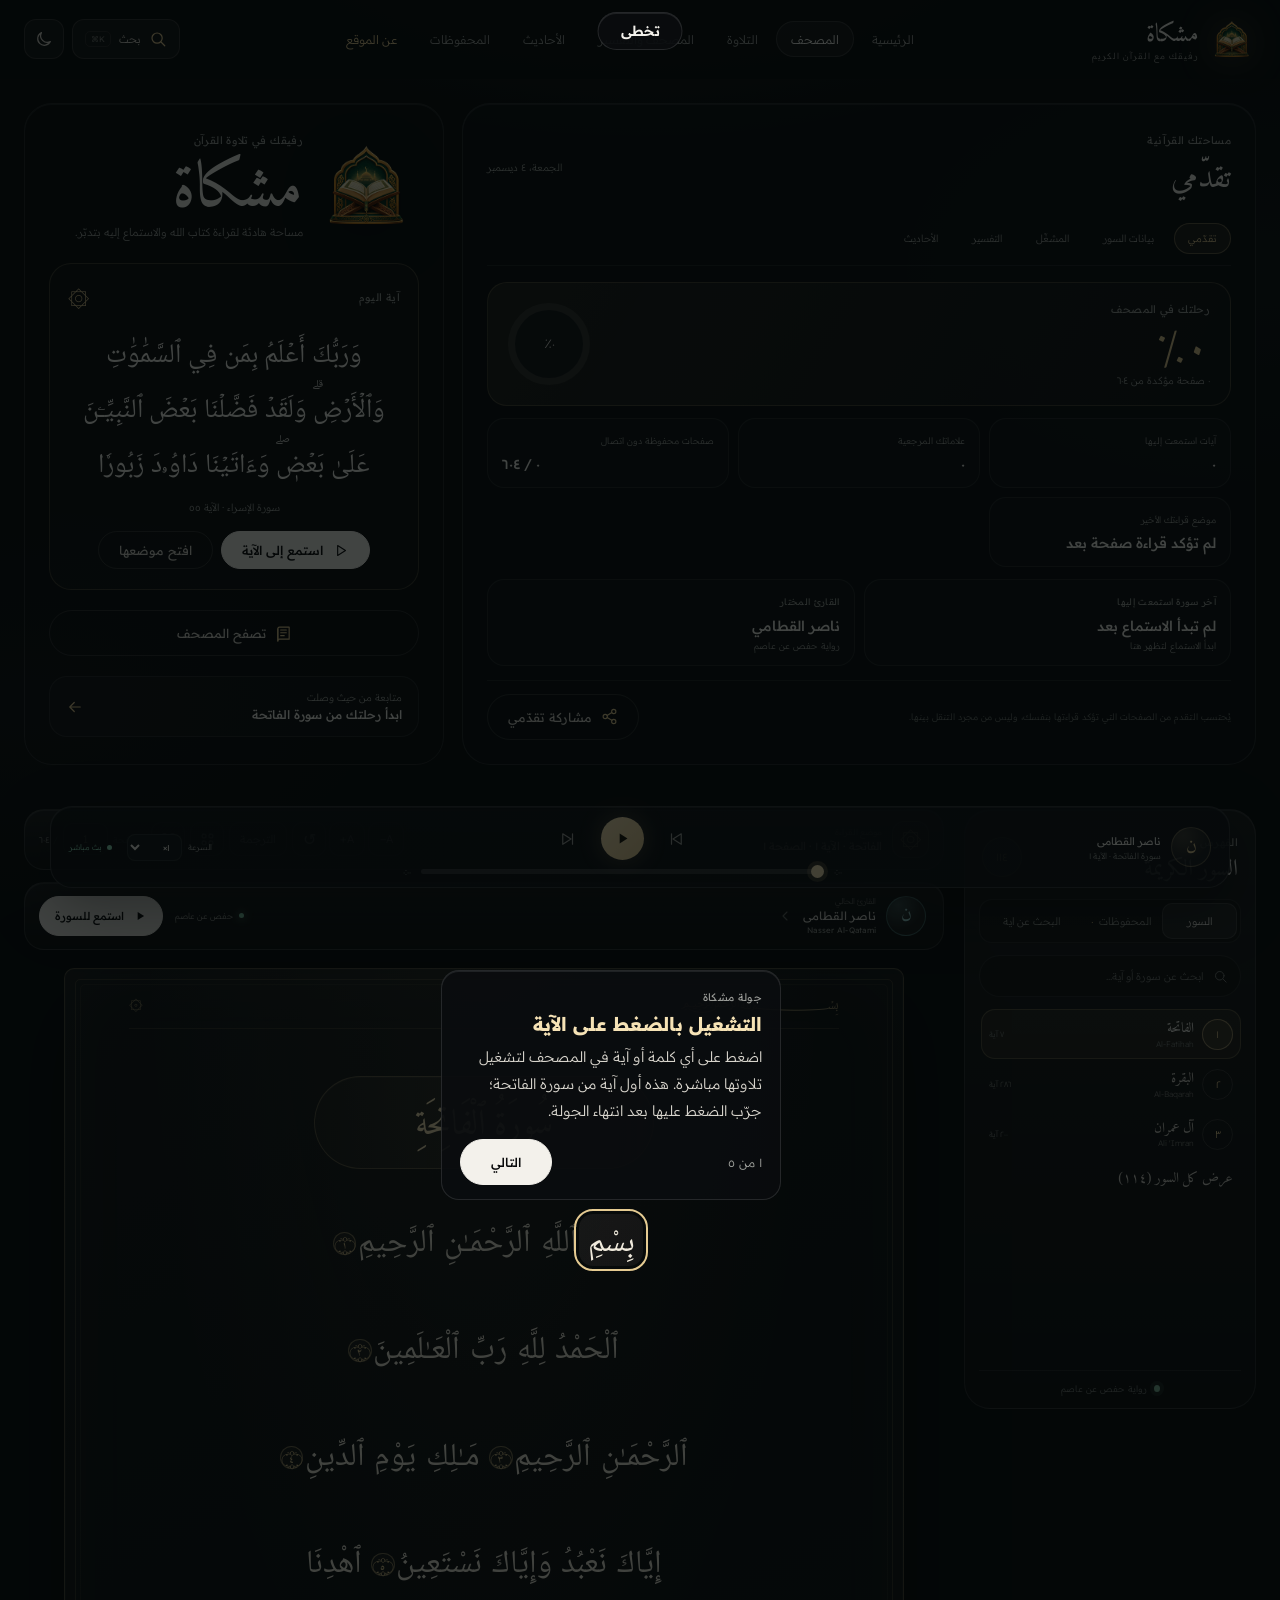
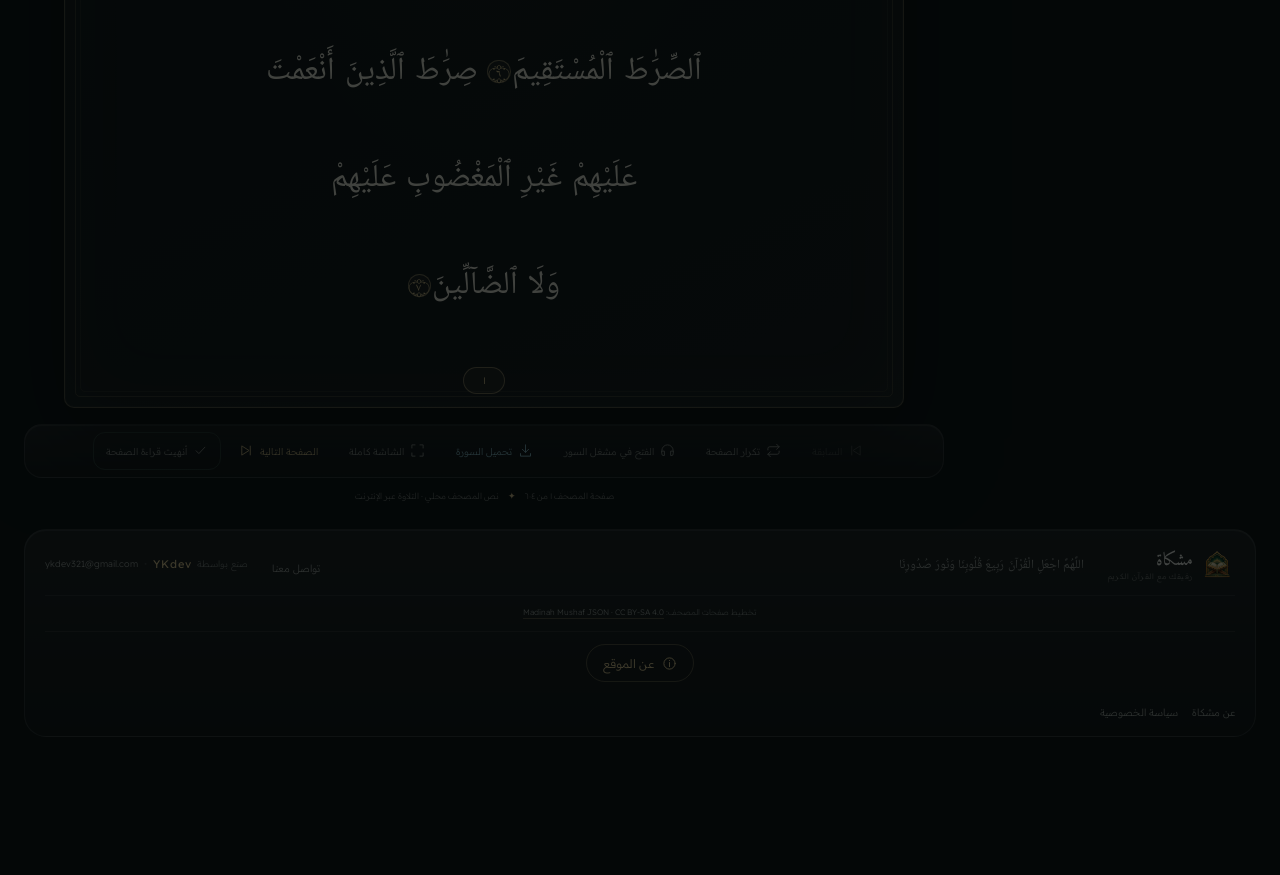
<file: index.html>
<!DOCTYPE html>

<html dir="rtl" lang="ar">
<head>
<meta charset="utf-8"/>
<meta content="width=device-width, initial-scale=1, viewport-fit=cover" name="viewport"/>
<meta content="#08090a" name="theme-color"/>
<meta content="8.5.0" name="application-version"/>
<meta property="og:site_name" content="مشكاة"/>
<meta property="og:type" content="website"/>
<meta property="og:locale" content="ar_AR"/>
<meta property="og:title" content="مشكاة | القرآن الكريم"/>
<meta property="og:description" content="القرآن الكريم — مصحف إلكتروني بتخطيط صفحات مصحف المدينة، وتلاوات متزامنة مع الكلمات، وفهرس كامل للصفحات، وقرّاء برواية حفص عن عاصم."/>
<meta property="og:url" content="https://quran-meshkah.pages.dev/"/>
<meta property="og:image" content="https://quran-meshkah.pages.dev/icons/og-cover.jpg"/>
<meta property="og:image:width" content="1200"/>
<meta property="og:image:height" content="630"/>
<meta property="og:image:alt" content="شعار مشكاة — مصحف إلكتروني للقرآن الكريم"/>
<meta name="twitter:card" content="summary_large_image"/>
<meta name="twitter:title" content="مشكاة | القرآن الكريم"/>
<meta name="twitter:description" content="القرآن الكريم — مصحف إلكتروني بتخطيط صفحات مصحف المدينة، وتلاوات متزامنة مع الكلمات، وفهرس كامل للصفحات، وقرّاء برواية حفص عن عاصم."/>
<meta name="twitter:image" content="https://quran-meshkah.pages.dev/icons/og-cover.jpg"/>

<meta content="القرآن الكريم — مصحف إلكتروني بتخطيط صفحات مصحف المدينة، وتلاوات متزامنة مع الكلمات، وفهرس كامل للصفحات، وقرّاء برواية حفص عن عاصم." name="description"/>
<meta content="dark light" name="color-scheme"/>
<title>مشكاة | القرآن الكريم</title>
<link href="icons/logo-mishkat-256.png" rel="icon" type="image/png"/>
<link href="manifest.webmanifest" rel="manifest"/>
<link as="font" crossorigin="" href="assets/fonts/readex-pro-ar.woff2" rel="preload" type="font/woff2"/>
<link as="font" crossorigin="" href="assets/fonts/noto-naskh-arabic-ar.woff2" rel="preload" type="font/woff2"/>
<script>(function(){try{var d=document.documentElement,q=new URLSearchParams(location.search).get('lite'),K='mishkat.lite.v1';if(q==='1'||q==='0')localStorage.setItem(K,q);else if(q==='auto')localStorage.removeItem(K);var o=localStorage.getItem(K),c=navigator.connection||{},m=navigator.deviceMemory,h=navigator.hardwareConcurrency,r=window.matchMedia&&matchMedia('(prefers-reduced-motion: reduce)').matches,lite=o==='1'?true:o==='0'?false:!!((m&&m<4)||(h&&h<=2)||c.saveData||r);if(lite)d.classList.add('lite')}catch(e){}})();</script>
<link href="assets/styles.css" rel="stylesheet"/>
</head>
<body>
<svg aria-hidden="true" class="svg-sprite" xmlns="http://www.w3.org/2000/svg">
<symbol id="i-book" viewbox="0 0 24 24"><path d="M4 5.5A2.5 2.5 0 0 1 6.5 3H20v17H6.5A2.5 2.5 0 0 0 4 22.5z"></path><path d="M4 5.5v17M8 7h8M8 11h8M8 15h5"></path></symbol>
<symbol id="i-search" viewbox="0 0 24 24"><circle cx="10.8" cy="10.8" r="6.8"></circle><path d="m16 16 5 5"></path></symbol>
<symbol id="i-bookmark" viewbox="0 0 24 24"><path d="M6 4.5A1.5 1.5 0 0 1 7.5 3h9A1.5 1.5 0 0 1 18 4.5V22l-6-4-6 4z"></path></symbol>
<symbol id="i-moon" viewbox="0 0 24 24"><path d="M20.5 15.4A8.8 8.8 0 0 1 8.6 3.5 8.9 8.9 0 1 0 20.5 15.4Z"></path></symbol>
<symbol id="i-sun" viewbox="0 0 24 24"><circle cx="12" cy="12" r="4"></circle><path d="M12 2v2M12 20v2M4.9 4.9l1.4 1.4m11.4 11.4 1.4 1.4M2 12h2m16 0h2M4.9 19.1l1.4-1.4M17.7 6.3l1.4-1.4"></path></symbol>
<symbol id="i-play" viewbox="0 0 24 24"><path d="m8 5 11 7-11 7z"></path></symbol>
<symbol id="i-pause" viewbox="0 0 24 24"><path d="M8 5h3v14H8zM15 5h3v14h-3z"></path></symbol>
<symbol id="i-prev" viewbox="0 0 24 24"><path d="M6 5v14M19 5 8 12l11 7z"></path></symbol>
<symbol id="i-next" viewbox="0 0 24 24"><path d="M18 5v14M5 5l11 7-11 7z"></path></symbol>
<symbol id="i-menu" viewbox="0 0 24 24"><path d="M3 6h18M3 12h18M3 18h18"></path></symbol>
<symbol id="i-close" viewbox="0 0 24 24"><path d="m6 6 12 12M18 6 6 18"></path></symbol>
<symbol id="i-download" viewbox="0 0 24 24"><path d="M12 3v12m-5-5 5 5 5-5M4 17v4h16v-4"></path></symbol>
<symbol id="i-repeat" viewbox="0 0 24 24"><path d="m17 2 4 4-4 4M3 11V9a3 3 0 0 1 3-3h15M7 22l-4-4 4-4m14-1v2a3 3 0 0 1-3 3H3"></path></symbol>
<symbol id="i-chevron" viewbox="0 0 24 24"><path d="m9 18 6-6-6-6"></path></symbol>
<symbol id="i-headphones" viewbox="0 0 24 24"><path d="M3 13v-1a9 9 0 0 1 18 0v1M3 13h4v7H5a2 2 0 0 1-2-2zM21 13h-4v7h2a2 2 0 0 0 2-2z"></path></symbol>
<symbol id="i-share" viewbox="0 0 24 24"><circle cx="18" cy="5" r="3"></circle><circle cx="6" cy="12" r="3"></circle><circle cx="18" cy="19" r="3"></circle><path d="m8.7 10.7 6.6-4.4m-6.6 7 6.6 4.1"></path></symbol>
<symbol id="i-grid" viewbox="0 0 24 24"><rect height="6" rx="1.4" width="6" x="3.5" y="3.5"></rect><rect height="6" rx="1.4" width="6" x="14.5" y="3.5"></rect><rect height="6" rx="1.4" width="6" x="3.5" y="14.5"></rect><rect height="6" rx="1.4" width="6" x="14.5" y="14.5"></rect></symbol>
<symbol id="i-expand" viewbox="0 0 24 24"><path d="M8 3H3v5M16 3h5v5M8 21H3v-5M16 21h5v-5"></path></symbol>
<symbol id="i-collapse" viewbox="0 0 24 24"><path d="M3 8h5V3M21 8h-5V3M3 16h5v5M21 16h-5v5"></path></symbol>
<symbol id="i-check" viewbox="0 0 24 24"><path d="m5 12.5 4.4 4.4L19 6.7"></path></symbol>
<symbol id="i-info" viewbox="0 0 24 24"><circle cx="12" cy="12" r="9"></circle><path d="M12 10.5V17M12 7.2v.2"></path></symbol>
<symbol id="i-mail" viewbox="0 0 24 24"><rect height="14" rx="3" width="18" x="3" y="5"></rect><path d="m4 7 8 6 8-6"></path></symbol>
<symbol id="i-list" viewbox="0 0 24 24"><path d="M8 5h13M8 12h13M8 19h13M3.5 5h.1M3.5 12h.1M3.5 19h.1"></path></symbol>
<symbol id="i-arrow" viewbox="0 0 24 24"><path d="M19 12H5m6-6-6 6 6 6"></path></symbol>
<symbol id="i-spark" viewbox="0 0 24 24"><path d="M12 2.8c.6 5.1 3.1 7.6 8.2 8.2-5.1.6-7.6 3.1-8.2 8.2-.6-5.1-3.1-7.6-8.2-8.2 5.1-.6 7.6-3.1 8.2-8.2Z"></path></symbol>
</svg>
<div class="app">
<header class="topbar" id="topbar">
<div class="topbar-inner">
<button aria-controls="library-panel" aria-expanded="false" aria-label="فتح فهرس السور" class="icon-btn mobile-menu" id="mobile-menu">
<svg><use href="#i-menu"></use></svg>
</button>
<a aria-label="القرآن الكريم — الصفحة الرئيسية" class="brand" href="index.html">
<img alt="" class="brand-logo" height="46" src="icons/logo-mishkat-256.png" width="46"/>
<span class="brand-copy"><strong>مشكاة</strong><small>رفيقك مع القرآن الكريم</small></span>
</a>
<nav aria-label="التنقل الرئيسي" class="main-nav">
<button class="nav-link active" data-nav="home">الرئيسية</button>
<button class="nav-link" data-nav="reader">المصحف</button>
<a aria-label="فتح مشغل السور" class="nav-link" data-nav="listen" href="player.html">التلاوة</a>
<a class="nav-link" href="tafsir.html">المصحف والتفسير</a>
<a class="nav-link" href="hadith.html">الأحاديث</a>
<button class="nav-link" data-nav="saved">المحفوظات</button>
<a class="nav-link nav-about" href="about.html">عن الموقع</a>
</nav>
<div class="topbar-actions">
<button aria-label="بحث في القرآن" class="glass-action search-action" id="search-open">
<svg><use href="#i-search"></use></svg><span>بحث</span><kbd aria-hidden="true">⌘K</kbd>
</button>
<button aria-label="تغيير المظهر" class="glass-icon" id="theme-toggle" title="تغيير المظهر"><svg><use href="#i-moon"></use></svg></button>
</div>
</div>
</header>
<main class="page-shell" id="top">
<section aria-label="لوحة مشكاة الرئيسية" class="home-dashboard" id="home-dashboard">
<div class="home-intro glass-panel">
<div class="home-brand-lockup">
<img alt="شعار مشكاة" height="104" src="icons/logo-mishkat-256.png" width="104"/>
<div><span class="eyebrow">رفيقك في تلاوة القرآن</span><h1>مشكاة</h1><p>مساحة هادئة لقراءة كتاب الله والاستماع إليه بتدبّر.</p></div>
</div>
<div class="daily-verse-box">
<div class="daily-verse-heading"><span class="eyebrow">آية اليوم</span><span class="daily-verse-ornament">۞</span></div>
<blockquote dir="rtl" id="daily-verse-text" lang="ar">يتم تجهيز آية اليوم…</blockquote>
<div class="daily-verse-reference" id="daily-verse-reference">القرآن الكريم</div>
<div class="daily-verse-actions">
<button class="btn btn-primary" id="daily-ayah-play"><svg><use href="#i-play"></use></svg><span>استمع إلى الآية</span></button>
<button class="btn btn-ghost" id="daily-ayah-open">افتح موضعها</button>
</div>
</div>
<button class="btn btn-ghost" id="hero-browse"><svg><use href="#i-book"></use></svg><span>تصفح المصحف</span></button>
<button class="home-continue" id="dashboard-continue"><span>متابعة من حيث وصلت</span><strong id="dashboard-last-read">سورة الفاتحة · الآية ١</strong><svg><use href="#i-arrow"></use></svg></button>
</div>
<div class="dashboard-main glass-panel">
<div class="dashboard-header"><div><span class="eyebrow">مساحتك القرآنية</span><h2 id="dashboard-view-title">تقدّمي</h2></div><span class="dashboard-date" id="dashboard-date"></span></div>
<nav aria-label="أقسام لوحة مشكاة" class="dashboard-tabs">
<button aria-pressed="true" class="dashboard-tab active" data-dashboard-view="progress">تقدّمي</button>
<button aria-pressed="false" class="dashboard-tab" data-dashboard-view="surah">بيانات السور</button>
<button aria-pressed="false" class="dashboard-tab" data-dashboard-view="player">المشغّل</button>
<button aria-pressed="false" class="dashboard-tab" data-dashboard-view="tafsir">التفسير</button>
<button aria-pressed="false" class="dashboard-tab" data-dashboard-view="hadith">الأحاديث</button>
</nav>
<section aria-label="تقدمي" class="dashboard-view active" data-view-panel="progress">
<div class="progress-hero-card">
<div><span class="eyebrow">رحلتك في المصحف</span><strong id="progress-percentage">٠٪</strong><small id="progress-position">الصفحة ١ من ٦٠٤</small></div>
<div aria-label="نسبة التقدم" class="progress-ring" id="progress-ring" role="img"><span id="progress-ring-value">٠٪</span></div>
</div>
<div class="progress-stats-grid">
<article class="progress-stat"><span>آيات استمعت إليها</span><strong id="listened-count">٠</strong></article>
<article class="progress-stat"><span>علاماتك المرجعية</span><strong id="bookmark-total">٠</strong></article>
<article class="progress-stat"><span>صفحات محفوظة دون اتصال</span><strong dir="ltr" id="offline-pages-count">٠ / ٦٠٤</strong></article>
<article class="progress-stat"><span>موضع قراءتك الأخير</span><strong id="progress-last-read">الفاتحة · ١</strong></article>
</div>
<div class="progress-detail-grid">
<article class="progress-detail"><span class="eyebrow">آخر سورة استمعت إليها</span><strong id="last-listened-surah">لم تبدأ الاستماع بعد</strong><small id="last-listened-ayah">—</small></article>
<article class="progress-detail"><span class="eyebrow">القارئ المختار</span><strong id="progress-reciter">—</strong><small>رواية حفص عن عاصم</small></article>
</div>
<div class="progress-page-actions"><p class="dashboard-note">يُحتسب التقدم من الصفحات التي تؤكد قراءتها بنفسك، وليس من مجرد التنقل بينها.</p><button class="btn btn-ghost" id="share-progress-open"><svg><use href="#i-share"></use></svg><span>مشاركة تقدّمي</span></button></div>
</section>
<section aria-label="بيانات السور" class="dashboard-view" data-view-panel="surah" hidden="">
<div class="surah-information-head"><div><span class="eyebrow">معلومات السورة</span><h3 id="surah-info-name">الفاتحة</h3><p id="surah-info-subtitle">السورة رقم ١</p></div><label class="dashboard-select-label">اختر السورة<select aria-label="اختر سورة لعرض بياناتها" id="dashboard-surah-select"></select></label></div>
<div class="surah-info-grid" id="surah-info-grid"></div>
<p class="dashboard-note">نعرض البيانات الثابتة الموجودة في مصدر المصحف. لم نضف سنة نزول هجرية لأن ملفات المشروع لا تتضمن تاريخاً موثقاً موحداً لكل سورة.</p>
<button class="btn btn-ghost" id="surah-info-open">افتح السورة في المصحف</button>
</section>
<section aria-label="مشغل السور في صفحة مستقلة" class="dashboard-view" data-view-panel="player" hidden="">
<div class="player-entry-card">
<div aria-hidden="true" class="player-entry-art"><span>♫</span></div>
<div class="player-entry-copy">
<span class="eyebrow">مشغّل مشكاة</span>
<h3>استمع إلى القرآن كما تحب</h3>
<p>قائمة القرّاء يساراً، والسور يميناً، وتحكّم كامل في التلاوة من صفحة مستقلة.</p>
<a class="btn btn-primary" href="player.html">فتح المشغّل الكامل</a>
</div>
</div>
</section>
<section aria-label="تفسير الآيات" class="dashboard-view" data-view-panel="tafsir" hidden="">
<div class="surah-information-head"><div><span class="eyebrow">معاني الآيات</span><h3>تفسير القرآن الكريم</h3><p>خمسة مصادر من ملفات التفسير المرفقة</p></div></div>
<div class="tafsir-filters"><label class="dashboard-select-label">السورة<select id="tafsir-surah-select"></select></label><label class="dashboard-select-label">رقم الآية<input aria-label="أدخل رقم الآية" id="tafsir-ayah-number" inputmode="numeric" min="1" step="1" type="number" value="1"/></label><label class="dashboard-select-label">المفسّر<select id="tafsir-source-select"><option>التفسير الميسر</option><option>تفسير ابن كثير</option><option>تفسير السعدي</option><option>تفسير القرطبي</option><option>تفسير الطبري</option></select></label></div>
<div class="tafsir-verse-box"><span class="eyebrow">الآية الكريمة</span><p id="tafsir-verse-text"></p></div>
<article class="tafsir-text-card"><header><span class="eyebrow" id="tafsir-source-label">التفسير الميسر</span><button aria-label="استمع إلى الآية" class="icon-btn" id="tafsir-read-ayah" title="استمع إلى الآية">▷</button></header><p id="tafsir-text">اختر سورة وآية لعرض التفسير.</p></article>
<p class="dashboard-note">الملفات مرفقة بالمشروع وتُحمّل سورة واحدة عند الطلب. هذه مجموعة بيانات مجمّعة؛ يُستحسن مراجعة النصوص مقابل طبعات موثوقة من كتب التفسير قبل الاعتماد البحثي.</p>
<a class="btn btn-ghost dashboard-page-link" href="tafsir.html"><svg><use href="#i-book"></use></svg><span>افتح المصحف مع التفسير جنباً إلى جنب</span></a>
</section>
<section aria-label="الأربعون النووية" class="dashboard-view" data-view-panel="hadith" hidden="">
<div class="hadith-heading"><span class="eyebrow">من جوامع الكلم</span><h3 id="hadith-heading-title">مكتبة الأحاديث</h3><p>متون من مجموعات حديثية معروفة، مع إظهار اسم الكتاب ورقم الحديث.</p></div>
<label class="dashboard-select-label hadith-collection-label">مصدر الأحاديث<select id="hadith-collection"><option value="nawawi">الأربعون النووية</option><option value="bukhari">صحيح البخاري</option><option value="muslim">صحيح مسلم</option><option value="abudawud">سنن أبي داود</option><option value="tirmidhi">جامع الترمذي</option><option value="nasai">سنن النسائي</option><option value="ibnmajah">سنن ابن ماجه</option></select></label>
<label class="dashboard-select-label hadith-search-label">ابحث في الأحاديث<input id="hadith-search" placeholder="ابحث بكلمة من الحديث…" type="search"/></label>
<div class="hadith-layout"><div class="hadith-list" id="hadith-list"><p class="dashboard-note">سيتم تجهيز الأحاديث محلياً عند فتح هذا القسم أول مرة.</p></div><article class="hadith-reading-card" id="hadith-reading-card"><span class="eyebrow">الحديث المختار</span><h3 id="hadith-title">الأربعون النووية</h3><p id="hadith-text">اختر كتاباً من القائمة لعرض متونه. تُحمّل المجموعة عند الطلب وتُحفظ محلياً بعد نجاح التنزيل.</p><small id="hadith-reference"></small></article></div>
<p class="dashboard-note">المتون من نسخ عربية منشورة في مشروع Hadith API. بعض كتب السنن تضم الصحيح والحسن والضعيف؛ اسم الكتاب ليس حكماً على درجة كل حديث. اعرض درجة الحديث فقط عندما تكون مرفقة بمرجع موثوق.</p>
<a class="btn btn-ghost dashboard-page-link" href="hadith.html"><svg><use href="#i-list"></use></svg><span>افتح صفحة الأحاديث الكاملة</span></a>
</section>
</div>
</section>
<section aria-label="المصحف وفهرس السور" class="workspace" id="reader">
<aside class="library-panel glass-panel" id="library-panel">
<div class="panel-heading">
<div><span class="eyebrow">الفهرس</span><h2>السور الكريمة</h2></div>
<button aria-label="إغلاق الفهرس" class="icon-btn library-close" id="library-close"><svg><use href="#i-close"></use></svg></button>
<span class="surah-count">١١٤</span>
</div>
<div aria-label="فهرس المصحف" class="library-tabs" role="tablist">
<button aria-selected="true" class="library-tab active" data-library="surahs" role="tab">السور</button>
<button aria-selected="false" class="library-tab" data-library="bookmarks" role="tab">المحفوظات <span id="bookmark-count">٠</span></button>
<button aria-haspopup="dialog" aria-selected="false" class="library-tab" data-library="verse-search" id="verse-search-tab" role="tab" type="button">البحث عن اية</button>
</div>
<label class="search-field">
<svg><use href="#i-search"></use></svg>
<input aria-label="ابحث عن سورة أو آية" autocomplete="off" id="surah-search" placeholder="ابحث عن سورة أو آية..." type="search"/>
</label>
<div aria-live="polite" class="surah-list" id="surah-list"><div class="loading-line">يتم تجهيز الفهرس...</div></div>
<div class="library-footer"><span class="live-dot"></span> رواية حفص عن عاصم</div>
</aside>
<section aria-label="قارئ المصحف" class="reader-column" id="reader-panel">
<div class="reader-top glass-panel">
<div class="reader-position">
<span class="position-emblem">۞</span>
<div><small>موضع القراءة</small><strong id="reader-location-text">سورة الفاتحة · الآية ١</strong></div>
</div>
<div class="reader-tools">
<div aria-label="حجم الخط" class="tool-group">
<button aria-label="تصغير الخط" class="setting-button" id="font-smaller">A−</button>
<button aria-label="تكبير الخط" class="setting-button" id="font-larger">A+</button>
<button aria-label="استعادة حجم الخط المريح" class="setting-button font-reset" id="font-reset" title="استعادة حجم الخط المريح">↺</button>
</div>
<button aria-pressed="false" class="setting-button translation-button" id="translation-toggle">الترجمة</button>
<button aria-label="فهرس صفحات المصحف" class="icon-btn" id="page-index-btn" title="فهرس صفحات المصحف"><svg><use href="#i-grid"></use></svg></button>
<button aria-label="الشاشة كاملة — تكبير صفحة المصحف" class="icon-btn" id="focus-mode-btn" title="الشاشة كاملة"><svg><use href="#i-expand"></use></svg></button>
</div>
<div class="page-jump">
<label for="page-number-input">صفحة</label>
<input aria-label="رقم الصفحة" id="page-number-input" inputmode="numeric" max="604" min="1" type="number" value="1"/>
<span id="page-total">/ ٦٠٤</span>
</div>
</div>
<div class="recitation-bar glass-panel" id="listen">
<button aria-controls="reciter-dialog" aria-haspopup="dialog" class="reciter-current" id="reciter-picker-open">
<span class="avatar" id="reciter-current-avatar">ن</span>
<span class="reciter-current-copy">
<small>القارئ الحالي</small>
<strong id="reciter-current-name">جارٍ التحميل...</strong>
<em id="reciter-current-en">Hafs an Asim</em>
</span>
<svg class="chevron"><use href="#i-chevron"></use></svg>
</button>
<div class="recitation-actions">
<span class="live-badge"><span></span> حفص عن عاصم</span>
<button class="btn btn-listen" id="play-surah"><svg><use href="#i-play"></use></svg><span>استمع للسورة</span></button>
</div>
<select aria-hidden="true" class="sr-only" id="reciter-select" tabindex="-1"></select>
</div>
<div class="reader-message" hidden="" id="reader-message" role="status"></div>
<div class="mushaf-stage" id="mushaf-stage">
<div aria-label="صفحة المصحف" class="mushaf-page" id="mushaf-page">
<div class="mushaf-topline"><span>﷽</span><span class="mushaf-ornament">۞</span></div>
<div class="mushaf-page-heading" id="surah-heading"><span>مصحف المدينة · رواية حفص عن عاصم</span></div>
<div class="mushaf-basmalah" hidden="" id="mushaf-basmalah">بِسْمِ اللَّهِ الرَّحْمَٰنِ الرَّحِيمِ</div>
<div class="quran-content" dir="rtl" id="quran-content" lang="ar"><div class="loading-state">تُفتَح صفحات المصحف...</div></div>
<div class="mushaf-page-footer"><span class="mushaf-page-number" id="mushaf-page-number">١</span></div>
</div>
</div>
<div aria-label="أدوات صفحة المصحف" class="page-actions glass-panel">
<button class="page-tool" id="previous-page" title="الصفحة السابقة"><svg class="mirror-icon"><use href="#i-next"></use></svg><span>السابقة</span></button>
<button aria-pressed="false" class="page-tool repeat-page" id="repeat-page" title="تكرار الصفحة"><svg><use href="#i-repeat"></use></svg><span>تكرار الصفحة</span></button>
<button class="page-tool" id="open-in-surah-player" title="فتح السورة الحالية في المشغل"><svg><use href="#i-headphones"></use></svg><span>الفتح في مشغل السور</span></button>
<button class="page-tool download-audio" id="download-surah-audio" title="تحميل ملف MP3 للسورة الحالية"><svg><use href="#i-download"></use></svg><span>تحميل السورة</span></button>
<button class="page-tool" id="focus-page-btn" title="الشاشة كاملة — تكبير صفحة المصحف"><svg><use href="#i-expand"></use></svg><span>الشاشة كاملة</span></button>
<button class="page-tool next-page" id="next-page" title="الصفحة التالية"><span>الصفحة التالية</span><svg><use href="#i-next"></use></svg></button>
<button aria-pressed="false" class="page-tool page-read-confirm" id="confirm-page-read" title="تأكيد أنك قرأت هذه الصفحة"><svg><use href="#i-check"></use></svg><span>أنهيت قراءة الصفحة</span></button></div>
<div class="page-status"><span id="page-counter">الصفحة ١ من ٦٠٤</span><span class="page-status-separator">✦</span><span>نص المصحف محلي · التلاوة عبر الإنترنت</span></div>
</section>
</section>
<footer class="site-footer glass-panel">
<div class="footer-brand">
<img alt="" height="34" src="icons/logo-mishkat-256.png" width="34"/>
<div><strong>مشكاة</strong><small>رفيقك مع القرآن الكريم</small></div>
</div>
<p class="footer-dua">اللَّهُمَّ اجْعَلِ الْقُرْآنَ رَبِيعَ قُلُوبِنَا وَنُورَ صُدُورِنَا</p>
<div class="footer-links">
<a href="mailto:ykdev321@gmail.com">تواصل معنا</a>
</div>
<div class="footer-credit"><span>صنع بواسطة</span><strong>YKdev</strong><i>•</i><a href="mailto:ykdev321@gmail.com">ykdev321@gmail.com</a></div>
<div class="footer-sources">تخطيط صفحات المصحف: <a href="https://github.com/ouryhamdalaye/madinah-mushaf-json" rel="noopener" target="_blank">Madinah Mushaf JSON · CC BY-SA 4.0</a></div>
<div class="footer-about-bottom"><a aria-label="اقرأ عن موقع مشكاة" href="about.html"><svg><use href="#i-info"></use></svg><span>عن الموقع</span></a></div>
<nav aria-label="روابط الموقع" class="footer-links"><a href="about.html">عن مشكاة</a><a href="privacy.html">سياسة الخصوصية</a></nav></footer>
</main>
</div>
<div class="focus-bar glass-panel" hidden="" id="mushaf-focus-bar">
<button aria-label="إغلاق عرض المصحف الكامل" class="icon-btn focus-exit" id="focus-exit"><svg><use href="#i-close"></use></svg></button>
<div class="focus-title"><span class="eyebrow">الشاشة كاملة</span><strong id="focus-title-text">الصفحة ١ من ٦٠٤</strong></div>
<div class="focus-controls">
<button aria-label="الصفحة السابقة" class="icon-btn" id="focus-prev"><svg class="mirror-icon"><use href="#i-next"></use></svg></button>
<label class="focus-page-jump"><input aria-label="رقم الصفحة" id="focus-page-input" inputmode="numeric" max="604" min="1" type="number" value="1"/><span id="focus-page-total">/ ٦٠٤</span></label>
<button aria-label="الصفحة التالية" class="icon-btn" id="focus-next"><svg><use href="#i-next"></use></svg></button>
<span aria-hidden="true" class="focus-divider"></span>
<button aria-label="تصغير الخط" class="setting-button" id="focus-zoom-out">A−</button>
<button aria-label="تكبير الخط" class="setting-button" id="focus-zoom-in">A+</button>
<button aria-label="استعادة حجم الخط المريح" class="setting-button font-reset" id="focus-zoom-reset" title="استعادة حجم الخط المريح">↺</button>
<button class="focus-chip" id="focus-page-index"><svg><use href="#i-grid"></use></svg><span>الفهرس</span></button>
<button aria-label="ملء الشاشة" class="icon-btn" id="focus-fullscreen" title="ملء الشاشة"><svg><use href="#i-expand"></use></svg></button>
</div>
</div>
<section aria-label="مشغل التلاوة" class="player-dock glass-panel" id="player-dock">
<div class="player-info">
<div class="player-avatar" id="player-avatar">ق</div>
<div class="player-track"><strong id="player-reciter">اختر قارئًا</strong><span id="player-surah">جاهز للاستماع</span></div>
</div>
<div class="player-center">
<div class="player-controls">
<button aria-label="الآية السابقة" class="player-control" id="previous-ayah"><svg><use href="#i-prev"></use></svg></button>
<button aria-label="تشغيل" class="player-main" id="player-toggle"><svg><use href="#i-play"></use></svg></button>
<button aria-label="الآية التالية" class="player-control" id="next-ayah"><svg><use href="#i-next"></use></svg></button>
</div>
<div class="progress-row"><span id="current-time">٠:٠٠</span><input aria-label="موضع التلاوة" id="audio-progress" max="1000" min="0" type="range" value="0"/><span id="total-time">٠:٠٠</span></div>
</div>
<div class="player-extra">
<label class="speed-wrap"><span>السرعة</span><select aria-label="سرعة التشغيل" id="playback-speed"><option value="0.75">٠٫٧٥×</option><option value="0.9">٠٫٩×</option><option selected="" value="1">١×</option><option value="1.1">١٫١×</option><option value="1.25">١٫٢٥×</option></select></label>
<div class="stream-badge"><span></span> بث مباشر</div>
</div>
</section>
<div aria-label="إجراءات الآية المحددة" class="ayah-selection-menu glass-panel" hidden="" id="ayah-selection-menu" role="menu">
<button id="selection-copy" role="menuitem" type="button">نسخ الآية</button>
<button id="selection-play" role="menuitem" type="button">تشغيل الآية</button>
<button id="selection-tafsir" role="menuitem" type="button">فتح في التفسير</button></div>
<audio id="audio" preload="none"></audio>
<div class="search-overlay" hidden="" id="search-overlay">
<div class="search-backdrop" data-close-search=""></div>
<section aria-labelledby="search-title" aria-modal="true" class="search-dialog glass-panel" role="dialog">
<div class="search-dialog-head">
<div><span class="eyebrow">بحث في كتاب الله</span><h2 id="search-title">ابحث عن آية أو سورة</h2></div>
<button aria-label="إغلاق البحث" class="icon-btn" id="search-close"><svg><use href="#i-close"></use></svg></button>
</div>
<label class="global-search-box"><svg><use href="#i-search"></use></svg><input autocomplete="off" id="global-search" placeholder="اكتب كلمة أو جزءًا من آية..." type="search"/></label>
<div class="search-hint">البحث يعمل من نص القرآن المخزّن داخل الموقع. <kbd>/</kbd> للفتح السريع.</div>
<div class="search-results" id="search-results"><div class="search-empty">ابدأ بكتابة كلمة للبحث.</div></div>
</section>
</div>
<div class="modal-layer" hidden="" id="reciter-dialog">
<div class="modal-scrim" data-close-reciter=""></div>
<section aria-labelledby="reciter-dialog-title" aria-modal="true" class="modal-card reciter-dialog-card glass-panel" role="dialog">
<header class="modal-head">
<div><span class="eyebrow">قائمة القرّاء</span><h2 id="reciter-dialog-title">اختر تلاوتك</h2><p>اثنا عشر قارئًا برواية حفص عن عاصم، مع تزامن الكلمات للعشرة الأوائل.</p></div>
<button aria-label="إغلاق قائمة القرّاء" class="icon-btn" id="reciter-dialog-close"><svg><use href="#i-close"></use></svg></button>
</header>
<div class="reciter-picker" id="reciter-grid"><div class="loading-line">يتم تجهيز القرّاء...</div></div>
<p class="modal-note"><span class="live-dot"></span> التلاوات تُبث من مصادرها الأصلية عند الطلب، ولا تُخزَّن ملفات الصوت داخل الموقع.</p>
</section>
</div>
<div class="modal-layer" hidden="" id="page-index-dialog">
<div class="modal-scrim" data-close-page-index=""></div>
<section aria-labelledby="page-index-title" aria-modal="true" class="modal-card page-index-card glass-panel" role="dialog">
<header class="modal-head">
<div><span class="eyebrow">فهرس المصحف</span><h2 id="page-index-title">٦٠٤ صفحات</h2><p>تنقّل بين صفحات مصحف المدينة كاملة، أو ابحث برقم الصفحة.</p></div>
<button aria-label="إغلاق فهرس الصفحات" class="icon-btn" id="page-index-close"><svg><use href="#i-close"></use></svg></button>
</header>
<label class="search-field page-index-search"><svg><use href="#i-search"></use></svg><input aria-label="ابحث برقم الصفحة" autocomplete="off" id="page-index-search" inputmode="numeric" placeholder="ابحث برقم الصفحة..." type="search"/></label>
<div class="page-index-grid" id="page-index-grid"></div>
</section>
</div>
<button aria-label="إغلاق الفهرس" class="drawer-scrim" hidden="" id="library-scrim"></button>
<div aria-live="polite" class="toast" id="toast" role="status"></div>
<script defer="" src="assets/app.js"></script>
<div class="modal-layer" hidden="" id="progress-share-dialog">
<div class="modal-scrim" data-close-progress-share=""></div>
<section aria-labelledby="progress-share-title" aria-modal="true" class="modal-card progress-share-card glass-panel" role="dialog">
<header class="modal-head"><div><span class="eyebrow">بطاقة من رحلتك</span><h2 id="progress-share-title">شارك تقدّمك مع القرآن</h2></div><button aria-label="إغلاق" class="icon-btn" id="progress-share-close"><svg><use href="#i-close"></use></svg></button></header>
<label class="dashboard-select-label">الاسم الذي سيظهر على البطاقة<input autocomplete="name" id="progress-share-name" maxlength="40" placeholder="اكتب اسمك" required="" type="text"/></label>
<p class="dashboard-note">ستُنشأ صورة PNG على جهازك. لا يُرسل اسمك أو سجل قراءتك إلى أي خادم.</p>
<div class="progress-share-actions"><button class="btn btn-ghost" id="progress-share-cancel">إلغاء</button><button class="btn btn-primary" id="progress-share-generate"><svg><use href="#i-download"></use></svg><span>إنشاء الصورة</span></button></div>
</section>
</div></body>
</html>
</file>
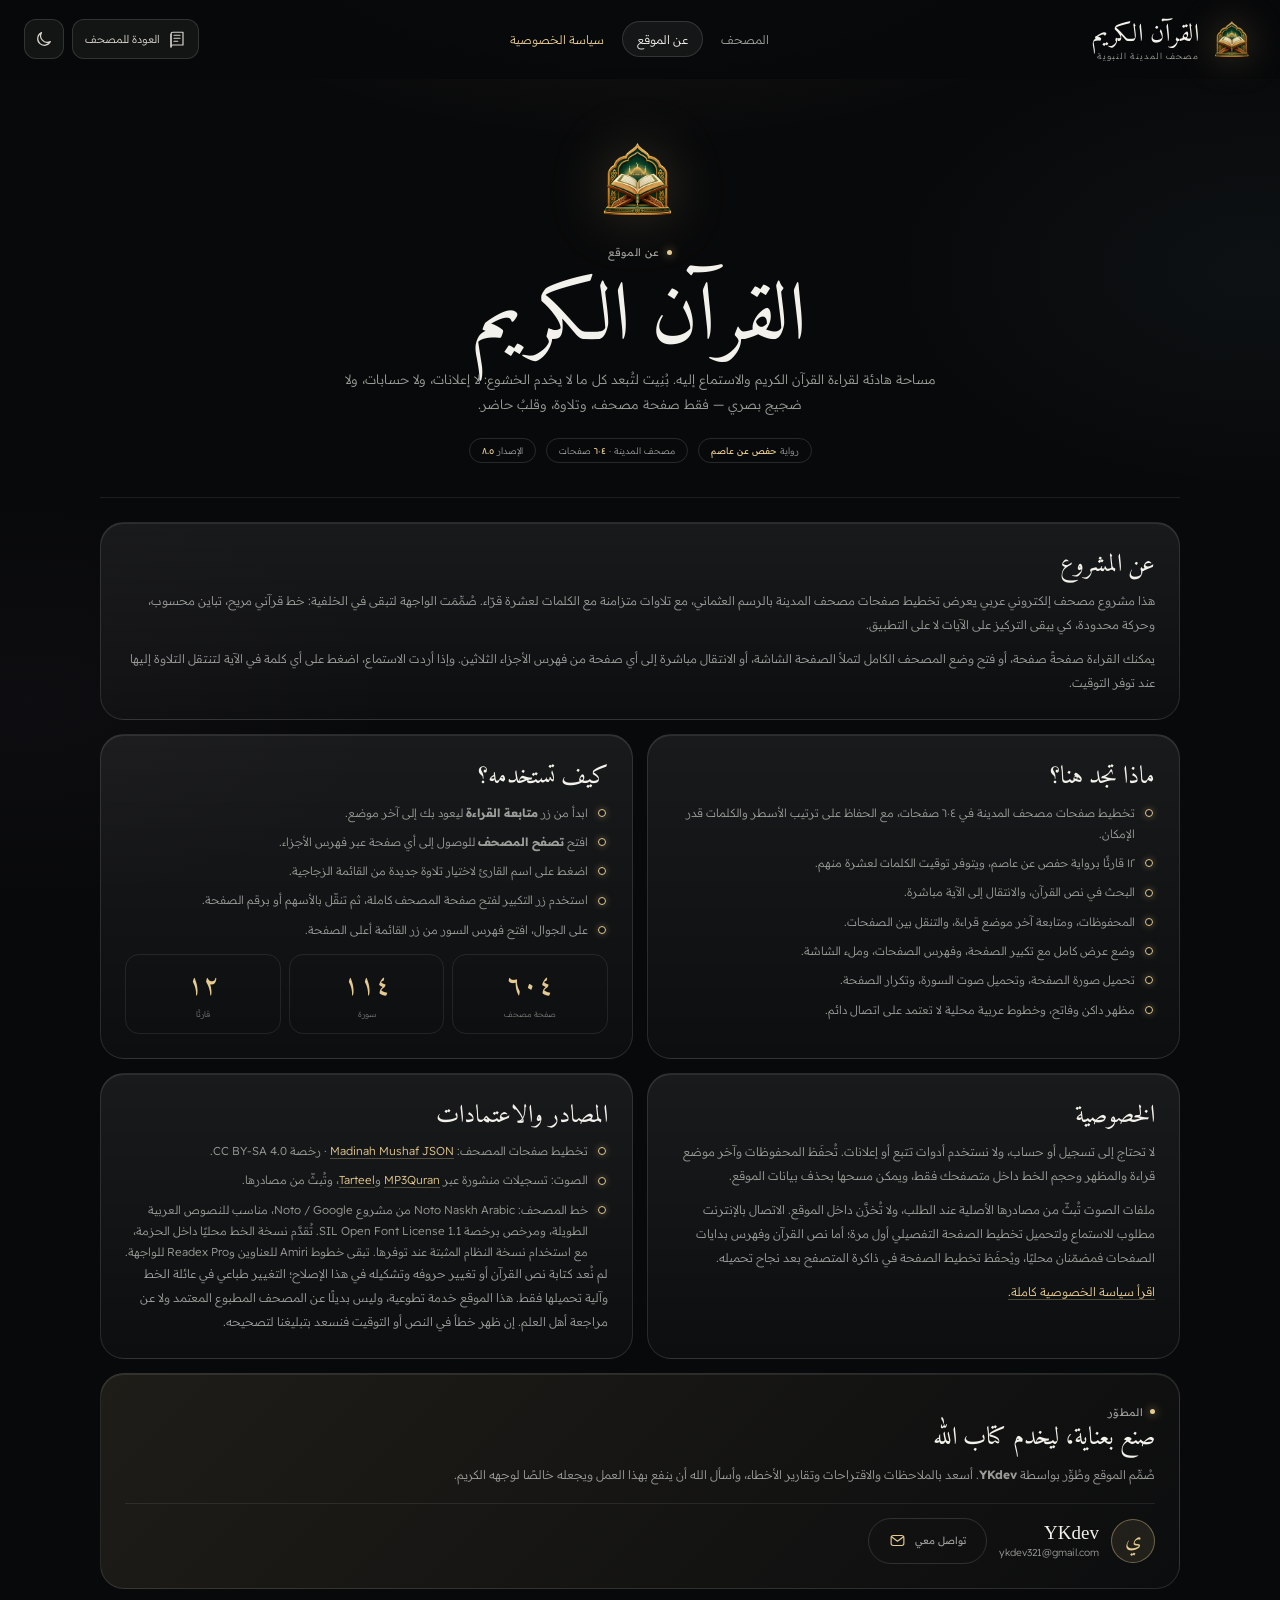
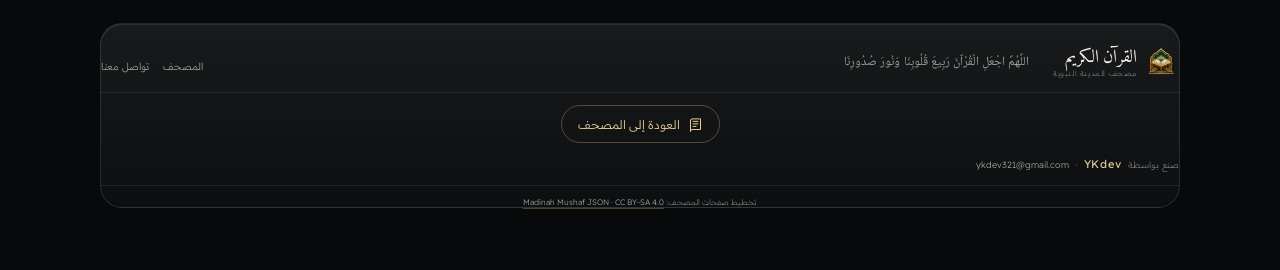
<file: about.html>
<!DOCTYPE html>

<html dir="rtl" lang="ar">
<head>
<meta charset="utf-8"/>
<meta content="width=device-width, initial-scale=1, viewport-fit=cover" name="viewport"/>
<meta content="#08090a" name="theme-color"/>
<meta content="8.5.0" name="application-version"/>
<meta property="og:site_name" content="مشكاة"/>
<meta property="og:type" content="website"/>
<meta property="og:locale" content="ar_AR"/>
<meta property="og:title" content="عن الموقع | القرآن الكريم"/>
<meta property="og:description" content="عن القرآن الكريم — مصحف إلكتروني يجمع القراءة والتلاوة المتزامنة مع الكلمات وفهرس الصفحات، من تطوير YKdev."/>
<meta property="og:url" content="https://quran-meshkah.pages.dev/about"/>
<meta property="og:image" content="https://quran-meshkah.pages.dev/icons/og-cover.jpg"/>
<meta property="og:image:width" content="1200"/>
<meta property="og:image:height" content="630"/>
<meta property="og:image:alt" content="شعار مشكاة — مصحف إلكتروني للقرآن الكريم"/>
<meta name="twitter:card" content="summary_large_image"/>
<meta name="twitter:title" content="عن الموقع | القرآن الكريم"/>
<meta name="twitter:description" content="عن القرآن الكريم — مصحف إلكتروني يجمع القراءة والتلاوة المتزامنة مع الكلمات وفهرس الصفحات، من تطوير YKdev."/>
<meta name="twitter:image" content="https://quran-meshkah.pages.dev/icons/og-cover.jpg"/>

<meta content="عن القرآن الكريم — مصحف إلكتروني يجمع القراءة والتلاوة المتزامنة مع الكلمات وفهرس الصفحات، من تطوير YKdev." name="description"/>
<meta content="dark light" name="color-scheme"/>
<title>عن الموقع | القرآن الكريم</title>
<link href="icons/favicon.svg" rel="icon" type="image/svg+xml"/>
<link href="manifest.webmanifest" rel="manifest"/>
<link as="font" crossorigin="" href="assets/fonts/readex-pro-ar.woff2" rel="preload" type="font/woff2"/>
<script>(function(){try{var d=document.documentElement,q=new URLSearchParams(location.search).get('lite'),K='mishkat.lite.v1';if(q==='1'||q==='0')localStorage.setItem(K,q);else if(q==='auto')localStorage.removeItem(K);var o=localStorage.getItem(K),c=navigator.connection||{},m=navigator.deviceMemory,h=navigator.hardwareConcurrency,r=window.matchMedia&&matchMedia('(prefers-reduced-motion: reduce)').matches,lite=o==='1'?true:o==='0'?false:!!((m&&m<4)||(h&&h<=2)||c.saveData||r);if(lite)d.classList.add('lite')}catch(e){}})();</script>
<link href="assets/styles.css" rel="stylesheet"/>
</head>
<body class="about-page">
<svg aria-hidden="true" class="svg-sprite" xmlns="http://www.w3.org/2000/svg">
<symbol id="i-moon" viewbox="0 0 24 24"><path d="M20.5 15.4A8.8 8.8 0 0 1 8.6 3.5 8.9 8.9 0 1 0 20.5 15.4Z"></path></symbol>
<symbol id="i-sun" viewbox="0 0 24 24"><circle cx="12" cy="12" r="4"></circle><path d="M12 2v2M12 20v2M4.9 4.9l1.4 1.4m11.4 11.4 1.4 1.4M2 12h2m16 0h2M4.9 19.1l1.4-1.4M17.7 6.3l1.4-1.4"></path></symbol>
<symbol id="i-arrow" viewbox="0 0 24 24"><path d="M19 12H5m6-6-6 6 6 6"></path></symbol>
<symbol id="i-book" viewbox="0 0 24 24"><path d="M4 5.5A2.5 2.5 0 0 1 6.5 3H20v17H6.5A2.5 2.5 0 0 0 4 22.5z"></path><path d="M4 5.5v17M8 7h8M8 11h8M8 15h5"></path></symbol>
<symbol id="i-headphones" viewbox="0 0 24 24"><path d="M3 13v-1a9 9 0 0 1 18 0v1M3 13h4v7H5a2 2 0 0 1-2-2zM21 13h-4v7h2a2 2 0 0 0 2-2z"></path></symbol>
<symbol id="i-shield" viewbox="0 0 24 24"><path d="M12 3 5 6v5c0 4.5 3 8.2 7 10 4-1.8 7-5.5 7-10V6z"></path><path d="m9 12 2.2 2.2L15.5 10"></path></symbol>
<symbol id="i-spark" viewbox="0 0 24 24"><path d="M12 2.8c.6 5.1 3.1 7.6 8.2 8.2-5.1.6-7.6 3.1-8.2 8.2-.6-5.1-3.1-7.6-8.2-8.2 5.1-.6 7.6-3.1 8.2-8.2Z"></path></symbol>
<symbol id="i-mail" viewbox="0 0 24 24"><rect height="14" rx="3" width="18" x="3" y="5"></rect><path d="m4 7 8 6 8-6"></path></symbol>
</svg>
<header class="topbar" id="topbar">
<div class="topbar-inner">
<a aria-label="العودة إلى المصحف" class="icon-btn mobile-menu" href="index.html">
<svg class="mirror-icon"><use href="#i-arrow"></use></svg>
</a>
<a aria-label="القرآن الكريم — الصفحة الرئيسية" class="brand" href="index.html">
<img alt="" class="brand-logo" height="46" src="icons/logo-mishkat-256.png" width="46"/>
<span class="brand-copy"><strong>القرآن الكريم</strong><small>مصحف المدينة النبوية</small></span>
</a>
<nav aria-label="التنقل الرئيسي" class="main-nav">
<a class="nav-link" href="index.html">المصحف</a>
<a aria-current="page" class="nav-link nav-about active" href="about.html">عن الموقع</a>
<a class="nav-link nav-about" href="privacy.html">سياسة الخصوصية</a></nav>
<div class="topbar-actions">
<a class="glass-action" href="index.html"><svg><use href="#i-book"></use></svg><span>العودة للمصحف</span></a>
<button aria-label="تغيير المظهر" class="glass-icon" id="theme-toggle" title="تغيير المظهر"><svg><use href="#i-moon"></use></svg></button>
</div>
</div>
</header>
<main class="about-shell">
<section aria-labelledby="about-title" class="about-hero">
<img alt="" class="about-logo" height="92" src="icons/logo-mishkat-256.png" width="92"/>
<span class="eyebrow"><span class="eyebrow-dot"></span> عن الموقع</span>
<h1 id="about-title">القرآن الكريم</h1>
<p>مساحة هادئة لقراءة القرآن الكريم والاستماع إليه. بُنِيت لتُبعد كل ما لا يخدم الخشوع: لا إعلانات، ولا حسابات، ولا ضجيج بصري — فقط صفحة مصحف، وتلاوة، وقلبٌ حاضر.</p>
<div class="about-meta">
<span>رواية <strong>حفص عن عاصم</strong></span>
<span>مصحف المدينة · <strong>٦٠٤</strong> صفحات</span>
<span>الإصدار <strong>٨.٥</strong></span>
</div>
</section>
<div class="about-grid">
<section class="about-card glass-panel wide">
<h2>عن المشروع</h2>
<p>هذا مشروع مصحف إلكتروني عربي يعرض تخطيط صفحات مصحف المدينة بالرسم العثماني، مع تلاوات متزامنة مع الكلمات لعشرة قرّاء. صُمِّمَت الواجهة لتبقى في الخلفية: خط قرآني مريح، تباين محسوب، وحركة محدودة، كي يبقى التركيز على الآيات لا على التطبيق.</p>
<p>يمكنك القراءة صفحةً صفحة، أو فتح وضع المصحف الكامل لتملأ الصفحة الشاشة، أو الانتقال مباشرة إلى أي صفحة من فهرس الأجزاء الثلاثين. وإذا أردت الاستماع، اضغط على أي كلمة في الآية لتنتقل التلاوة إليها عند توفر التوقيت.</p>
</section>
<section class="about-card glass-panel">
<h2>ماذا تجد هنا؟</h2>
<ul>
<li>تخطيط صفحات مصحف المدينة في ٦٠٤ صفحات، مع الحفاظ على ترتيب الأسطر والكلمات قدر الإمكان.</li>
<li>١٢ قارئًا برواية حفص عن عاصم، ويتوفر توقيت الكلمات لعشرة منهم.</li>
<li>البحث في نص القرآن، والانتقال إلى الآية مباشرة.</li>
<li>المحفوظات، ومتابعة آخر موضع قراءة، والتنقل بين الصفحات.</li>
<li>وضع عرض كامل مع تكبير الصفحة، وفهرس الصفحات، وملء الشاشة.</li>
<li>تحميل صورة الصفحة، وتحميل صوت السورة، وتكرار الصفحة.</li>
<li>مظهر داكن وفاتح، وخطوط عربية محلية لا تعتمد على اتصال دائم.</li>
</ul>
</section>
<section class="about-card glass-panel">
<h2>كيف تستخدمه؟</h2>
<ul>
<li>ابدأ من زر <strong>متابعة القراءة</strong> ليعود بك إلى آخر موضع.</li>
<li>افتح <strong>تصفح المصحف</strong> للوصول إلى أي صفحة عبر فهرس الأجزاء.</li>
<li>اضغط على اسم القارئ لاختيار تلاوة جديدة من القائمة الزجاجية.</li>
<li>استخدم زر التكبير لفتح صفحة المصحف كاملة، ثم تنقّل بالأسهم أو برقم الصفحة.</li>
<li>على الجوال، افتح فهرس السور من زر القائمة أعلى الصفحة.</li>
</ul>
<div aria-label="أرقام سريعة" class="about-stats">
<div class="about-stat"><strong>٦٠٤</strong><span>صفحة مصحف</span></div>
<div class="about-stat"><strong>١١٤</strong><span>سورة</span></div>
<div class="about-stat"><strong>١٢</strong><span>قارئًا</span></div>
</div>
</section>
<section class="about-card glass-panel">
<h2>الخصوصية</h2>
<p>لا تحتاج إلى تسجيل أو حساب، ولا نستخدم أدوات تتبع أو إعلانات. تُحفَظ المحفوظات وآخر موضع قراءة والمظهر وحجم الخط داخل متصفحك فقط، ويمكن مسحها بحذف بيانات الموقع.</p>
<p>ملفات الصوت تُبثّ من مصادرها الأصلية عند الطلب، ولا تُخزَّن داخل الموقع. الاتصال بالإنترنت مطلوب للاستماع ولتحميل تخطيط الصفحة التفصيلي أول مرة؛ أما نص القرآن وفهرس بدايات الصفحات فمضمّنان محليًا، ويُحفَظ تخطيط الصفحة في ذاكرة المتصفح بعد نجاح تحميله.</p>
<p><a href="privacy.html">اقرأ سياسة الخصوصية كاملة.</a></p></section>
<section class="about-card glass-panel">
<h2>المصادر والاعتمادات</h2>
<ul>
<li>تخطيط صفحات المصحف: <a href="https://github.com/ouryhamdalaye/madinah-mushaf-json" rel="noopener" target="_blank">Madinah Mushaf JSON</a> · رخصة CC BY-SA 4.0.</li>
<li>الصوت: تسجيلات منشورة عبر <a href="https://mp3quran.net/" rel="noopener" target="_blank">MP3Quran</a> و<a href="https://tarteel.app/" rel="noopener" target="_blank">Tarteel</a>، وتُبثّ من مصادرها.</li>
<li>خط المصحف: Noto Naskh Arabic من مشروع Noto / Google، مناسب للنصوص العربية الطويلة، ومرخص برخصة SIL Open Font License 1.1. تُقدَّم نسخة الخط محليًا داخل الحزمة، مع استخدام نسخة النظام المثبتة عند توفرها. تبقى خطوط Amiri للعناوين وReadex Pro للواجهة.</li>
</ul>
<p>لم نُعد كتابة نص القرآن أو تغيير حروفه وتشكيله في هذا الإصلاح؛ التغيير طباعي في عائلة الخط وآلية تحميلها فقط. هذا الموقع خدمة تطوعية، وليس بديلًا عن المصحف المطبوع المعتمد ولا عن مراجعة أهل العلم. إن ظهر خطأ في النص أو التوقيت فنسعد بتبليغنا لتصحيحه.</p>
</section>
<section aria-labelledby="dev-title" class="about-card glass-panel wide dev-card">
<span class="eyebrow"><span class="eyebrow-dot"></span> المطوّر</span>
<h2 id="dev-title">صنع بعناية، ليخدم كتاب الله</h2>
<p>صُمِّم الموقع وطُوِّر بواسطة <strong>YKdev</strong>. أسعد بالملاحظات والاقتراحات وتقارير الأخطاء، وأسأل الله أن ينفع بهذا العمل ويجعله خالصًا لوجهه الكريم.</p>
<div class="dev-signature">
<span aria-hidden="true" class="dev-avatar">ي</span>
<div>
<strong>YKdev</strong>
<a href="mailto:ykdev321@gmail.com">ykdev321@gmail.com</a>
</div>
<a class="btn btn-ghost" href="mailto:ykdev321@gmail.com" style="margin-inline-start:auto">
<svg><use href="#i-mail"></use></svg><span>تواصل معي</span>
</a>
</div>
</section>
</div>
<footer class="site-footer about-footer glass-panel">
<div class="footer-brand">
<img alt="" height="34" src="icons/logo-mishkat-256.png" width="34"/>
<div><strong>القرآن الكريم</strong><small>مصحف المدينة النبوية</small></div>
</div>
<p class="footer-dua">اللَّهُمَّ اجْعَلِ الْقُرْآنَ رَبِيعَ قُلُوبِنَا وَنُورَ صُدُورِنَا</p>
<div class="footer-links">
<a href="index.html">المصحف</a>
<a href="mailto:ykdev321@gmail.com">تواصل معنا</a>
</div>
<div class="footer-about-bottom"><a aria-label="العودة إلى المصحف" href="index.html"><svg><use href="#i-book"></use></svg><span>العودة إلى المصحف</span></a></div>
<div class="footer-credit"><span>صنع بواسطة</span><strong>YKdev</strong><i>•</i><a href="mailto:ykdev321@gmail.com">ykdev321@gmail.com</a></div>
<div class="footer-sources">تخطيط صفحات المصحف: <a href="https://github.com/ouryhamdalaye/madinah-mushaf-json" rel="noopener" target="_blank">Madinah Mushaf JSON · CC BY-SA 4.0</a></div>
</footer>
</main>
<div aria-live="polite" class="toast" id="toast" role="status"></div>
<script defer="" src="assets/about.js"></script>
<script defer="" src="assets/audio-continuity.js"></script>
</body>
</html>
</file>
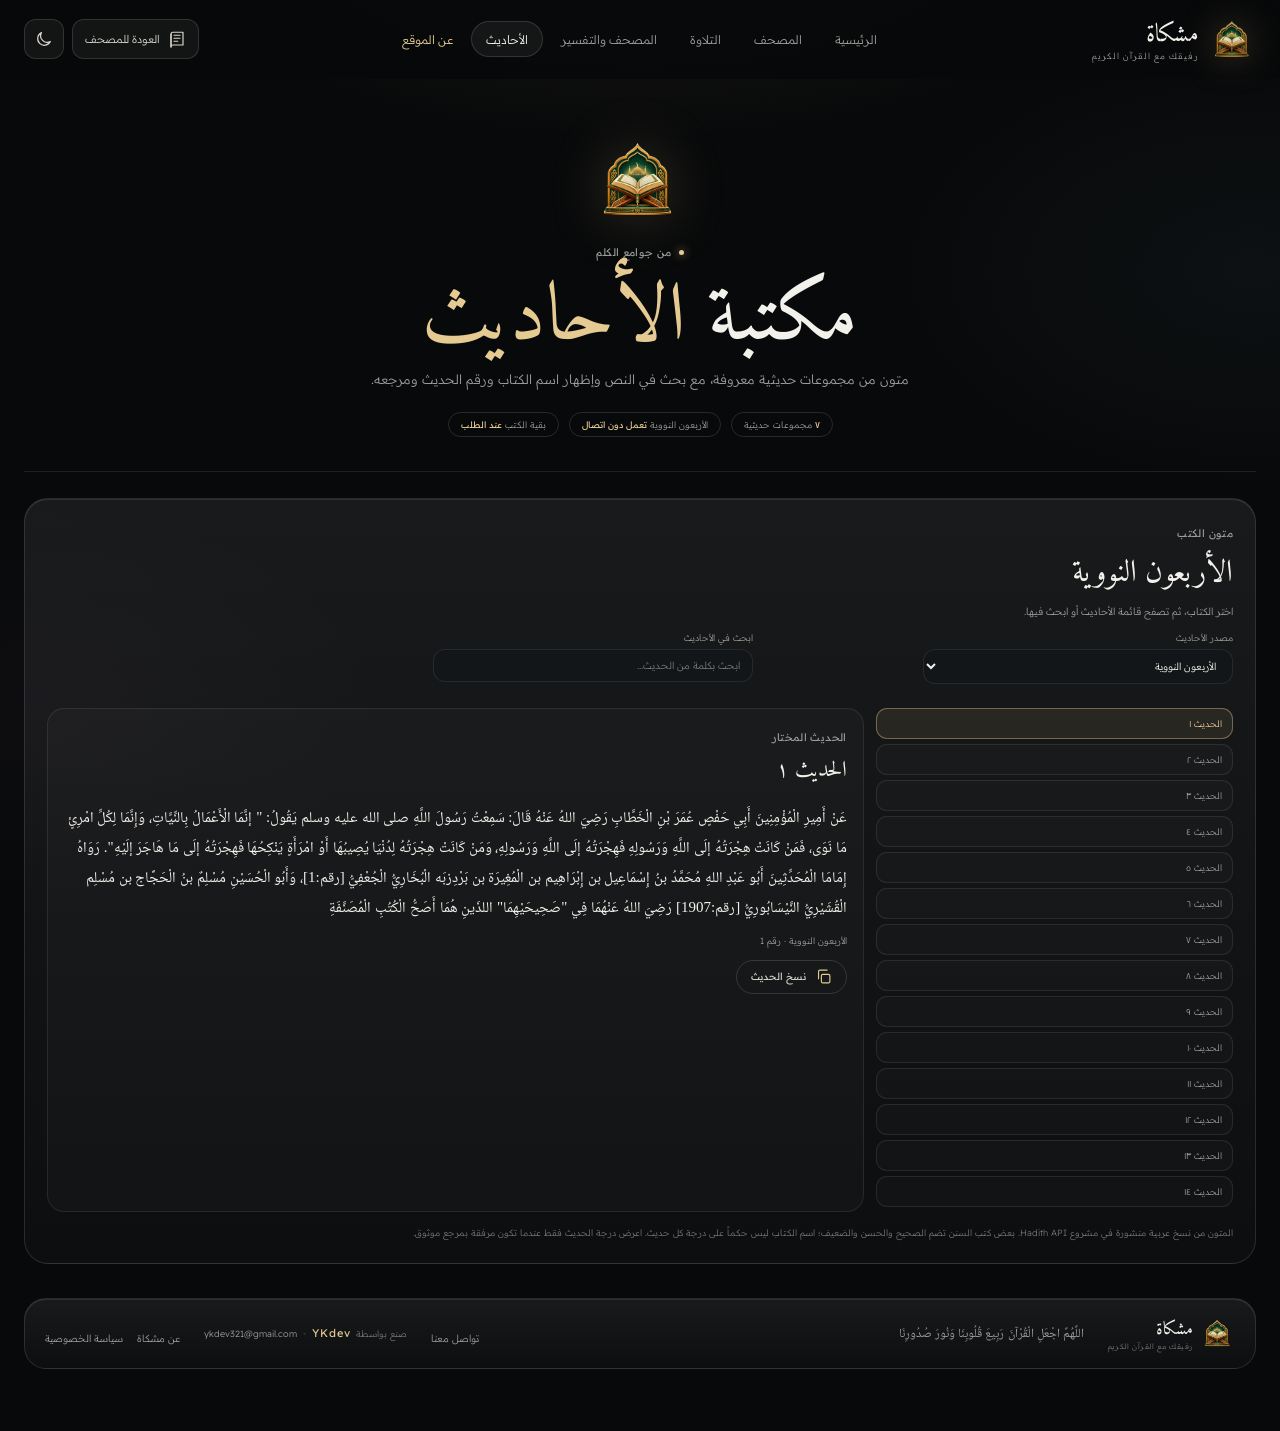
<file: hadith.html>
<!DOCTYPE html>

<html dir="rtl" lang="ar">
<head>
<meta charset="utf-8"/>
<meta content="width=device-width, initial-scale=1, viewport-fit=cover" name="viewport"/>
<meta content="#08090a" name="theme-color"/>
<meta content="8.5.0" name="application-version"/>
<meta property="og:site_name" content="مشكاة"/>
<meta property="og:type" content="website"/>
<meta property="og:locale" content="ar_AR"/>
<meta property="og:title" content="الأحاديث | مشكاة"/>
<meta property="og:description" content="مكتبة الأحاديث في مشكاة — متون من مجموعات حديثية معروفة مع بحث واسم الكتاب ورقم الحديث."/>
<meta property="og:url" content="https://quran-meshkah.pages.dev/hadith"/>
<meta property="og:image" content="https://quran-meshkah.pages.dev/icons/og-cover.jpg"/>
<meta property="og:image:width" content="1200"/>
<meta property="og:image:height" content="630"/>
<meta property="og:image:alt" content="شعار مشكاة — مصحف إلكتروني للقرآن الكريم"/>
<meta name="twitter:card" content="summary_large_image"/>
<meta name="twitter:title" content="الأحاديث | مشكاة"/>
<meta name="twitter:description" content="مكتبة الأحاديث في مشكاة — متون من مجموعات حديثية معروفة مع بحث واسم الكتاب ورقم الحديث."/>
<meta name="twitter:image" content="https://quran-meshkah.pages.dev/icons/og-cover.jpg"/>

<meta content="مكتبة الأحاديث في مشكاة — متون من مجموعات حديثية معروفة مع بحث واسم الكتاب ورقم الحديث." name="description"/>
<meta content="dark light" name="color-scheme"/>
<title>الأحاديث | مشكاة</title>
<link href="icons/logo-mishkat-256.png" rel="icon" type="image/png"/>
<link href="manifest.webmanifest" rel="manifest"/>
<link as="font" crossorigin="" href="assets/fonts/readex-pro-ar.woff2" rel="preload" type="font/woff2"/>
<link as="font" crossorigin="" href="assets/fonts/noto-naskh-arabic-ar.woff2" rel="preload" type="font/woff2"/>
<script>(function(){try{var d=document.documentElement,q=new URLSearchParams(location.search).get('lite'),K='mishkat.lite.v1';if(q==='1'||q==='0')localStorage.setItem(K,q);else if(q==='auto')localStorage.removeItem(K);var o=localStorage.getItem(K),c=navigator.connection||{},m=navigator.deviceMemory,h=navigator.hardwareConcurrency,r=window.matchMedia&&matchMedia('(prefers-reduced-motion: reduce)').matches,lite=o==='1'?true:o==='0'?false:!!((m&&m<4)||(h&&h<=2)||c.saveData||r);if(lite)d.classList.add('lite')}catch(e){}})();</script>
<link href="assets/styles.css" rel="stylesheet"/>
</head>
<body class="hadith-page">
<svg aria-hidden="true" class="svg-sprite" xmlns="http://www.w3.org/2000/svg">
<symbol id="i-book" viewbox="0 0 24 24"><path d="M4 5.5A2.5 2.5 0 0 1 6.5 3H20v17H6.5A2.5 2.5 0 0 0 4 22.5z"></path><path d="M4 5.5v17M8 7h8M8 11h8M8 15h5"></path></symbol>
<symbol id="i-search" viewbox="0 0 24 24"><circle cx="10.8" cy="10.8" r="6.8"></circle><path d="m16 16 5 5"></path></symbol>
<symbol id="i-moon" viewbox="0 0 24 24"><path d="M20.5 15.4A8.8 8.8 0 0 1 8.6 3.5 8.9 8.9 0 1 0 20.5 15.4Z"></path></symbol>
<symbol id="i-sun" viewbox="0 0 24 24"><circle cx="12" cy="12" r="4"></circle><path d="M12 2v2M12 20v2M4.9 4.9l1.4 1.4m11.4 11.4 1.4 1.4M2 12h2m16 0h2M4.9 19.1l1.4-1.4M17.7 6.3l1.4-1.4"></path></symbol>
<symbol id="i-arrow" viewbox="0 0 24 24"><path d="M19 12H5m6-6-6 6 6 6"></path></symbol>
<symbol id="i-list" viewbox="0 0 24 24"><path d="M8 5h13M8 12h13M8 19h13M3.5 5h.1M3.5 12h.1M3.5 19h.1"></path></symbol>
<symbol id="i-copy" viewbox="0 0 24 24"><rect height="12" rx="2" width="12" x="9" y="9"></rect><path d="M5 15V5a2 2 0 0 1 2-2h10"></path></symbol>
<symbol id="i-spark" viewbox="0 0 24 24"><path d="M12 2.8c.6 5.1 3.1 7.6 8.2 8.2-5.1.6-7.6 3.1-8.2 8.2-.6-5.1-3.1-7.6-8.2-8.2 5.1-.6 7.6-3.1 8.2-8.2Z"></path></symbol>
<symbol id="i-info" viewbox="0 0 24 24"><circle cx="12" cy="12" r="9"></circle><path d="M12 10.5V17M12 7.2v.2"></path></symbol>
<symbol id="i-mail" viewbox="0 0 24 24"><rect height="14" rx="3" width="18" x="3" y="5"></rect><path d="m4 7 8 6 8-6"></path></symbol>
</svg>
<header class="topbar" id="topbar">
<div class="topbar-inner">
<a aria-label="العودة إلى الرئيسية" class="icon-btn mobile-menu" href="index.html">
<svg class="mirror-icon"><use href="#i-arrow"></use></svg>
</a>
<a aria-label="القرآن الكريم — الصفحة الرئيسية" class="brand" href="index.html">
<img alt="" class="brand-logo" height="46" src="icons/logo-mishkat-256.png" width="46"/>
<span class="brand-copy"><strong>مشكاة</strong><small>رفيقك مع القرآن الكريم</small></span>
</a>
<nav aria-label="التنقل الرئيسي" class="main-nav">
<a class="nav-link" href="index.html">الرئيسية</a>
<a class="nav-link" href="index.html">المصحف</a>
<a class="nav-link" href="player.html">التلاوة</a>
<a class="nav-link" href="tafsir.html">المصحف والتفسير</a>
<a aria-current="page" class="nav-link active" href="hadith.html">الأحاديث</a>
<a class="nav-link nav-about" href="about.html">عن الموقع</a>
</nav>
<div class="topbar-actions">
<a class="glass-action" href="index.html"><svg><use href="#i-book"></use></svg><span>العودة للمصحف</span></a>
<button aria-label="تغيير المظهر" class="glass-icon" id="theme-toggle" title="تغيير المظهر"><svg><use href="#i-moon"></use></svg></button>
</div>
</div>
</header>
<main class="page-shell hadith-shell">
<section aria-labelledby="hadith-page-title" class="about-hero hadith-hero">
<img alt="" class="about-logo" height="92" src="icons/logo-mishkat-256.png" width="92"/>
<span class="eyebrow"><span class="eyebrow-dot"></span> من جوامع الكلم</span>
<h1 id="hadith-page-title">مكتبة <span>الأحاديث</span></h1>
<p>متون من مجموعات حديثية معروفة، مع بحث في النص وإظهار اسم الكتاب ورقم الحديث ومرجعه.</p>
<div class="about-meta">
<span><strong>٧</strong> مجموعات حديثية</span>
<span>الأربعون النووية <strong>تعمل دون اتصال</strong></span>
<span>بقية الكتب <strong>عند الطلب</strong></span>
</div>
</section>
<section class="glass-panel hadith-panel">
<div class="hadith-heading"><span class="eyebrow">متون الكتب</span><h3 id="hadith-heading-title">مكتبة الأحاديث</h3><p>اختر الكتاب، ثم تصفح قائمة الأحاديث أو ابحث فيها.</p></div>
<div class="hadith-controls">
<label class="dashboard-select-label hadith-collection-label">مصدر الأحاديث<select id="hadith-collection"><option value="nawawi">الأربعون النووية</option><option value="bukhari">صحيح البخاري</option><option value="muslim">صحيح مسلم</option><option value="abudawud">سنن أبي داود</option><option value="tirmidhi">جامع الترمذي</option><option value="nasai">سنن النسائي</option><option value="ibnmajah">سنن ابن ماجه</option></select></label>
<label class="dashboard-select-label hadith-search-label">ابحث في الأحاديث<input id="hadith-search" placeholder="ابحث بكلمة من الحديث…" type="search"/></label>
</div>
<div class="hadith-layout"><div class="hadith-list" id="hadith-list"><p class="dashboard-note">يتم تجهيز الأحاديث…</p></div><article class="hadith-reading-card" id="hadith-reading-card"><span class="eyebrow">الحديث المختار</span><h3 id="hadith-title">الأربعون النووية</h3><p id="hadith-text">اختر حديثاً من القائمة لعرض متنه.</p><small id="hadith-reference"></small><div class="hadith-actions"><button class="btn btn-ghost" id="hadith-copy"><svg><use href="#i-copy"></use></svg><span>نسخ الحديث</span></button></div></article></div>
<p class="dashboard-note">المتون من نسخ عربية منشورة في مشروع Hadith API. بعض كتب السنن تضم الصحيح والحسن والضعيف؛ اسم الكتاب ليس حكماً على درجة كل حديث. اعرض درجة الحديث فقط عندما تكون مرفقة بمرجع موثوق.</p>
</section>
<footer class="site-footer glass-panel">
<div class="footer-brand">
<img alt="" height="34" src="icons/logo-mishkat-256.png" width="34"/>
<div><strong>مشكاة</strong><small>رفيقك مع القرآن الكريم</small></div>
</div>
<p class="footer-dua">اللَّهُمَّ اجْعَلِ الْقُرْآنَ رَبِيعَ قُلُوبِنَا وَنُورَ صُدُورِنَا</p>
<div class="footer-links">
<a href="mailto:ykdev321@gmail.com">تواصل معنا</a>
</div>
<div class="footer-credit"><span>صنع بواسطة</span><strong>YKdev</strong><i>•</i><a href="mailto:ykdev321@gmail.com">ykdev321@gmail.com</a></div>
<nav aria-label="روابط الموقع" class="footer-links"><a href="about.html">عن مشكاة</a><a href="privacy.html">سياسة الخصوصية</a></nav></footer>
</main>
<div aria-live="polite" class="toast" id="toast" role="status"></div>
<script defer="" src="assets/hadith.js"></script>
<script defer="" src="assets/audio-continuity.js"></script>
</body>
</html>
</file>
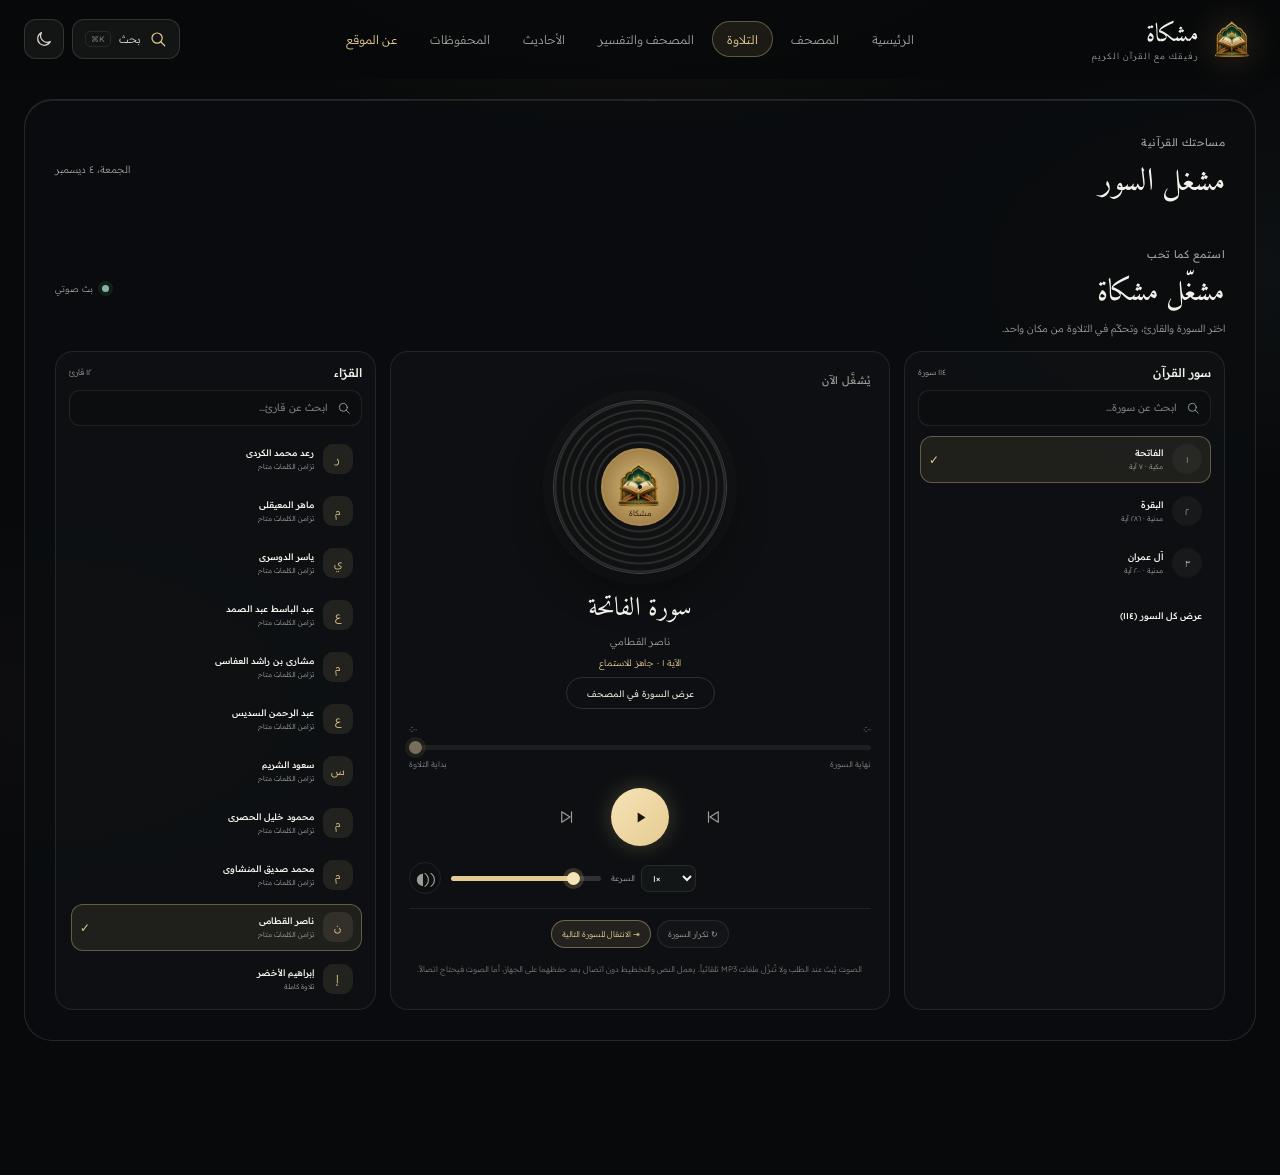
<file: player.html>
<!DOCTYPE html>

<html dir="rtl" lang="ar">
<head>
<meta charset="utf-8"/>
<meta content="width=device-width, initial-scale=1, viewport-fit=cover" name="viewport"/>
<meta content="#08090a" name="theme-color"/>
<meta content="8.5.0" name="application-version"/>
<meta property="og:site_name" content="مشكاة"/>
<meta property="og:type" content="website"/>
<meta property="og:locale" content="ar_AR"/>
<meta property="og:title" content="مشغل مشكاة | القرآن الكريم"/>
<meta property="og:description" content="مشغل مشكاة لتلاوة القرآن الكريم، مع اختيار السورة والقارئ والتحكم في الصوت والتقدم."/>
<meta property="og:url" content="https://quran-meshkah.pages.dev/player"/>
<meta property="og:image" content="https://quran-meshkah.pages.dev/icons/og-cover.jpg"/>
<meta property="og:image:width" content="1200"/>
<meta property="og:image:height" content="630"/>
<meta property="og:image:alt" content="شعار مشكاة — مصحف إلكتروني للقرآن الكريم"/>
<meta name="twitter:card" content="summary_large_image"/>
<meta name="twitter:title" content="مشغل مشكاة | القرآن الكريم"/>
<meta name="twitter:description" content="مشغل مشكاة لتلاوة القرآن الكريم، مع اختيار السورة والقارئ والتحكم في الصوت والتقدم."/>
<meta name="twitter:image" content="https://quran-meshkah.pages.dev/icons/og-cover.jpg"/>

<meta content="مشغل مشكاة لتلاوة القرآن الكريم، مع اختيار السورة والقارئ والتحكم في الصوت والتقدم." name="description"/>
<meta content="dark light" name="color-scheme"/>
<title>مشغل مشكاة | القرآن الكريم</title>
<link href="icons/logo-mishkat-256.png" rel="icon" type="image/png"/>
<link href="manifest.webmanifest" rel="manifest"/>
<link as="font" crossorigin="" href="assets/fonts/readex-pro-ar.woff2" rel="preload" type="font/woff2"/>
<link as="font" crossorigin="" href="assets/fonts/noto-naskh-arabic-ar.woff2" rel="preload" type="font/woff2"/>
<script>(function(){try{var d=document.documentElement,q=new URLSearchParams(location.search).get('lite'),K='mishkat.lite.v1';if(q==='1'||q==='0')localStorage.setItem(K,q);else if(q==='auto')localStorage.removeItem(K);var o=localStorage.getItem(K),c=navigator.connection||{},m=navigator.deviceMemory,h=navigator.hardwareConcurrency,r=window.matchMedia&&matchMedia('(prefers-reduced-motion: reduce)').matches,lite=o==='1'?true:o==='0'?false:!!((m&&m<4)||(h&&h<=2)||c.saveData||r);if(lite)d.classList.add('lite')}catch(e){}})();</script>
<link href="assets/styles.css" rel="stylesheet"/>
</head>
<body class="player-standalone">
<svg aria-hidden="true" class="svg-sprite" xmlns="http://www.w3.org/2000/svg">
<symbol id="i-book" viewbox="0 0 24 24"><path d="M4 5.5A2.5 2.5 0 0 1 6.5 3H20v17H6.5A2.5 2.5 0 0 0 4 22.5z"></path><path d="M4 5.5v17M8 7h8M8 11h8M8 15h5"></path></symbol>
<symbol id="i-search" viewbox="0 0 24 24"><circle cx="10.8" cy="10.8" r="6.8"></circle><path d="m16 16 5 5"></path></symbol>
<symbol id="i-bookmark" viewbox="0 0 24 24"><path d="M6 4.5A1.5 1.5 0 0 1 7.5 3h9A1.5 1.5 0 0 1 18 4.5V22l-6-4-6 4z"></path></symbol>
<symbol id="i-moon" viewbox="0 0 24 24"><path d="M20.5 15.4A8.8 8.8 0 0 1 8.6 3.5 8.9 8.9 0 1 0 20.5 15.4Z"></path></symbol>
<symbol id="i-sun" viewbox="0 0 24 24"><circle cx="12" cy="12" r="4"></circle><path d="M12 2v2M12 20v2M4.9 4.9l1.4 1.4m11.4 11.4 1.4 1.4M2 12h2m16 0h2M4.9 19.1l1.4-1.4M17.7 6.3l1.4-1.4"></path></symbol>
<symbol id="i-play" viewbox="0 0 24 24"><path d="m8 5 11 7-11 7z"></path></symbol>
<symbol id="i-pause" viewbox="0 0 24 24"><path d="M8 5h3v14H8zM15 5h3v14h-3z"></path></symbol>
<symbol id="i-prev" viewbox="0 0 24 24"><path d="M6 5v14M19 5 8 12l11 7z"></path></symbol>
<symbol id="i-next" viewbox="0 0 24 24"><path d="M18 5v14M5 5l11 7-11 7z"></path></symbol>
<symbol id="i-menu" viewbox="0 0 24 24"><path d="M3 6h18M3 12h18M3 18h18"></path></symbol>
<symbol id="i-close" viewbox="0 0 24 24"><path d="m6 6 12 12M18 6 6 18"></path></symbol>
<symbol id="i-download" viewbox="0 0 24 24"><path d="M12 3v12m-5-5 5 5 5-5M4 17v4h16v-4"></path></symbol>
<symbol id="i-repeat" viewbox="0 0 24 24"><path d="m17 2 4 4-4 4M3 11V9a3 3 0 0 1 3-3h15M7 22l-4-4 4-4m14-1v2a3 3 0 0 1-3 3H3"></path></symbol>
<symbol id="i-chevron" viewbox="0 0 24 24"><path d="m9 18 6-6-6-6"></path></symbol>
<symbol id="i-headphones" viewbox="0 0 24 24"><path d="M3 13v-1a9 9 0 0 1 18 0v1M3 13h4v7H5a2 2 0 0 1-2-2zM21 13h-4v7h2a2 2 0 0 0 2-2z"></path></symbol>
<symbol id="i-share" viewbox="0 0 24 24"><circle cx="18" cy="5" r="3"></circle><circle cx="6" cy="12" r="3"></circle><circle cx="18" cy="19" r="3"></circle><path d="m8.7 10.7 6.6-4.4m-6.6 7 6.6 4.1"></path></symbol>
<symbol id="i-grid" viewbox="0 0 24 24"><rect height="6" rx="1.4" width="6" x="3.5" y="3.5"></rect><rect height="6" rx="1.4" width="6" x="14.5" y="3.5"></rect><rect height="6" rx="1.4" width="6" x="3.5" y="14.5"></rect><rect height="6" rx="1.4" width="6" x="14.5" y="14.5"></rect></symbol>
<symbol id="i-expand" viewbox="0 0 24 24"><path d="M8 3H3v5M16 3h5v5M8 21H3v-5M16 21h5v-5"></path></symbol>
<symbol id="i-collapse" viewbox="0 0 24 24"><path d="M3 8h5V3M21 8h-5V3M3 16h5v5M21 16h-5v5"></path></symbol>
<symbol id="i-check" viewbox="0 0 24 24"><path d="m5 12.5 4.4 4.4L19 6.7"></path></symbol>
<symbol id="i-info" viewbox="0 0 24 24"><circle cx="12" cy="12" r="9"></circle><path d="M12 10.5V17M12 7.2v.2"></path></symbol>
<symbol id="i-mail" viewbox="0 0 24 24"><rect height="14" rx="3" width="18" x="3" y="5"></rect><path d="m4 7 8 6 8-6"></path></symbol>
<symbol id="i-list" viewbox="0 0 24 24"><path d="M8 5h13M8 12h13M8 19h13M3.5 5h.1M3.5 12h.1M3.5 19h.1"></path></symbol>
<symbol id="i-arrow" viewbox="0 0 24 24"><path d="M19 12H5m6-6-6 6 6 6"></path></symbol>
<symbol id="i-spark" viewbox="0 0 24 24"><path d="M12 2.8c.6 5.1 3.1 7.6 8.2 8.2-5.1.6-7.6 3.1-8.2 8.2-.6-5.1-3.1-7.6-8.2-8.2 5.1-.6 7.6-3.1 8.2-8.2Z"></path></symbol>
</svg>
<div class="app">
<header class="topbar" id="topbar">
<div class="topbar-inner">
<button aria-controls="library-panel" aria-expanded="false" aria-label="فتح فهرس السور" class="icon-btn mobile-menu" id="mobile-menu">
<svg><use href="#i-menu"></use></svg>
</button>
<a aria-label="القرآن الكريم — الصفحة الرئيسية" class="brand" href="index.html">
<img alt="" class="brand-logo" height="46" src="icons/logo-mishkat-256.png" width="46"/>
<span class="brand-copy"><strong>مشكاة</strong><small>رفيقك مع القرآن الكريم</small></span>
</a>
<nav aria-label="التنقل الرئيسي" class="main-nav">
<button class="nav-link" data-nav="home">الرئيسية</button>
<button class="nav-link" data-nav="reader">المصحف</button>
<a aria-current="page" aria-label="فتح مشغل السور" class="nav-link active" data-nav="listen" href="player.html">التلاوة</a>
<a class="nav-link" href="tafsir.html">المصحف والتفسير</a>
<a class="nav-link" href="hadith.html">الأحاديث</a>
<button class="nav-link" data-nav="saved">المحفوظات</button>
<a class="nav-link nav-about" href="about.html">عن الموقع</a>
</nav>
<div class="topbar-actions">
<button aria-label="بحث في القرآن" class="glass-action search-action" id="search-open">
<svg><use href="#i-search"></use></svg><span>بحث</span><kbd aria-hidden="true">⌘K</kbd>
</button>
<button aria-label="تغيير المظهر" class="glass-icon" id="theme-toggle" title="تغيير المظهر"><svg><use href="#i-moon"></use></svg></button>
</div>
</div>
</header>
<main class="page-shell" id="top">
<section aria-label="لوحة مشكاة الرئيسية" class="home-dashboard" id="home-dashboard">
<div class="home-intro glass-panel">
<div class="home-brand-lockup">
<img alt="شعار مشكاة" height="104" src="icons/logo-mishkat-256.png" width="104"/>
<div><span class="eyebrow">رفيقك في تلاوة القرآن</span><h1>مشكاة</h1><p>مساحة هادئة لقراءة كتاب الله والاستماع إليه بتدبّر.</p></div>
</div>
<div class="daily-verse-box">
<div class="daily-verse-heading"><span class="eyebrow">آية اليوم</span><span class="daily-verse-ornament">۞</span></div>
<blockquote dir="rtl" id="daily-verse-text" lang="ar">يتم تجهيز آية اليوم…</blockquote>
<div class="daily-verse-reference" id="daily-verse-reference">القرآن الكريم</div>
<div class="daily-verse-actions">
<button class="btn btn-primary" id="daily-ayah-play"><svg><use href="#i-play"></use></svg><span>استمع إلى الآية</span></button>
<button class="btn btn-ghost" id="daily-ayah-open">افتح موضعها</button>
</div>
</div>
<button class="btn btn-ghost" id="hero-browse"><svg><use href="#i-book"></use></svg><span>تصفح المصحف</span></button>
<button class="home-continue" id="dashboard-continue"><span>متابعة من حيث وصلت</span><strong id="dashboard-last-read">سورة الفاتحة · الآية ١</strong><svg><use href="#i-arrow"></use></svg></button>
</div>
<div class="dashboard-main glass-panel">
<div class="dashboard-header"><div><span class="eyebrow">مساحتك القرآنية</span><h2 id="dashboard-view-title">تقدّمي</h2></div><span class="dashboard-date" id="dashboard-date"></span></div>
<nav aria-label="أقسام لوحة مشكاة" class="dashboard-tabs">
<button aria-pressed="true" class="dashboard-tab active" data-dashboard-view="progress">تقدّمي</button>
<button aria-pressed="false" class="dashboard-tab" data-dashboard-view="surah">بيانات السور</button>
<button aria-pressed="true" class="dashboard-tab active" data-dashboard-view="player">المشغّل</button>
<button aria-pressed="false" class="dashboard-tab" data-dashboard-view="tafsir">التفسير</button>
<button aria-pressed="false" class="dashboard-tab" data-dashboard-view="hadith">الأحاديث</button>
</nav>
<section aria-label="تقدمي" class="dashboard-view active" data-view-panel="progress" hidden="true">
<div class="progress-hero-card">
<div><span class="eyebrow">رحلتك في المصحف</span><strong id="progress-percentage">٠٪</strong><small id="progress-position">الصفحة ١ من ٦٠٤</small></div>
<div aria-label="نسبة التقدم" class="progress-ring" id="progress-ring" role="img"><span id="progress-ring-value">٠٪</span></div>
</div>
<div class="progress-stats-grid">
<article class="progress-stat"><span>آيات استمعت إليها</span><strong id="listened-count">٠</strong></article>
<article class="progress-stat"><span>علاماتك المرجعية</span><strong id="bookmark-total">٠</strong></article>
<article class="progress-stat"><span>صفحات محفوظة دون اتصال</span><strong dir="ltr" id="offline-pages-count">٠ / ٦٠٤</strong></article>
<article class="progress-stat"><span>موضع قراءتك الأخير</span><strong id="progress-last-read">الفاتحة · ١</strong></article>
</div>
<div class="progress-detail-grid">
<article class="progress-detail"><span class="eyebrow">آخر سورة استمعت إليها</span><strong id="last-listened-surah">لم تبدأ الاستماع بعد</strong><small id="last-listened-ayah">—</small></article>
<article class="progress-detail"><span class="eyebrow">القارئ المختار</span><strong id="progress-reciter">—</strong><small>رواية حفص عن عاصم</small></article>
</div>
<div class="progress-page-actions"><p class="dashboard-note">يُحتسب التقدم من الصفحات التي تؤكد قراءتها بنفسك، وليس من مجرد التنقل بينها.</p><button class="btn btn-ghost" id="share-progress-open"><svg><use href="#i-share"></use></svg><span>مشاركة تقدّمي</span></button></div>
</section>
<section aria-label="بيانات السور" class="dashboard-view" data-view-panel="surah" hidden="true">
<div class="surah-information-head"><div><span class="eyebrow">معلومات السورة</span><h3 id="surah-info-name">الفاتحة</h3><p id="surah-info-subtitle">السورة رقم ١</p></div><label class="dashboard-select-label">اختر السورة<select aria-label="اختر سورة لعرض بياناتها" id="dashboard-surah-select"></select></label></div>
<div class="surah-info-grid" id="surah-info-grid"></div>
<p class="dashboard-note">نعرض البيانات الثابتة الموجودة في مصدر المصحف. لم نضف سنة نزول هجرية لأن ملفات المشروع لا تتضمن تاريخاً موثقاً موحداً لكل سورة.</p>
<button class="btn btn-ghost" id="surah-info-open">افتح السورة في المصحف</button>
</section>
<section aria-label="مشغل السور" class="dashboard-view player-studio-page active" data-view-panel="player">
<div class="studio-heading"><div><span class="eyebrow">استمع كما تحب</span><h3>مشغّل مشكاة</h3><p>اختر السورة والقارئ، وتحكّم في التلاوة من مكان واحد.</p></div><span class="studio-live"><i></i> بث صوتي</span></div>
<div class="player-studio-grid">
<aside aria-label="قائمة القراء" class="studio-column studio-reciter-column">
<div class="studio-column-head"><strong>القرّاء</strong><span id="studio-reciter-count">١٢ قارئاً</span></div>
<label class="studio-search"><svg><use href="#i-search"></use></svg><input autocomplete="off" id="studio-reciter-search" placeholder="ابحث عن قارئ…" type="search"/></label>
<div class="studio-list" id="studio-reciter-list"><p class="dashboard-note">يتم تجهيز القراء…</p></div>
</aside>
<section aria-label="عناصر التحكم بالصوت" class="studio-center">
<div class="studio-now-playing"><span class="eyebrow">يُشغَّل الآن</span><div class="record-wrap"><div class="record-disc" id="record-disc"><div class="record-label"><img alt="" src="icons/logo-mishkat-256.png"/><span>مشكاة</span></div></div></div><h3 id="album-surah-name">سورة الفاتحة</h3><p id="album-reciter-name">اختر قارئك المفضل</p><div class="studio-ayah-label" id="studio-ayah-label">الآية ١ · جاهز للاستماع</div>
<div class="album-actions"><button class="btn btn-ghost" id="album-open-mushaf">عرض السورة في المصحف</button></div>
</div>
<div class="studio-progress-block"><div class="studio-time-row"><span id="studio-current-time">٠:٠٠</span><span id="studio-duration">٠:٠٠</span></div><input aria-label="التقدم في التلاوة" disabled="" id="studio-progress" max="1000" min="0" type="range" value="0"/><div class="studio-progress-caption"><span>بداية التلاوة</span><span>نهاية السورة</span></div></div>
<div class="album-playback-controls studio-transport"><button aria-label="السورة السابقة" class="player-control" id="album-prev-surah"><svg class="mirror-icon"><use href="#i-next"></use></svg></button><button aria-label="تشغيل" class="player-main" id="album-play-toggle"><svg><use href="#i-play"></use></svg></button><button aria-label="السورة التالية" class="player-control" id="album-next-surah"><svg><use href="#i-next"></use></svg></button></div>
<div class="studio-volume-row"><button aria-label="كتم الصوت" class="studio-mute" id="studio-mute" title="كتم الصوت">◖))</button><input aria-label="مستوى الصوت" id="studio-volume" max="1" min="0" step="0.01" type="range" value="0.85"/><label class="speed-wrap"><span>السرعة</span><select aria-label="سرعة التشغيل" id="studio-speed"><option value="0.75">٠٫٧٥×</option><option value="0.9">٠٫٩×</option><option selected="" value="1">١×</option><option value="1.1">١٫١×</option><option value="1.25">١٫٢٥×</option></select></label></div>
<div class="album-modes studio-modes"><button aria-pressed="false" class="mode-pill" id="album-repeat">↻ تكرار السورة</button><button aria-pressed="true" class="mode-pill active" id="album-auto-next">⇥ الانتقال للسورة التالية</button></div>
<p class="dashboard-note studio-note">الصوت يُبث عند الطلب ولا تُنزّل ملفات MP3 تلقائياً. يعمل النص والتخطيط دون اتصال بعد حفظهما على الجهاز، أما الصوت فيحتاج اتصالاً.</p>
</section>
<aside aria-label="قائمة السور" class="studio-column studio-surah-column">
<div class="studio-column-head"><strong>سور القرآن</strong><span>١١٤ سورة</span></div>
<label class="studio-search"><svg><use href="#i-search"></use></svg><input autocomplete="off" id="studio-surah-search" placeholder="ابحث عن سورة…" type="search"/></label>
<div class="studio-list" id="studio-surah-list"><p class="dashboard-note">يتم تجهيز السور…</p></div>
</aside>
</div>
</section>
<section aria-label="تفسير الآيات" class="dashboard-view" data-view-panel="tafsir" hidden="true">
<div class="surah-information-head"><div><span class="eyebrow">معاني الآيات</span><h3>تفسير القرآن الكريم</h3><p>خمسة مصادر من ملفات التفسير المرفقة</p></div></div>
<div class="tafsir-filters"><label class="dashboard-select-label">السورة<select id="tafsir-surah-select"></select></label><label class="dashboard-select-label">رقم الآية<input aria-label="أدخل رقم الآية" id="tafsir-ayah-number" inputmode="numeric" min="1" step="1" type="number" value="1"/></label><label class="dashboard-select-label">المفسّر<select id="tafsir-source-select"><option>التفسير الميسر</option><option>تفسير ابن كثير</option><option>تفسير السعدي</option><option>تفسير القرطبي</option><option>تفسير الطبري</option></select></label></div>
<div class="tafsir-verse-box"><span class="eyebrow">الآية الكريمة</span><p id="tafsir-verse-text"></p></div>
<article class="tafsir-text-card"><header><span class="eyebrow" id="tafsir-source-label">التفسير الميسر</span><button aria-label="استمع إلى الآية" class="icon-btn" id="tafsir-read-ayah" title="استمع إلى الآية">▷</button></header><p id="tafsir-text">اختر سورة وآية لعرض التفسير.</p></article>
<p class="dashboard-note">الملفات مرفقة بالمشروع وتُحمّل سورة واحدة عند الطلب. هذه مجموعة بيانات مجمّعة؛ يُستحسن مراجعة النصوص مقابل طبعات موثوقة من كتب التفسير قبل الاعتماد البحثي.</p>
<a class="btn btn-ghost dashboard-page-link" href="tafsir.html"><svg><use href="#i-book"></use></svg><span>افتح المصحف مع التفسير جنباً إلى جنب</span></a>
</section>
<section aria-label="الأربعون النووية" class="dashboard-view" data-view-panel="hadith" hidden="true">
<div class="hadith-heading"><span class="eyebrow">من جوامع الكلم</span><h3 id="hadith-heading-title">مكتبة الأحاديث</h3><p>متون من مجموعات حديثية معروفة، مع إظهار اسم الكتاب ورقم الحديث.</p></div>
<label class="dashboard-select-label hadith-collection-label">مصدر الأحاديث<select id="hadith-collection"><option value="nawawi">الأربعون النووية</option><option value="bukhari">صحيح البخاري</option><option value="muslim">صحيح مسلم</option><option value="abudawud">سنن أبي داود</option><option value="tirmidhi">جامع الترمذي</option><option value="nasai">سنن النسائي</option><option value="ibnmajah">سنن ابن ماجه</option></select></label>
<label class="dashboard-select-label hadith-search-label">ابحث في الأحاديث<input id="hadith-search" placeholder="ابحث بكلمة من الحديث…" type="search"/></label>
<div class="hadith-layout"><div class="hadith-list" id="hadith-list"><p class="dashboard-note">سيتم تجهيز الأحاديث محلياً عند فتح هذا القسم أول مرة.</p></div><article class="hadith-reading-card" id="hadith-reading-card"><span class="eyebrow">الحديث المختار</span><h3 id="hadith-title">الأربعون النووية</h3><p id="hadith-text">اختر كتاباً من القائمة لعرض متونه. تُحمّل المجموعة عند الطلب وتُحفظ محلياً بعد نجاح التنزيل.</p><small id="hadith-reference"></small></article></div>
<p class="dashboard-note">المتون من نسخ عربية منشورة في مشروع Hadith API. بعض كتب السنن تضم الصحيح والحسن والضعيف؛ اسم الكتاب ليس حكماً على درجة كل حديث. اعرض درجة الحديث فقط عندما تكون مرفقة بمرجع موثوق.</p>
<a class="btn btn-ghost dashboard-page-link" href="hadith.html"><svg><use href="#i-list"></use></svg><span>افتح صفحة الأحاديث الكاملة</span></a>
</section>
</div>
</section>
<section aria-label="المصحف وفهرس السور" class="workspace" id="reader">
<aside class="library-panel glass-panel" id="library-panel">
<div class="panel-heading">
<div><span class="eyebrow">الفهرس</span><h2>السور الكريمة</h2></div>
<button aria-label="إغلاق الفهرس" class="icon-btn library-close" id="library-close"><svg><use href="#i-close"></use></svg></button>
<span class="surah-count">١١٤</span>
</div>
<div aria-label="فهرس المصحف" class="library-tabs" role="tablist">
<button aria-selected="true" class="library-tab active" data-library="surahs" role="tab">السور</button>
<button aria-selected="false" class="library-tab" data-library="bookmarks" role="tab">المحفوظات <span id="bookmark-count">٠</span></button>
</div>
<label class="search-field">
<svg><use href="#i-search"></use></svg>
<input aria-label="ابحث عن سورة" autocomplete="off" id="surah-search" placeholder="ابحث عن سورة..." type="search"/>
</label>
<div aria-live="polite" class="surah-list" id="surah-list"><div class="loading-line">يتم تجهيز الفهرس...</div></div>
<div class="library-footer"><span class="live-dot"></span> رواية حفص عن عاصم</div>
</aside>
<section aria-label="قارئ المصحف" class="reader-column" id="reader-panel">
<div class="reader-top glass-panel">
<div class="reader-position">
<span class="position-emblem">۞</span>
<div><small>موضع القراءة</small><strong id="reader-location-text">سورة الفاتحة · الآية ١</strong></div>
</div>
<div class="reader-tools">
<div aria-label="حجم الخط" class="tool-group">
<button aria-label="تصغير الخط" class="setting-button" id="font-smaller">A−</button>
<button aria-label="تكبير الخط" class="setting-button" id="font-larger">A+</button>
<button aria-label="استعادة حجم الخط المريح" class="setting-button font-reset" id="font-reset" title="استعادة حجم الخط المريح">↺</button>
</div>
<button aria-pressed="false" class="setting-button translation-button" id="translation-toggle">الترجمة</button>
<button aria-label="فهرس صفحات المصحف" class="icon-btn" id="page-index-btn" title="فهرس صفحات المصحف"><svg><use href="#i-grid"></use></svg></button>
<button aria-label="الشاشة كاملة — تكبير صفحة المصحف" class="icon-btn" id="focus-mode-btn" title="الشاشة كاملة"><svg><use href="#i-expand"></use></svg></button>
</div>
<div class="page-jump">
<label for="page-number-input">صفحة</label>
<input aria-label="رقم الصفحة" id="page-number-input" inputmode="numeric" max="604" min="1" type="number" value="1"/>
<span id="page-total">/ ٦٠٤</span>
</div>
</div>
<div class="recitation-bar glass-panel" id="listen">
<button aria-controls="reciter-dialog" aria-haspopup="dialog" class="reciter-current" id="reciter-picker-open">
<span class="avatar" id="reciter-current-avatar">ن</span>
<span class="reciter-current-copy">
<small>القارئ الحالي</small>
<strong id="reciter-current-name">جارٍ التحميل...</strong>
<em id="reciter-current-en">Hafs an Asim</em>
</span>
<svg class="chevron"><use href="#i-chevron"></use></svg>
</button>
<div class="recitation-actions">
<span class="live-badge"><span></span> حفص عن عاصم</span>
<button class="btn btn-listen" id="play-surah"><svg><use href="#i-play"></use></svg><span>استمع للسورة</span></button>
</div>
<select aria-hidden="true" class="sr-only" id="reciter-select" tabindex="-1"></select>
</div>
<div class="reader-message" hidden="" id="reader-message" role="status"></div>
<div class="mushaf-stage" id="mushaf-stage">
<div aria-label="صفحة المصحف" class="mushaf-page" id="mushaf-page">
<div class="mushaf-topline"><span>﷽</span><span class="mushaf-ornament">۞</span></div>
<div class="mushaf-page-heading" id="surah-heading"><span>مصحف المدينة · رواية حفص عن عاصم</span></div>
<div class="mushaf-basmalah" hidden="" id="mushaf-basmalah">بِسْمِ اللَّهِ الرَّحْمَٰنِ الرَّحِيمِ</div>
<div class="quran-content" dir="rtl" id="quran-content" lang="ar"><div class="loading-state">تُفتَح صفحات المصحف...</div></div>
<div class="mushaf-page-footer"><span class="mushaf-page-number" id="mushaf-page-number">١</span></div>
</div>
</div>
<div aria-label="أدوات صفحة المصحف" class="page-actions glass-panel">
<button class="page-tool" id="previous-page" title="الصفحة السابقة"><svg class="mirror-icon"><use href="#i-next"></use></svg><span>السابقة</span></button>
<button aria-pressed="false" class="page-tool repeat-page" id="repeat-page" title="تكرار الصفحة"><svg><use href="#i-repeat"></use></svg><span>تكرار الصفحة</span></button>
<button class="page-tool" id="open-in-surah-player" title="فتح السورة الحالية في المشغل"><svg><use href="#i-headphones"></use></svg><span>الفتح في مشغل السور</span></button>
<button class="page-tool download-audio" id="download-surah-audio" title="تحميل ملف MP3 للسورة الحالية"><svg><use href="#i-download"></use></svg><span>تحميل السورة</span></button>
<button class="page-tool" id="focus-page-btn" title="الشاشة كاملة — تكبير صفحة المصحف"><svg><use href="#i-expand"></use></svg><span>الشاشة كاملة</span></button>
<button class="page-tool next-page" id="next-page" title="الصفحة التالية"><span>الصفحة التالية</span><svg><use href="#i-next"></use></svg></button>
<button aria-pressed="false" class="page-tool page-read-confirm" id="confirm-page-read" title="تأكيد أنك قرأت هذه الصفحة"><svg><use href="#i-check"></use></svg><span>أنهيت قراءة الصفحة</span></button></div>
<div class="page-status"><span id="page-counter">الصفحة ١ من ٦٠٤</span><span class="page-status-separator">✦</span><span>نص المصحف محلي · التلاوة عبر الإنترنت</span></div>
</section>
</section>
<footer class="site-footer glass-panel">
<div class="footer-brand">
<img alt="" height="34" src="icons/logo-mishkat-256.png" width="34"/>
<div><strong>مشكاة</strong><small>رفيقك مع القرآن الكريم</small></div>
</div>
<p class="footer-dua">اللَّهُمَّ اجْعَلِ الْقُرْآنَ رَبِيعَ قُلُوبِنَا وَنُورَ صُدُورِنَا</p>
<div class="footer-links">
<a href="mailto:ykdev321@gmail.com">تواصل معنا</a>
</div>
<div class="footer-credit"><span>صنع بواسطة</span><strong>YKdev</strong><i>•</i><a href="mailto:ykdev321@gmail.com">ykdev321@gmail.com</a></div>
<div class="footer-sources">تخطيط صفحات المصحف: <a href="https://github.com/ouryhamdalaye/madinah-mushaf-json" rel="noopener" target="_blank">Madinah Mushaf JSON · CC BY-SA 4.0</a></div>
<div class="footer-about-bottom"><a aria-label="اقرأ عن موقع مشكاة" href="about.html"><svg><use href="#i-info"></use></svg><span>عن الموقع</span></a></div>
<nav aria-label="روابط الموقع" class="footer-links"><a href="about.html">عن مشكاة</a><a href="privacy.html">سياسة الخصوصية</a></nav></footer>
</main>
</div>
<div class="focus-bar glass-panel" hidden="" id="mushaf-focus-bar">
<button aria-label="إغلاق عرض المصحف الكامل" class="icon-btn focus-exit" id="focus-exit"><svg><use href="#i-close"></use></svg></button>
<div class="focus-title"><span class="eyebrow">الشاشة كاملة</span><strong id="focus-title-text">الصفحة ١ من ٦٠٤</strong></div>
<div class="focus-controls">
<button aria-label="الصفحة السابقة" class="icon-btn" id="focus-prev"><svg class="mirror-icon"><use href="#i-next"></use></svg></button>
<label class="focus-page-jump"><input aria-label="رقم الصفحة" id="focus-page-input" inputmode="numeric" max="604" min="1" type="number" value="1"/><span id="focus-page-total">/ ٦٠٤</span></label>
<button aria-label="الصفحة التالية" class="icon-btn" id="focus-next"><svg><use href="#i-next"></use></svg></button>
<span aria-hidden="true" class="focus-divider"></span>
<button aria-label="تصغير الخط" class="setting-button" id="focus-zoom-out">A−</button>
<button aria-label="تكبير الخط" class="setting-button" id="focus-zoom-in">A+</button>
<button aria-label="استعادة حجم الخط المريح" class="setting-button font-reset" id="focus-zoom-reset" title="استعادة حجم الخط المريح">↺</button>
<button class="focus-chip" id="focus-page-index"><svg><use href="#i-grid"></use></svg><span>الفهرس</span></button>
<button aria-label="ملء الشاشة" class="icon-btn" id="focus-fullscreen" title="ملء الشاشة"><svg><use href="#i-expand"></use></svg></button>
</div>
</div>
<section aria-label="مشغل التلاوة" class="player-dock glass-panel" id="player-dock">
<div class="player-info">
<div class="player-avatar" id="player-avatar">ق</div>
<div class="player-track"><strong id="player-reciter">اختر قارئًا</strong><span id="player-surah">جاهز للاستماع</span></div>
</div>
<div class="player-center">
<div class="player-controls">
<button aria-label="الآية السابقة" class="player-control" id="previous-ayah"><svg><use href="#i-prev"></use></svg></button>
<button aria-label="تشغيل" class="player-main" id="player-toggle"><svg><use href="#i-play"></use></svg></button>
<button aria-label="الآية التالية" class="player-control" id="next-ayah"><svg><use href="#i-next"></use></svg></button>
</div>
<div class="progress-row"><span id="current-time">٠:٠٠</span><input aria-label="موضع التلاوة" id="audio-progress" max="1000" min="0" type="range" value="0"/><span id="total-time">٠:٠٠</span></div>
</div>
<div class="player-extra">
<label class="speed-wrap"><span>السرعة</span><select aria-label="سرعة التشغيل" id="playback-speed"><option value="0.75">٠٫٧٥×</option><option value="0.9">٠٫٩×</option><option selected="" value="1">١×</option><option value="1.1">١٫١×</option><option value="1.25">١٫٢٥×</option></select></label>
<div class="stream-badge"><span></span> بث مباشر</div>
</div>
</section>
<div aria-label="إجراءات الآية المحددة" class="ayah-selection-menu glass-panel" hidden="" id="ayah-selection-menu" role="menu">
<button id="selection-copy" role="menuitem" type="button">نسخ الآية</button>
<button id="selection-play" role="menuitem" type="button">تشغيل الآية</button>
<button id="selection-tafsir" role="menuitem" type="button">فتح في التفسير</button></div>
<audio id="audio" preload="none"></audio>
<div class="search-overlay" hidden="" id="search-overlay">
<div class="search-backdrop" data-close-search=""></div>
<section aria-labelledby="search-title" aria-modal="true" class="search-dialog glass-panel" role="dialog">
<div class="search-dialog-head">
<div><span class="eyebrow">بحث في كتاب الله</span><h2 id="search-title">ابحث عن آية أو سورة</h2></div>
<button aria-label="إغلاق البحث" class="icon-btn" id="search-close"><svg><use href="#i-close"></use></svg></button>
</div>
<label class="global-search-box"><svg><use href="#i-search"></use></svg><input autocomplete="off" id="global-search" placeholder="اكتب كلمة أو جزءًا من آية..." type="search"/></label>
<div class="search-hint">البحث يعمل من نص القرآن المخزّن داخل الموقع. <kbd>/</kbd> للفتح السريع.</div>
<div class="search-results" id="search-results"><div class="search-empty">ابدأ بكتابة كلمة للبحث.</div></div>
</section>
</div>
<div class="modal-layer" hidden="" id="reciter-dialog">
<div class="modal-scrim" data-close-reciter=""></div>
<section aria-labelledby="reciter-dialog-title" aria-modal="true" class="modal-card reciter-dialog-card glass-panel" role="dialog">
<header class="modal-head">
<div><span class="eyebrow">قائمة القرّاء</span><h2 id="reciter-dialog-title">اختر تلاوتك</h2><p>اثنا عشر قارئًا برواية حفص عن عاصم، مع تزامن الكلمات للعشرة الأوائل.</p></div>
<button aria-label="إغلاق قائمة القرّاء" class="icon-btn" id="reciter-dialog-close"><svg><use href="#i-close"></use></svg></button>
</header>
<div class="reciter-picker" id="reciter-grid"><div class="loading-line">يتم تجهيز القرّاء...</div></div>
<p class="modal-note"><span class="live-dot"></span> التلاوات تُبث من مصادرها الأصلية عند الطلب، ولا تُخزَّن ملفات الصوت داخل الموقع.</p>
</section>
</div>
<div class="modal-layer" hidden="" id="page-index-dialog">
<div class="modal-scrim" data-close-page-index=""></div>
<section aria-labelledby="page-index-title" aria-modal="true" class="modal-card page-index-card glass-panel" role="dialog">
<header class="modal-head">
<div><span class="eyebrow">فهرس المصحف</span><h2 id="page-index-title">٦٠٤ صفحات</h2><p>تنقّل بين صفحات مصحف المدينة كاملة، أو ابحث برقم الصفحة.</p></div>
<button aria-label="إغلاق فهرس الصفحات" class="icon-btn" id="page-index-close"><svg><use href="#i-close"></use></svg></button>
</header>
<label class="search-field page-index-search"><svg><use href="#i-search"></use></svg><input aria-label="ابحث برقم الصفحة" autocomplete="off" id="page-index-search" inputmode="numeric" placeholder="ابحث برقم الصفحة..." type="search"/></label>
<div class="page-index-grid" id="page-index-grid"></div>
</section>
</div>
<button aria-label="إغلاق الفهرس" class="drawer-scrim" hidden="" id="library-scrim"></button>
<div aria-live="polite" class="toast" id="toast" role="status"></div>
<script defer="" src="assets/app.js"></script>
<div class="modal-layer" hidden="" id="progress-share-dialog">
<div class="modal-scrim" data-close-progress-share=""></div>
<section aria-labelledby="progress-share-title" aria-modal="true" class="modal-card progress-share-card glass-panel" role="dialog">
<header class="modal-head"><div><span class="eyebrow">بطاقة من رحلتك</span><h2 id="progress-share-title">شارك تقدّمك مع القرآن</h2></div><button aria-label="إغلاق" class="icon-btn" id="progress-share-close"><svg><use href="#i-close"></use></svg></button></header>
<label class="dashboard-select-label">الاسم الذي سيظهر على البطاقة<input autocomplete="name" id="progress-share-name" maxlength="40" placeholder="اكتب اسمك" required="" type="text"/></label>
<p class="dashboard-note">ستُنشأ صورة PNG على جهازك. لا يُرسل اسمك أو سجل قراءتك إلى أي خادم.</p>
<div class="progress-share-actions"><button class="btn btn-ghost" id="progress-share-cancel">إلغاء</button><button class="btn btn-primary" id="progress-share-generate"><svg><use href="#i-download"></use></svg><span>إنشاء الصورة</span></button></div>
</section>
</div></body>
</html>
</file>
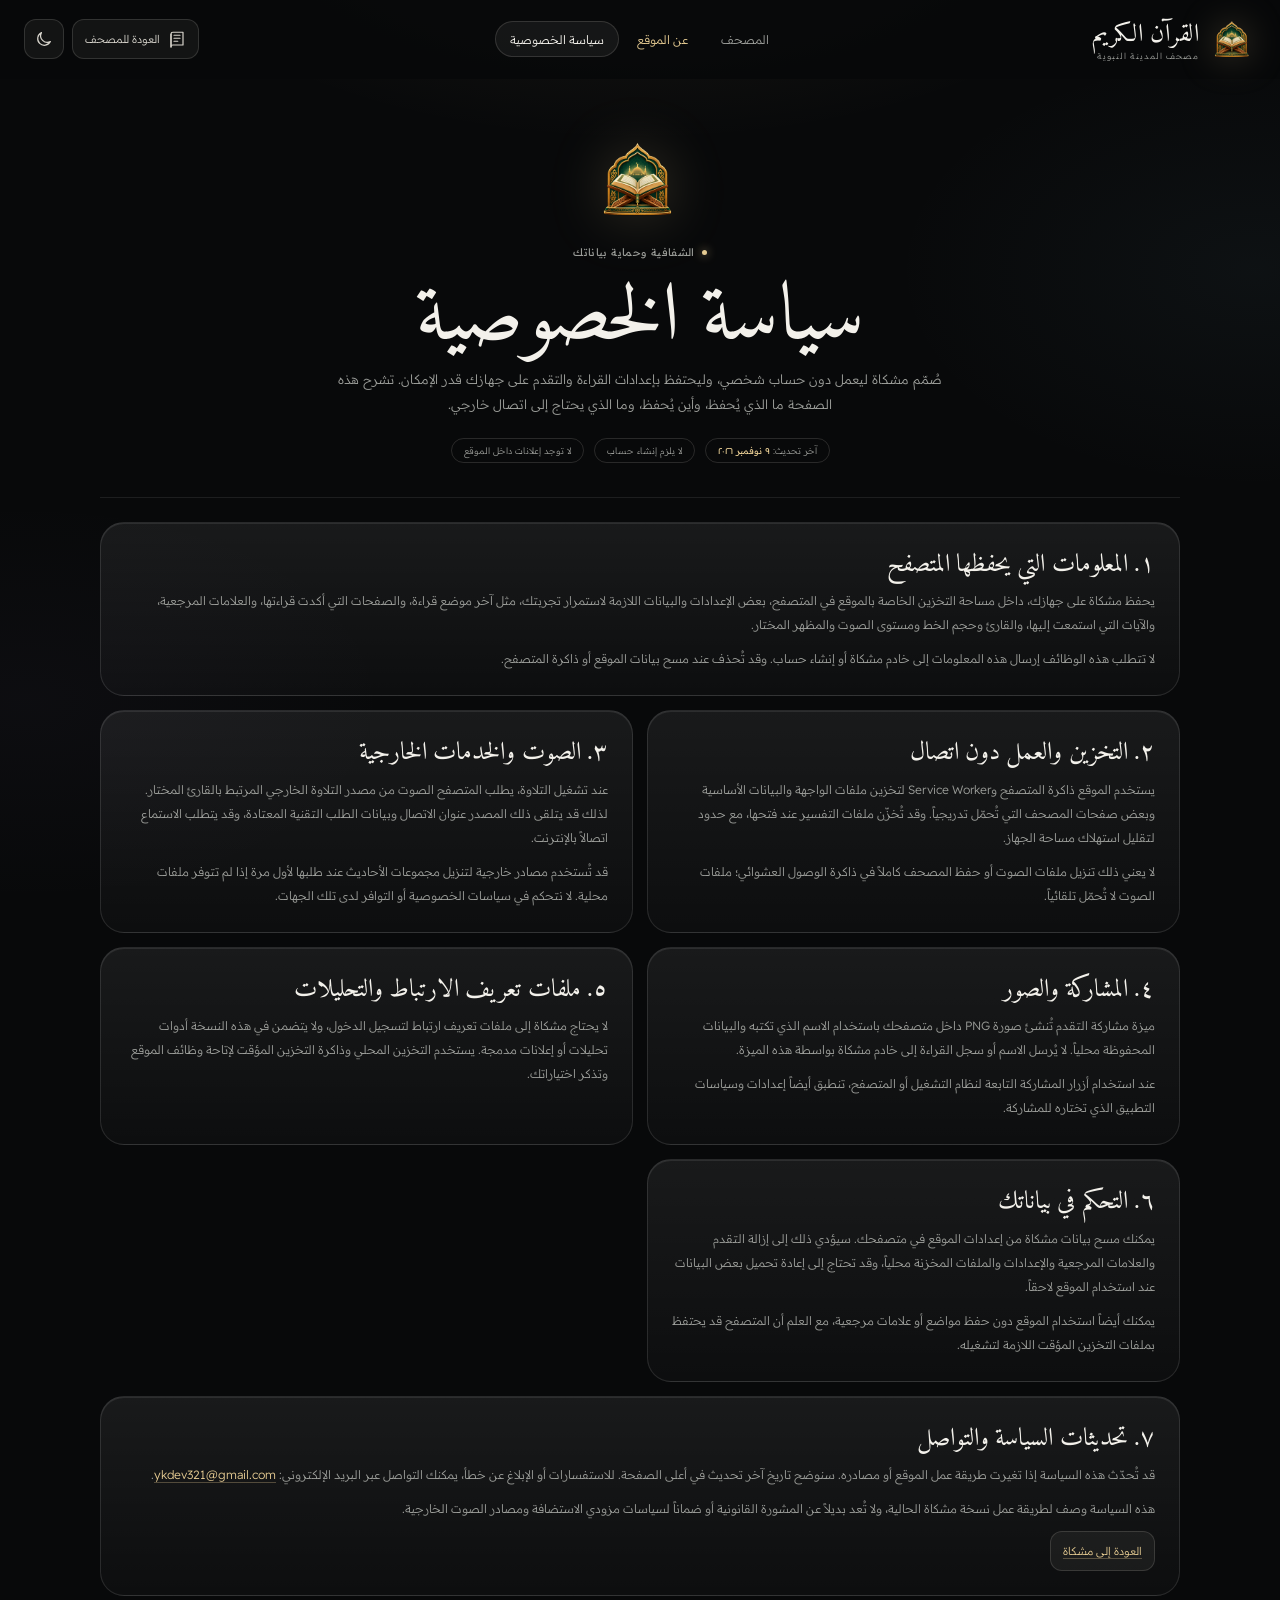
<file: privacy.html>
<!DOCTYPE html>

<html dir="rtl" lang="ar">
<head>
<meta charset="utf-8"/>
<meta content="width=device-width, initial-scale=1, viewport-fit=cover" name="viewport"/>
<meta content="#08090a" name="theme-color"/>
<meta content="8.5.0" name="application-version"/>
<meta property="og:site_name" content="مشكاة"/>
<meta property="og:type" content="website"/>
<meta property="og:locale" content="ar_AR"/>
<meta property="og:title" content="سياسة الخصوصية | مشكاة"/>
<meta property="og:description" content="سياسة الخصوصية لموقع مشكاة، وتوضح البيانات التي تحفظ محلياً وكيفية عمل الصوت والتخزين دون اتصال."/>
<meta property="og:url" content="https://quran-meshkah.pages.dev/privacy"/>
<meta property="og:image" content="https://quran-meshkah.pages.dev/icons/og-cover.jpg"/>
<meta property="og:image:width" content="1200"/>
<meta property="og:image:height" content="630"/>
<meta property="og:image:alt" content="شعار مشكاة — مصحف إلكتروني للقرآن الكريم"/>
<meta name="twitter:card" content="summary_large_image"/>
<meta name="twitter:title" content="سياسة الخصوصية | مشكاة"/>
<meta name="twitter:description" content="سياسة الخصوصية لموقع مشكاة، وتوضح البيانات التي تحفظ محلياً وكيفية عمل الصوت والتخزين دون اتصال."/>
<meta name="twitter:image" content="https://quran-meshkah.pages.dev/icons/og-cover.jpg"/>

<meta content="سياسة الخصوصية لموقع مشكاة، وتوضح البيانات التي تحفظ محلياً وكيفية عمل الصوت والتخزين دون اتصال." name="description"/>
<meta content="dark light" name="color-scheme"/>
<title>سياسة الخصوصية | مشكاة</title>
<link href="icons/favicon.svg" rel="icon" type="image/svg+xml"/>
<link href="manifest.webmanifest" rel="manifest"/>
<link as="font" crossorigin="" href="assets/fonts/readex-pro-ar.woff2" rel="preload" type="font/woff2"/>
<script>(function(){try{var d=document.documentElement,q=new URLSearchParams(location.search).get('lite'),K='mishkat.lite.v1';if(q==='1'||q==='0')localStorage.setItem(K,q);else if(q==='auto')localStorage.removeItem(K);var o=localStorage.getItem(K),c=navigator.connection||{},m=navigator.deviceMemory,h=navigator.hardwareConcurrency,r=window.matchMedia&&matchMedia('(prefers-reduced-motion: reduce)').matches,lite=o==='1'?true:o==='0'?false:!!((m&&m<4)||(h&&h<=2)||c.saveData||r);if(lite)d.classList.add('lite')}catch(e){}})();</script>
<link href="assets/styles.css" rel="stylesheet"/>
</head>
<body class="about-page">
<svg aria-hidden="true" class="svg-sprite" xmlns="http://www.w3.org/2000/svg">
<symbol id="i-moon" viewbox="0 0 24 24"><path d="M20.5 15.4A8.8 8.8 0 0 1 8.6 3.5 8.9 8.9 0 1 0 20.5 15.4Z"></path></symbol>
<symbol id="i-sun" viewbox="0 0 24 24"><circle cx="12" cy="12" r="4"></circle><path d="M12 2v2M12 20v2M4.9 4.9l1.4 1.4m11.4 11.4 1.4 1.4M2 12h2m16 0h2M4.9 19.1l1.4-1.4M17.7 6.3l1.4-1.4"></path></symbol>
<symbol id="i-arrow" viewbox="0 0 24 24"><path d="M19 12H5m6-6-6 6 6 6"></path></symbol>
<symbol id="i-book" viewbox="0 0 24 24"><path d="M4 5.5A2.5 2.5 0 0 1 6.5 3H20v17H6.5A2.5 2.5 0 0 0 4 22.5z"></path><path d="M4 5.5v17M8 7h8M8 11h8M8 15h5"></path></symbol>
<symbol id="i-headphones" viewbox="0 0 24 24"><path d="M3 13v-1a9 9 0 0 1 18 0v1M3 13h4v7H5a2 2 0 0 1-2-2zM21 13h-4v7h2a2 2 0 0 0 2-2z"></path></symbol>
<symbol id="i-shield" viewbox="0 0 24 24"><path d="M12 3 5 6v5c0 4.5 3 8.2 7 10 4-1.8 7-5.5 7-10V6z"></path><path d="m9 12 2.2 2.2L15.5 10"></path></symbol>
<symbol id="i-spark" viewbox="0 0 24 24"><path d="M12 2.8c.6 5.1 3.1 7.6 8.2 8.2-5.1.6-7.6 3.1-8.2 8.2-.6-5.1-3.1-7.6-8.2-8.2 5.1-.6 7.6-3.1 8.2-8.2Z"></path></symbol>
<symbol id="i-mail" viewbox="0 0 24 24"><rect height="14" rx="3" width="18" x="3" y="5"></rect><path d="m4 7 8 6 8-6"></path></symbol>
</svg>
<header class="topbar" id="topbar">
<div class="topbar-inner">
<a aria-label="العودة إلى المصحف" class="icon-btn mobile-menu" href="index.html">
<svg class="mirror-icon"><use href="#i-arrow"></use></svg>
</a>
<a aria-label="القرآن الكريم — الصفحة الرئيسية" class="brand" href="index.html">
<img alt="" class="brand-logo" height="46" src="icons/logo-mishkat-256.png" width="46"/>
<span class="brand-copy"><strong>القرآن الكريم</strong><small>مصحف المدينة النبوية</small></span>
</a>
<nav aria-label="التنقل الرئيسي" class="main-nav">
<a class="nav-link" href="index.html">المصحف</a>
<a class="nav-link nav-about" href="about.html">عن الموقع</a>
<a aria-current="page" class="nav-link nav-about active" href="privacy.html">سياسة الخصوصية</a></nav>
<div class="topbar-actions">
<a class="glass-action" href="index.html"><svg><use href="#i-book"></use></svg><span>العودة للمصحف</span></a>
<button aria-label="تغيير المظهر" class="glass-icon" id="theme-toggle" title="تغيير المظهر"><svg><use href="#i-moon"></use></svg></button>
</div>
</div>
</header>
<main class="about-shell">
<section aria-labelledby="privacy-title" class="about-hero">
<img alt="" class="about-logo" height="92" src="icons/logo-mishkat-256.png" width="92"/>
<span class="eyebrow"><span class="eyebrow-dot"></span> الشفافية وحماية بياناتك</span>
<h1 id="privacy-title">سياسة الخصوصية</h1>
<p>صُمّم مشكاة ليعمل دون حساب شخصي، وليحتفظ بإعدادات القراءة والتقدم على جهازك قدر الإمكان. تشرح هذه الصفحة ما الذي يُحفظ، وأين يُحفظ، وما الذي يحتاج إلى اتصال خارجي.</p>
<div class="about-meta"><span>آخر تحديث: <strong>٩ نوفمبر ٢٠٢٦</strong></span><span>لا يلزم إنشاء حساب</span><span>لا توجد إعلانات داخل الموقع</span></div>
</section>
<div class="about-grid">
<section class="about-card glass-panel wide"><h2>١. المعلومات التي يحفظها المتصفح</h2><p>يحفظ مشكاة على جهازك، داخل مساحة التخزين الخاصة بالموقع في المتصفح، بعض الإعدادات والبيانات اللازمة لاستمرار تجربتك، مثل آخر موضع قراءة، والصفحات التي أكدت قراءتها، والعلامات المرجعية، والآيات التي استمعت إليها، والقارئ وحجم الخط ومستوى الصوت والمظهر المختار.</p><p>لا تتطلب هذه الوظائف إرسال هذه المعلومات إلى خادم مشكاة أو إنشاء حساب. وقد تُحذف عند مسح بيانات الموقع أو ذاكرة المتصفح.</p></section>
<section class="about-card glass-panel"><h2>٢. التخزين والعمل دون اتصال</h2><p>يستخدم الموقع ذاكرة المتصفح وService Worker لتخزين ملفات الواجهة والبيانات الأساسية وبعض صفحات المصحف التي تُحمّل تدريجياً. وقد تُخزّن ملفات التفسير عند فتحها، مع حدود لتقليل استهلاك مساحة الجهاز.</p><p>لا يعني ذلك تنزيل ملفات الصوت أو حفظ المصحف كاملاً في ذاكرة الوصول العشوائي؛ ملفات الصوت لا تُحمّل تلقائياً.</p></section>
<section class="about-card glass-panel"><h2>٣. الصوت والخدمات الخارجية</h2><p>عند تشغيل التلاوة، يطلب المتصفح الصوت من مصدر التلاوة الخارجي المرتبط بالقارئ المختار. لذلك قد يتلقى ذلك المصدر عنوان الاتصال وبيانات الطلب التقنية المعتادة، وقد يتطلب الاستماع اتصالاً بالإنترنت.</p><p>قد تُستخدم مصادر خارجية لتنزيل مجموعات الأحاديث عند طلبها لأول مرة إذا لم تتوفر ملفات محلية. لا نتحكم في سياسات الخصوصية أو التوافر لدى تلك الجهات.</p></section>
<section class="about-card glass-panel"><h2>٤. المشاركة والصور</h2><p>ميزة مشاركة التقدم تُنشئ صورة PNG داخل متصفحك باستخدام الاسم الذي تكتبه والبيانات المحفوظة محلياً. لا يُرسل الاسم أو سجل القراءة إلى خادم مشكاة بواسطة هذه الميزة.</p><p>عند استخدام أزرار المشاركة التابعة لنظام التشغيل أو المتصفح، تنطبق أيضاً إعدادات وسياسات التطبيق الذي تختاره للمشاركة.</p></section>
<section class="about-card glass-panel"><h2>٥. ملفات تعريف الارتباط والتحليلات</h2><p>لا يحتاج مشكاة إلى ملفات تعريف ارتباط لتسجيل الدخول، ولا يتضمن في هذه النسخة أدوات تحليلات أو إعلانات مدمجة. يستخدم التخزين المحلي وذاكرة التخزين المؤقت لإتاحة وظائف الموقع وتذكر اختياراتك.</p></section>
<section class="about-card glass-panel"><h2>٦. التحكم في بياناتك</h2><p>يمكنك مسح بيانات مشكاة من إعدادات الموقع في متصفحك. سيؤدي ذلك إلى إزالة التقدم والعلامات المرجعية والإعدادات والملفات المخزنة محلياً، وقد تحتاج إلى إعادة تحميل بعض البيانات عند استخدام الموقع لاحقاً.</p><p>يمكنك أيضاً استخدام الموقع دون حفظ مواضع أو علامات مرجعية، مع العلم أن المتصفح قد يحتفظ بملفات التخزين المؤقت اللازمة لتشغيله.</p></section>
<section class="about-card glass-panel wide"><h2>٧. تحديثات السياسة والتواصل</h2><p>قد تُحدّث هذه السياسة إذا تغيرت طريقة عمل الموقع أو مصادره. سنوضح تاريخ آخر تحديث في أعلى الصفحة. للاستفسارات أو الإبلاغ عن خطأ، يمكنك التواصل عبر البريد الإلكتروني: <a href="mailto:ykdev321@gmail.com">ykdev321@gmail.com</a>.</p><p>هذه السياسة وصف لطريقة عمل نسخة مشكاة الحالية، ولا تُعد بديلاً عن المشورة القانونية أو ضماناً لسياسات مزودي الاستضافة ومصادر الصوت الخارجية.</p><a class="glass-action" href="index.html">العودة إلى مشكاة</a></section>
</div>
</main>
<div aria-live="polite" class="toast" id="toast" role="status"></div>
<script defer="" src="assets/about.js"></script>
<script defer="" src="assets/audio-continuity.js"></script>
</body>
</html>
</file>
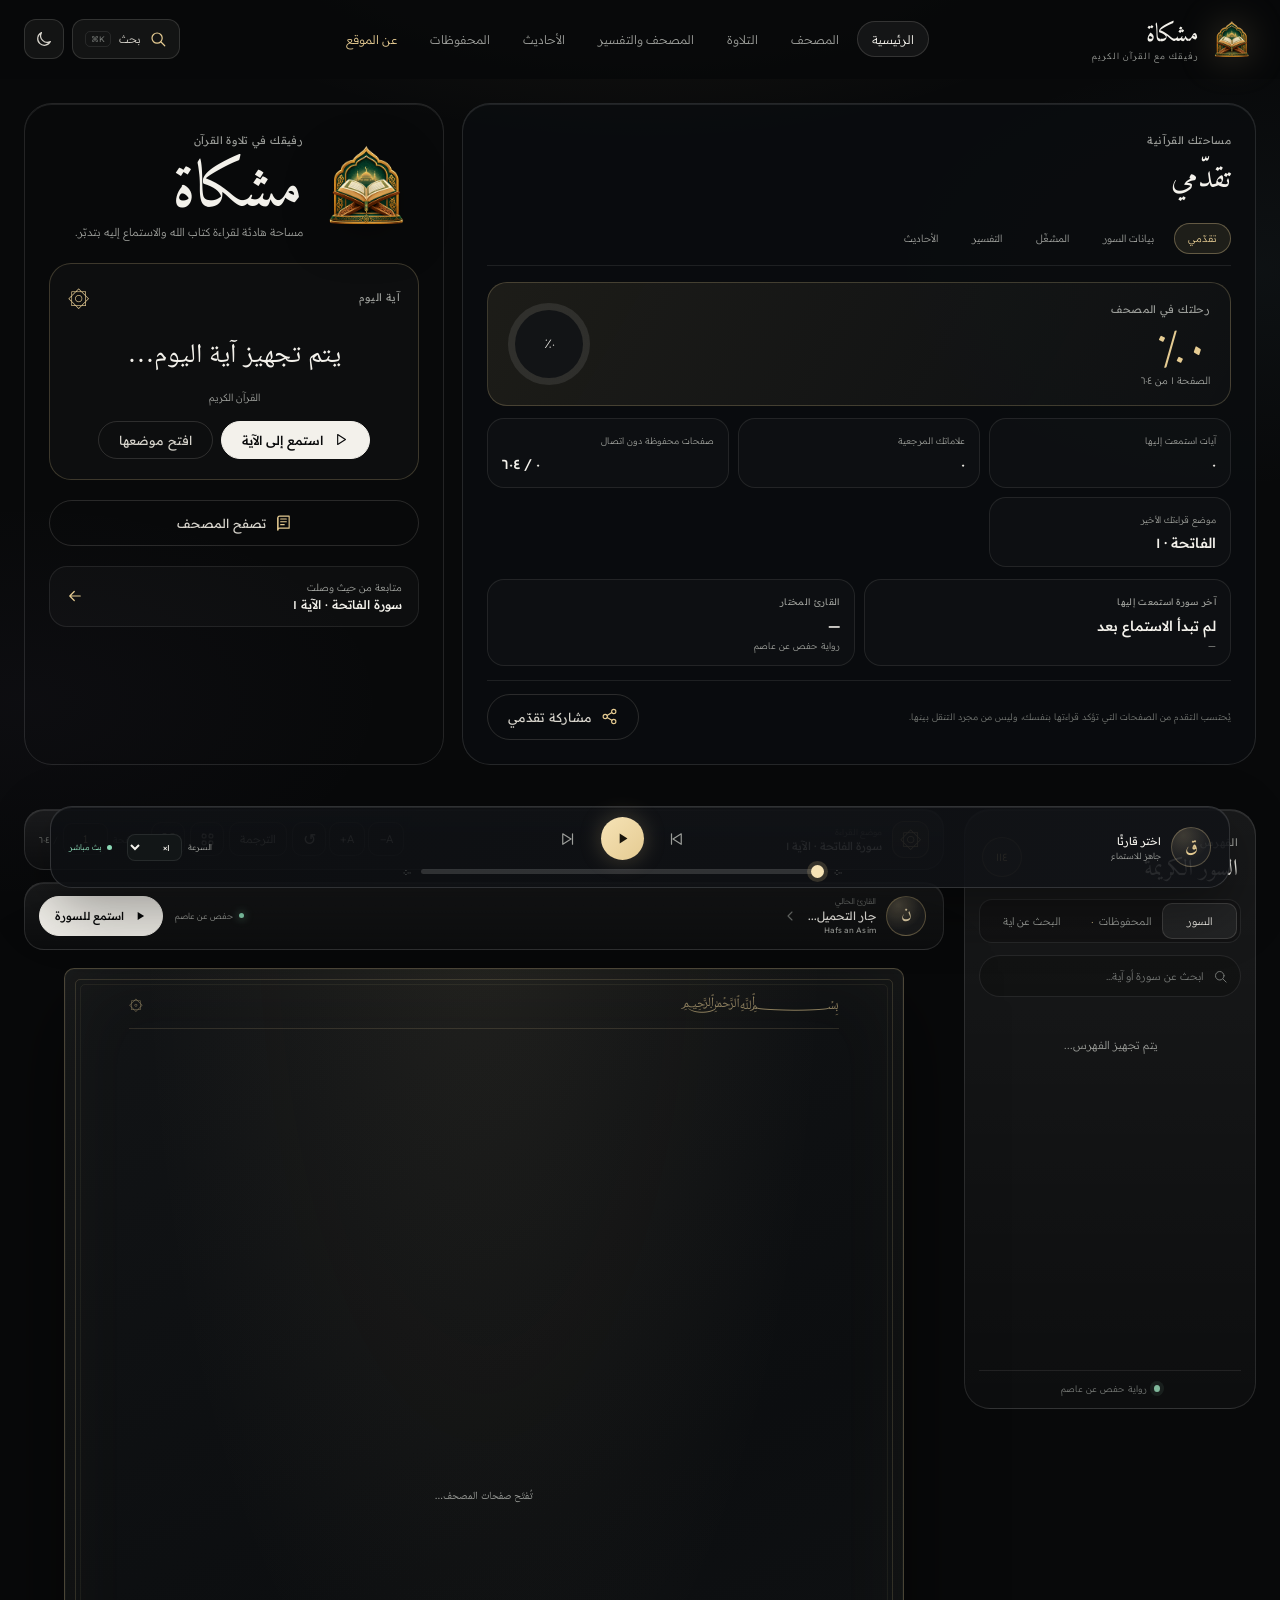
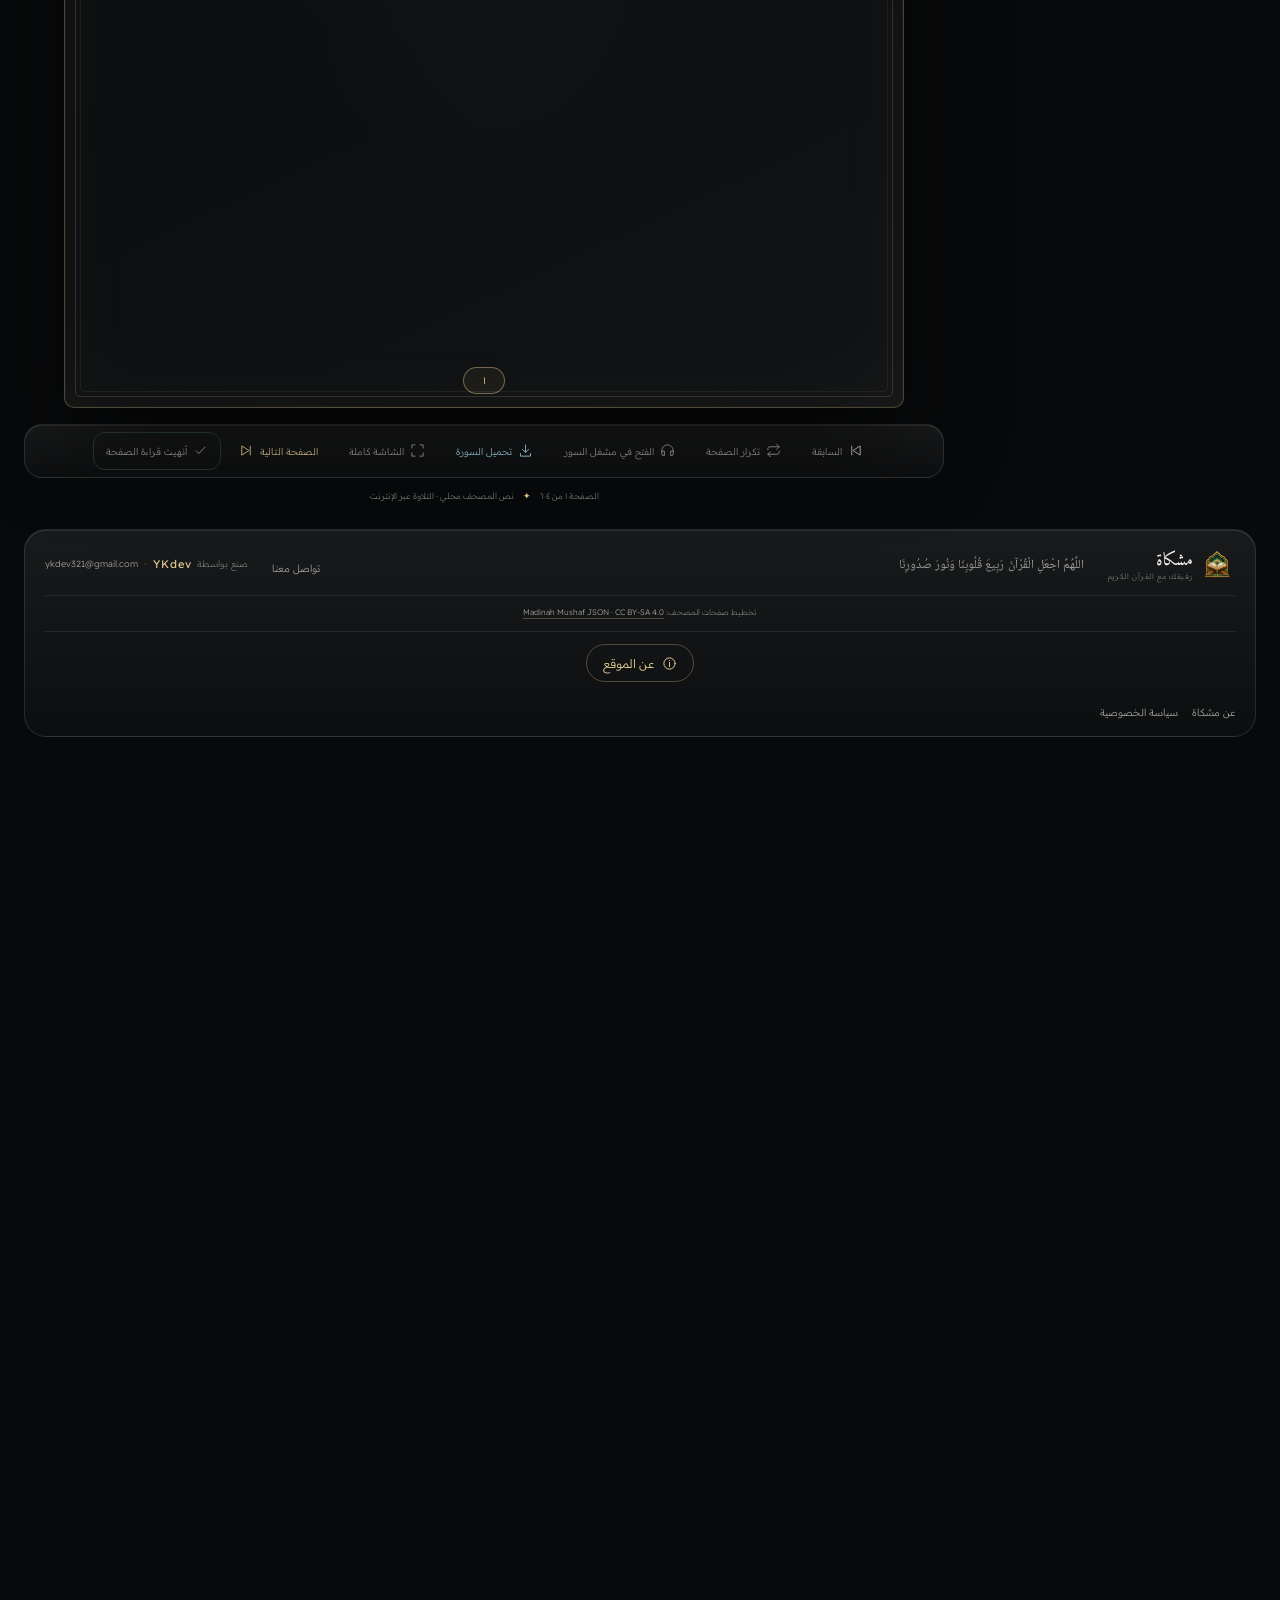
<file: reset.html>
<!doctype html>
<html lang="ar" dir="rtl">
<head>
  <meta charset="utf-8">
  <meta name="viewport" content="width=device-width, initial-scale=1">
  <title>تحديث مِشكاة</title>
  <style>
    body{margin:0;min-height:100vh;display:grid;place-items:center;background:#08090a;color:#f1eadc;font-family:system-ui,-apple-system,"Segoe UI",Tahoma,sans-serif;text-align:center;padding:24px}
    .card{max-width:420px;border:1px solid rgba(229,203,146,.25);border-radius:18px;padding:28px 22px;background:rgba(255,255,255,.03)}
    h1{margin:0 0 10px;font-size:24px;font-weight:500;color:#e5cb92}
    p{margin:8px 0;line-height:1.9;color:#c9c1b3}
    button{margin-top:18px;border:1px solid rgba(229,203,146,.45);background:transparent;color:#e5cb92;border-radius:999px;padding:10px 22px;font:inherit;cursor:pointer}
    .err{color:#ff9b9b}
  </style>
</head>
<body>
  <main class="card">
    <h1>تحديث مِشكاة</h1>
    <p id="status">جارٍ حذف النسخة القديمة من ذاكرة المتصفح...</p>
    <p>سيُعاد فتح الموقع بالنسخة الجديدة تلقائيًا.</p>
    <button id="open" hidden>افتح الموقع الآن</button>
  </main>
  <script>
    (async function () {
      const status = document.getElementById('status');
      try {
        if ('serviceWorker' in navigator) {
          const registrations = await navigator.serviceWorker.getRegistrations();
          await Promise.all(registrations.map(registration => registration.unregister()));
        }
      } catch (error) { console.warn('SW reset failed', error); }
      try {
        if ('caches' in window) {
          const keys = await caches.keys();
          await Promise.all(keys.map(key => caches.delete(key)));
        }
      } catch (error) {
        console.warn('Cache reset failed', error);
        status.textContent = 'تعذر حذف بعض الملفات القديمة. أغلق التبويب وأعد فتح الموقع.';
        status.className = 'err';
      }
      status.textContent = 'تم حذف النسخة القديمة. جارٍ فتح الموقع...';
      const button = document.getElementById('open');
      button.hidden = false;
      button.addEventListener('click', () => location.replace('./?fresh=' + Date.now()));
      setTimeout(() => location.replace('./?fresh=' + Date.now()), 900);
    })();
  </script>
</body>
</html>
</file>
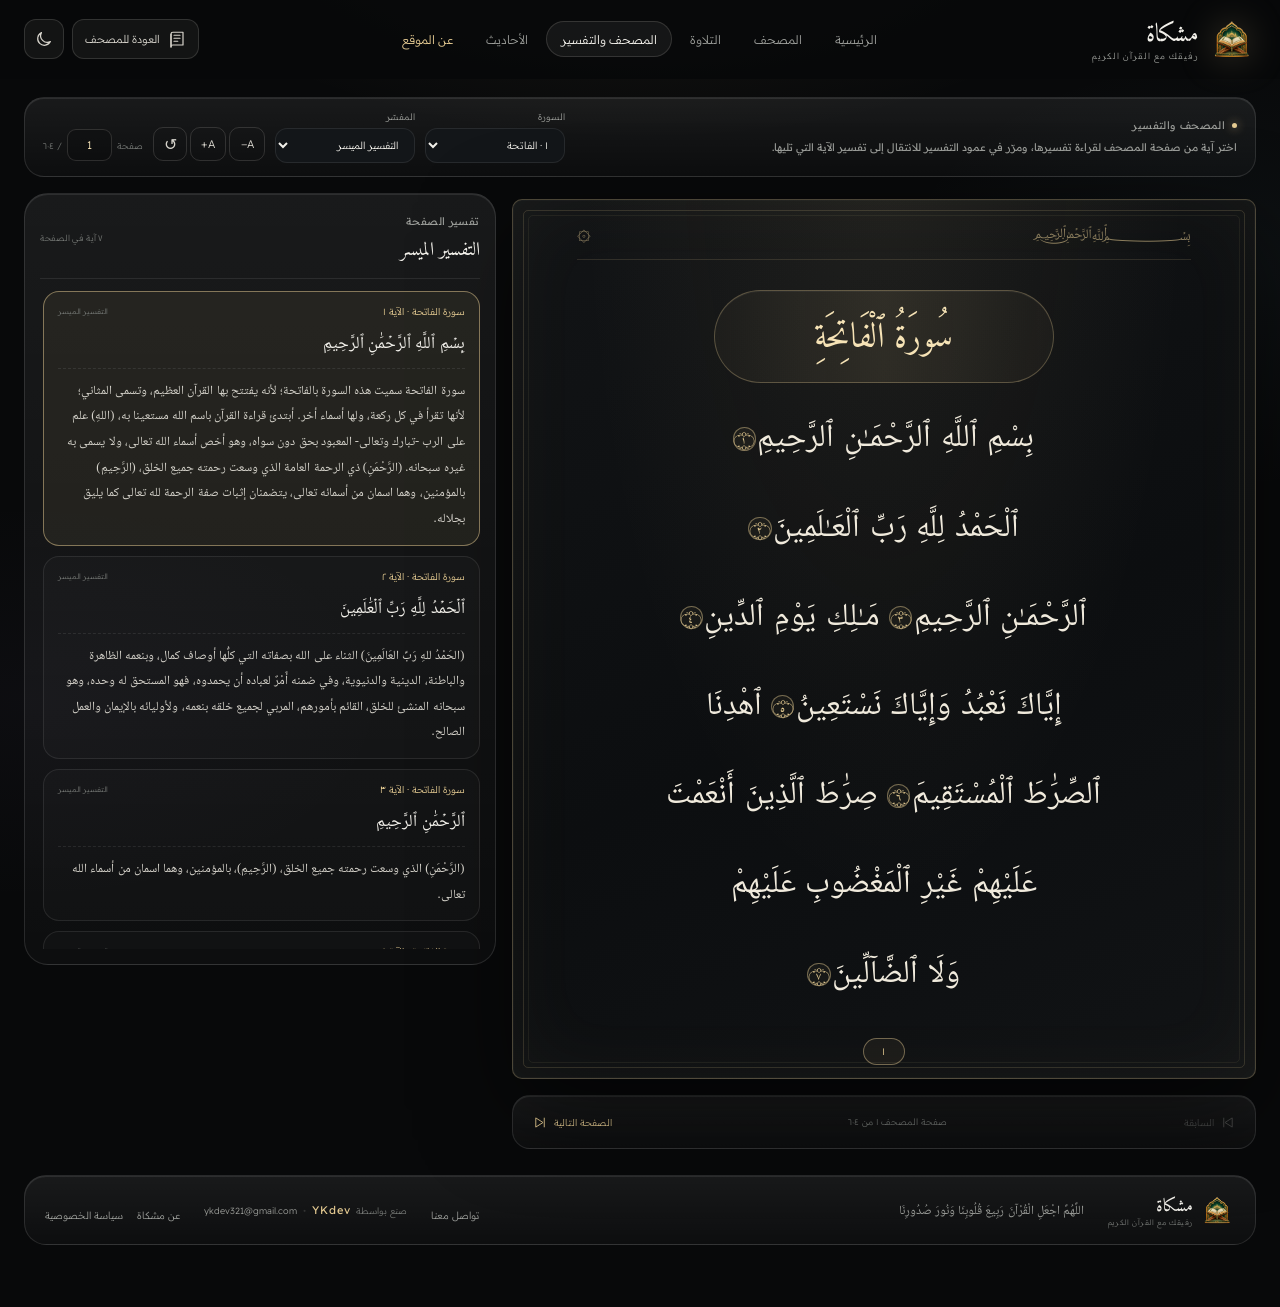
<file: tafsir.html>
<!DOCTYPE html>

<html dir="rtl" lang="ar">
<head>
<meta charset="utf-8"/>
<meta content="width=device-width, initial-scale=1, viewport-fit=cover" name="viewport"/>
<meta content="#08090a" name="theme-color"/>
<meta content="8.5.0" name="application-version"/>
<meta property="og:site_name" content="مشكاة"/>
<meta property="og:type" content="website"/>
<meta property="og:locale" content="ar_AR"/>
<meta property="og:title" content="المصحف والتفسير | مشكاة"/>
<meta property="og:description" content="المصحف مع التفسير جنباً إلى جنب في مشكاة — اختر الآية من صفحة المصحف واقرأ تفسيرها، وتنقّل بين التفاسير بالتمرير."/>
<meta property="og:url" content="https://quran-meshkah.pages.dev/tafsir"/>
<meta property="og:image" content="https://quran-meshkah.pages.dev/icons/og-cover.jpg"/>
<meta property="og:image:width" content="1200"/>
<meta property="og:image:height" content="630"/>
<meta property="og:image:alt" content="شعار مشكاة — مصحف إلكتروني للقرآن الكريم"/>
<meta name="twitter:card" content="summary_large_image"/>
<meta name="twitter:title" content="المصحف والتفسير | مشكاة"/>
<meta name="twitter:description" content="المصحف مع التفسير جنباً إلى جنب في مشكاة — اختر الآية من صفحة المصحف واقرأ تفسيرها، وتنقّل بين التفاسير بالتمرير."/>
<meta name="twitter:image" content="https://quran-meshkah.pages.dev/icons/og-cover.jpg"/>

<meta content="المصحف مع التفسير جنباً إلى جنب في مشكاة — اختر الآية من صفحة المصحف واقرأ تفسيرها، وتنقّل بين التفاسير بالتمرير." name="description"/>
<meta content="dark light" name="color-scheme"/>
<title>المصحف والتفسير | مشكاة</title>
<link href="icons/logo-mishkat-256.png" rel="icon" type="image/png"/>
<link href="manifest.webmanifest" rel="manifest"/>
<link as="font" crossorigin="" href="assets/fonts/readex-pro-ar.woff2" rel="preload" type="font/woff2"/>
<link as="font" crossorigin="" href="assets/fonts/noto-naskh-arabic-ar.woff2" rel="preload" type="font/woff2"/>
<script>(function(){try{var d=document.documentElement,q=new URLSearchParams(location.search).get('lite'),K='mishkat.lite.v1';if(q==='1'||q==='0')localStorage.setItem(K,q);else if(q==='auto')localStorage.removeItem(K);var o=localStorage.getItem(K),c=navigator.connection||{},m=navigator.deviceMemory,h=navigator.hardwareConcurrency,r=window.matchMedia&&matchMedia('(prefers-reduced-motion: reduce)').matches,lite=o==='1'?true:o==='0'?false:!!((m&&m<4)||(h&&h<=2)||c.saveData||r);if(lite)d.classList.add('lite')}catch(e){}})();</script>
<link href="assets/styles.css" rel="stylesheet"/>
</head>
<body class="tafsir-page">
<svg aria-hidden="true" class="svg-sprite" xmlns="http://www.w3.org/2000/svg">
<symbol id="i-book" viewbox="0 0 24 24"><path d="M4 5.5A2.5 2.5 0 0 1 6.5 3H20v17H6.5A2.5 2.5 0 0 0 4 22.5z"></path><path d="M4 5.5v17M8 7h8M8 11h8M8 15h5"></path></symbol>
<symbol id="i-search" viewbox="0 0 24 24"><circle cx="10.8" cy="10.8" r="6.8"></circle><path d="m16 16 5 5"></path></symbol>
<symbol id="i-moon" viewbox="0 0 24 24"><path d="M20.5 15.4A8.8 8.8 0 0 1 8.6 3.5 8.9 8.9 0 1 0 20.5 15.4Z"></path></symbol>
<symbol id="i-sun" viewbox="0 0 24 24"><circle cx="12" cy="12" r="4"></circle><path d="M12 2v2M12 20v2M4.9 4.9l1.4 1.4m11.4 11.4 1.4 1.4M2 12h2m16 0h2M4.9 19.1l1.4-1.4M17.7 6.3l1.4-1.4"></path></symbol>
<symbol id="i-arrow" viewbox="0 0 24 24"><path d="M19 12H5m6-6-6 6 6 6"></path></symbol>
<symbol id="i-prev" viewbox="0 0 24 24"><path d="M6 5v14M19 5 8 12l11 7z"></path></symbol>
<symbol id="i-next" viewbox="0 0 24 24"><path d="M18 5v14M5 5l11 7-11 7z"></path></symbol>
<symbol id="i-spark" viewbox="0 0 24 24"><path d="M12 2.8c.6 5.1 3.1 7.6 8.2 8.2-5.1.6-7.6 3.1-8.2 8.2-.6-5.1-3.1-7.6-8.2-8.2 5.1-.6 7.6-3.1 8.2-8.2Z"></path></symbol>
<symbol id="i-info" viewbox="0 0 24 24"><circle cx="12" cy="12" r="9"></circle><path d="M12 10.5V17M12 7.2v.2"></path></symbol>
<symbol id="i-mail" viewbox="0 0 24 24"><rect height="14" rx="3" width="18" x="3" y="5"></rect><path d="m4 7 8 6 8-6"></path></symbol>
</svg>
<header class="topbar" id="topbar">
<div class="topbar-inner">
<a aria-label="العودة إلى الرئيسية" class="icon-btn mobile-menu" href="index.html">
<svg class="mirror-icon"><use href="#i-arrow"></use></svg>
</a>
<a aria-label="القرآن الكريم — الصفحة الرئيسية" class="brand" href="index.html">
<img alt="" class="brand-logo" height="46" src="icons/logo-mishkat-256.png" width="46"/>
<span class="brand-copy"><strong>مشكاة</strong><small>رفيقك مع القرآن الكريم</small></span>
</a>
<nav aria-label="التنقل الرئيسي" class="main-nav">
<a class="nav-link" href="index.html">الرئيسية</a>
<a class="nav-link" href="index.html">المصحف</a>
<a class="nav-link" href="player.html">التلاوة</a>
<a aria-current="page" class="nav-link active" href="tafsir.html">المصحف والتفسير</a>
<a class="nav-link" href="hadith.html">الأحاديث</a>
<a class="nav-link nav-about" href="about.html">عن الموقع</a>
</nav>
<div class="topbar-actions">
<a class="glass-action" href="index.html"><svg><use href="#i-book"></use></svg><span>العودة للمصحف</span></a>
<button aria-label="تغيير المظهر" class="glass-icon" id="theme-toggle" title="تغيير المظهر"><svg><use href="#i-moon"></use></svg></button>
</div>
</div>
</header>
<main class="page-shell tafsir-shell">
<section aria-label="أدوات صفحة التفسير" class="tafsir-tools glass-panel">
<div class="tafsir-tools-title">
<span class="eyebrow"><span class="eyebrow-dot"></span> المصحف والتفسير</span>
<strong>اختر آية من صفحة المصحف لقراءة تفسيرها، ومرّر في عمود التفسير للانتقال إلى تفسير الآية التي تليها.</strong>
</div>
<div class="tafsir-tools-controls">
<label class="dashboard-select-label">السورة<select aria-label="الانتقال إلى سورة" id="tafsir-surah-jump"></select></label>
<label class="dashboard-select-label">المفسّر<select aria-label="مصدر التفسير" id="tafsir-source-select"><option>التفسير الميسر</option><option>تفسير ابن كثير</option><option>تفسير السعدي</option><option>تفسير القرطبي</option><option>تفسير الطبري</option></select></label>
<div aria-label="حجم الخط" class="tool-group">
<button aria-label="تصغير الخط" class="setting-button" id="font-smaller">A−</button>
<button aria-label="تكبير الخط" class="setting-button" id="font-larger">A+</button>
<button aria-label="استعادة حجم الخط المريح" class="setting-button font-reset" id="font-reset" title="استعادة حجم الخط المريح">↺</button>
</div>
<div class="page-jump">
<label for="page-number-input">صفحة</label>
<input aria-label="رقم الصفحة" id="page-number-input" inputmode="numeric" max="604" min="1" type="number" value="1"/>
<span id="page-total">/ ٦٠٤</span>
</div>
</div>
</section>
<div class="tafsir-layout">
<div class="tafsir-mushaf-column">
<div class="mushaf-stage" id="mushaf-stage">
<div aria-label="صفحة المصحف" class="mushaf-page" id="mushaf-page">
<div class="mushaf-topline"><span>﷽</span><span class="mushaf-ornament">۞</span></div>
<div class="quran-content" dir="rtl" id="quran-content" lang="ar"><div class="loading-state">تُفتَح صفحات المصحف...</div></div>
<div class="mushaf-page-footer"><span class="mushaf-page-number" id="mushaf-page-number">١</span></div>
</div>
</div>
<div aria-label="التنقل بين الصفحات" class="page-actions glass-panel tafsir-page-actions">
<button class="page-tool" id="previous-page" title="الصفحة السابقة"><svg class="mirror-icon"><use href="#i-next"></use></svg><span>السابقة</span></button>
<span class="page-status tafsir-page-status"><span id="page-counter">الصفحة ١ من ٦٠٤</span></span>
<button class="page-tool next-page" id="next-page" title="الصفحة التالية"><span>الصفحة التالية</span><svg><use href="#i-next"></use></svg></button>
</div>
</div>
<aside aria-label="تفسير آيات الصفحة" class="tafsir-side glass-panel">
<div class="tafsir-side-head">
<div><span class="eyebrow">تفسير الصفحة</span><strong id="tafsir-side-title">التفسير الميسر</strong></div>
<span class="tafsir-side-count" id="tafsir-side-count"></span>
</div>
<div class="tafsir-entries" id="tafsir-entries"><p class="dashboard-note">يتم تجهيز التفسير…</p></div>
</aside>
</div>
<footer class="site-footer glass-panel">
<div class="footer-brand">
<img alt="" height="34" src="icons/logo-mishkat-256.png" width="34"/>
<div><strong>مشكاة</strong><small>رفيقك مع القرآن الكريم</small></div>
</div>
<p class="footer-dua">اللَّهُمَّ اجْعَلِ الْقُرْآنَ رَبِيعَ قُلُوبِنَا وَنُورَ صُدُورِنَا</p>
<div class="footer-links">
<a href="mailto:ykdev321@gmail.com">تواصل معنا</a>
</div>
<div class="footer-credit"><span>صنع بواسطة</span><strong>YKdev</strong><i>•</i><a href="mailto:ykdev321@gmail.com">ykdev321@gmail.com</a></div>
<nav aria-label="روابط الموقع" class="footer-links"><a href="about.html">عن مشكاة</a><a href="privacy.html">سياسة الخصوصية</a></nav></footer>
</main>
<div aria-live="polite" class="toast" id="toast" role="status"></div>
<script defer="" src="assets/tafsir.js"></script>
<script defer="" src="assets/audio-continuity.js"></script>
</body>
</html>
</file>
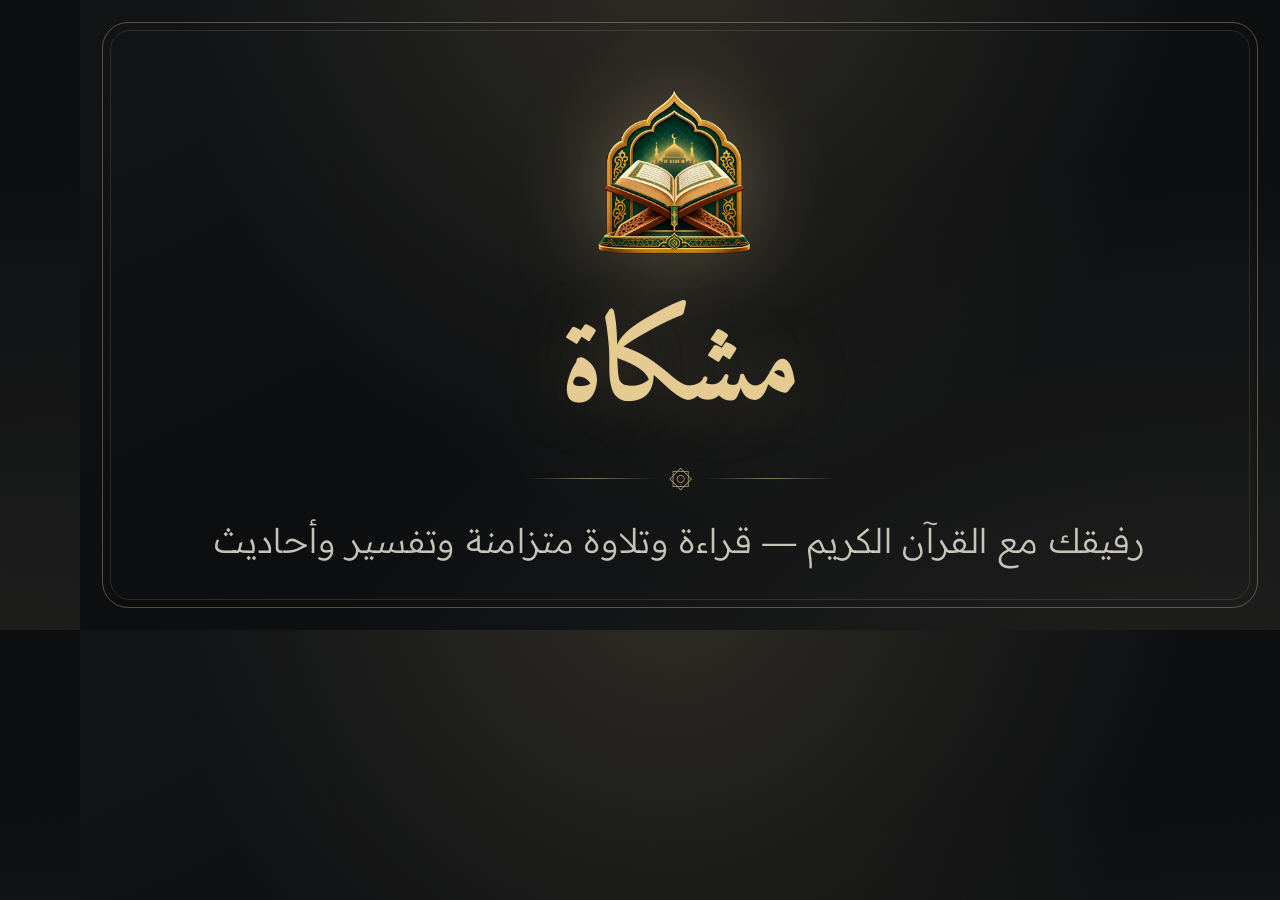
<file: tools/generate-og-cover.html>
<!DOCTYPE html>
<!-- Generates the 1200x630 social share image. Render headless, then
     convert to icons/og-cover.jpg (JPEG q88, ~48 KB; the raw PNG is ~418 KB):
       google-chrome --headless=new --disable-gpu --hide-scrollbars \
         --window-size=1200,630 --virtual-time-budget=5000 \
         --screenshot=/tmp/og-cover.png \
         "file://$PWD/generate-og-cover.html"
       python3 -c "from PIL import Image; Image.open('/tmp/og-cover.png').convert('RGB').save('icons/og-cover.jpg', quality=88, optimize=True, progressive=True)" -->
<html dir="rtl" lang="ar">
<head>
<meta charset="utf-8"/>
<style>
@font-face {
  font-family: "Amiri";
  src: url("../assets/fonts/amiri-700-ar.woff2") format("woff2");
  font-weight: 700;
}
@font-face {
  font-family: "Readex Pro";
  src: url("../assets/fonts/readex-pro-ar.woff2") format("woff2");
  font-weight: 200 700;
}
* { margin: 0; padding: 0; box-sizing: border-box; }
html, body { width: 1200px; height: 630px; overflow: hidden; }
body {
  position: relative;
  background:
    radial-gradient(ellipse at 50% -10%, rgba(229, 203, 146, .14), transparent 60%),
    radial-gradient(ellipse at 88% 112%, rgba(229, 203, 146, .07), transparent 55%),
    linear-gradient(155deg, #121416 0%, #0c0e10 54%, #111315 100%);
  font-family: "Readex Pro", sans-serif;
  color: #f3f1eb;
}
.frame {
  position: absolute;
  inset: 22px;
  border: 1.5px solid rgba(229, 203, 146, .35);
  border-radius: 26px;
}
.frame::after {
  content: "";
  position: absolute;
  inset: 7px;
  border: 1px solid rgba(229, 203, 146, .14);
  border-radius: 20px;
}
.wrap {
  position: absolute;
  inset: 0;
  display: flex;
  flex-direction: column;
  align-items: center;
  justify-content: center;
  gap: 26px;
}
.logo {
  width: 208px;
  height: 208px;
  filter: drop-shadow(0 0 46px rgba(229, 203, 146, .35));
}
.name {
  font-family: "Amiri", serif;
  font-weight: 700;
  font-size: 118px;
  line-height: 1.15;
  color: #e5cb92;
  text-shadow: 0 0 70px rgba(229, 203, 146, .22);
}
.tagline {
  font-size: 34px;
  font-weight: 300;
  color: rgba(240, 234, 220, .82);
  letter-spacing: .01em;
}
.rule {
  display: flex;
  align-items: center;
  gap: 14px;
  color: rgba(229, 203, 146, .8);
  font-size: 24px;
}
.rule::before, .rule::after {
  content: "";
  width: 130px;
  height: 1px;
  background: linear-gradient(90deg, transparent, rgba(229, 203, 146, .55), transparent);
}
</style>
</head>
<body>
<div class="frame"></div>
<div class="wrap">
  <img class="logo" src="../icons/logo-mishkat.png" alt=""/>
  <div class="name">مشكاة</div>
  <div class="rule"><span>۞</span></div>
  <div class="tagline">رفيقك مع القرآن الكريم — قراءة وتلاوة متزامنة وتفسير وأحاديث</div>
</div>
</body>
</html>
</file>
<file: assets/styles.css>
/* ============================================================
   القرآن الكريم — visual system
   A quiet, editorial glass interface inspired by modern Qur'an apps.
   ============================================================ */

@font-face {
  font-family: "Readex Pro";
  src: url("fonts/readex-pro-ar.woff2") format("woff2");
  font-weight: 200 700;
  font-style: normal;
  font-display: swap;
  unicode-range: U+0600-06FF, U+0750-077F, U+0870-0891, U+0897-08E1, U+08E3-08FF, U+200C-200E, U+2010-2011, U+204F, U+2E41, U+FB50-FDFF, U+FE70-FE74, U+FE76-FEFC, U+102E0-102FB, U+10E60-10E7E, U+10EC2-10EC7, U+10EC9-10EEE, U+10EF0-10EFF, U+1EE00-1EE03, U+1EE05-1EE1F, U+1EE21-1EE22, U+1EE24, U+1EE27, U+1EE29-1EE32, U+1EE34-1EE37, U+1EE39, U+1EE3B, U+1EE42, U+1EE47, U+1EE49, U+1EE4B, U+1EE4D-1EE4F, U+1EE51-1EE52, U+1EE54, U+1EE57, U+1EE59, U+1EE5B, U+1EE5D, U+1EE5F, U+1EE61-1EE62, U+1EE64, U+1EE67-1EE6A, U+1EE6C-1EE72, U+1EE74-1EE77, U+1EE79-1EE7C, U+1EE7E, U+1EE80-1EE89, U+1EE8B-1EE9B, U+1EEA1-1EEA3, U+1EEA5-1EEA9, U+1EEAB-1EEBB, U+1EEF0-1EEF1;
}
@font-face {
  font-family: "Readex Pro";
  src: url("fonts/readex-pro-latin.woff2") format("woff2");
  font-weight: 200 700;
  font-style: normal;
  font-display: swap;
  unicode-range: U+0000-00FF, U+0131, U+0152-0153, U+02BB-02BC, U+02C6, U+02DA, U+02DC, U+0304, U+0308, U+0329, U+2000-206F, U+20AC, U+2122, U+2191, U+2193, U+2212, U+2215, U+FEFF, U+FFFD;
}
@font-face {
  font-family: "Noto Naskh Arabic";
  src: url("fonts/noto-naskh-arabic-ar.woff2") format("woff2");
  font-style: normal;
  font-weight: 400;
  font-display: swap;
  unicode-range: U+0600-06FF, U+0750-077F, U+0870-0891, U+0897-08E1, U+08E3-08FF, U+200C-200E, U+2010-2011, U+204F, U+2E41, U+FB50-FDFF, U+FE70-FE74, U+FE76-FEFC, U+102E0-102FB, U+10E60-10E7E, U+10EC2-10EC7, U+10EC9-10EEE, U+10EF0-10EFF, U+1EE00-1EE03, U+1EE05-1EE1F, U+1EE21-1EE22, U+1EE24, U+1EE27, U+1EE29-1EE32, U+1EE34-1EE37, U+1EE39, U+1EE3B, U+1EE42, U+1EE47, U+1EE49, U+1EE4B, U+1EE4D-1EE4F, U+1EE51-1EE52, U+1EE54, U+1EE57, U+1EE59, U+1EE5B, U+1EE5D, U+1EE5F, U+1EE61-1EE62, U+1EE64, U+1EE67-1EE6A, U+1EE6C-1EE72, U+1EE74-1EE77, U+1EE79-1EE7C, U+1EE7E, U+1EE80-1EE89, U+1EE8B-1EE9B, U+1EEA1-1EEA3, U+1EEA5-1EEA9, U+1EEAB-1EEBB, U+1EEF0-1EEF1;
}
@font-face {
  font-family: "Noto Naskh Arabic Local";
  src: local("Noto Naskh Arabic"), local("NotoNaskhArabic-Regular");
  font-style: normal;
  font-weight: 400;
  font-display: swap;
}
@font-face {
  font-family: "Amiri";
  src: url("fonts/amiri-400-ar.woff2") format("woff2");
  font-weight: 400;
  font-style: normal;
  font-display: swap;
  unicode-range: U+0600-06FF, U+0750-077F, U+0870-0891, U+0897-08E1, U+08E3-08FF, U+200C-200E, U+2010-2011, U+204F, U+2E41, U+FB50-FDFF, U+FE70-FE74, U+FE76-FEFC, U+102E0-102FB, U+10E60-10E7E, U+10EC2-10EC7, U+10EC9-10EEE, U+10EF0-10EFF, U+1EE00-1EE03, U+1EE05-1EE1F, U+1EE21-1EE22, U+1EE24, U+1EE27, U+1EE29-1EE32, U+1EE34-1EE37, U+1EE39, U+1EE3B, U+1EE42, U+1EE47, U+1EE49, U+1EE4B, U+1EE4D-1EE4F, U+1EE51-1EE52, U+1EE54, U+1EE57, U+1EE59, U+1EE5B, U+1EE5D, U+1EE5F, U+1EE61-1EE62, U+1EE64, U+1EE67-1EE6A, U+1EE6C-1EE72, U+1EE74-1EE77, U+1EE79-1EE7C, U+1EE7E, U+1EE80-1EE89, U+1EE8B-1EE9B, U+1EEA1-1EEA3, U+1EEA5-1EEA9, U+1EEAB-1EEBB, U+1EEF0-1EEF1;
}
@font-face {
  font-family: "Amiri";
  src: url("fonts/amiri-700-ar.woff2") format("woff2");
  font-weight: 700;
  font-style: normal;
  font-display: swap;
  unicode-range: U+0600-06FF, U+0750-077F, U+0870-0891, U+0897-08E1, U+08E3-08FF, U+200C-200E, U+2010-2011, U+204F, U+2E41, U+FB50-FDFF, U+FE70-FE74, U+FE76-FEFC, U+102E0-102FB, U+10E60-10E7E, U+10EC2-10EC7, U+10EC9-10EEE, U+10EF0-10EFF, U+1EE00-1EE03, U+1EE05-1EE1F, U+1EE21-1EE22, U+1EE24, U+1EE27, U+1EE29-1EE32, U+1EE34-1EE37, U+1EE39, U+1EE3B, U+1EE42, U+1EE47, U+1EE49, U+1EE4B, U+1EE4D-1EE4F, U+1EE51-1EE52, U+1EE54, U+1EE57, U+1EE59, U+1EE5B, U+1EE5D, U+1EE5F, U+1EE61-1EE62, U+1EE64, U+1EE67-1EE6A, U+1EE6C-1EE72, U+1EE74-1EE77, U+1EE79-1EE7C, U+1EE7E, U+1EE80-1EE89, U+1EE8B-1EE9B, U+1EEA1-1EEA3, U+1EEA5-1EEA9, U+1EEAB-1EEBB, U+1EEF0-1EEF1;
}

:root {
  color-scheme: dark;
  --paper: #08090a;
  --paper-soft: #0d0f11;
  --ink: #f3f1eb;
  --ink-soft: #d7d4cc;
  --muted: #9b9d99;
  --muted-2: #737673;
  --faint: rgba(243, 241, 235, .14);
  --rule: rgba(243, 241, 235, .09);
  --wash: rgba(243, 241, 235, .05);
  --glass-bg: linear-gradient(180deg, rgba(255, 255, 255, .07), rgba(255, 255, 255, .025));
  --glass-border: rgba(255, 255, 255, .115);
  --glass-shadow: 0 18px 54px rgba(0, 0, 0, .28), inset 0 1px 0 rgba(255, 255, 255, .09);
  --glass-strong: rgba(11, 13, 15, .9);
  --accent: #e5cb92;
  --accent-strong: #f6e3b6;
  --accent-ink: #19140a;
  --accent-rgb: 229, 203, 146;
  --green: #8bd8b5;
  --blue: #9ed5e6;
  --rose: #e6a6a0;
  --blur: 22px;
  --page-bg:
    radial-gradient(ellipse at 50% -8%, rgba(229, 203, 146, .075), transparent 58%),
    linear-gradient(155deg, #121416 0%, #0c0e10 54%, #111315 100%);
  --page-ink: #f0eadc;
  --page-muted: rgba(240, 234, 220, .62);
  --page-border: rgba(229, 203, 146, .28);
  --page-glow: rgba(229, 203, 146, .045);
  --page-number: #e5cb92;
  --shadow: 0 32px 90px rgba(0, 0, 0, .48);
  --sans: "Readex Pro", "Noto Sans Arabic", "Segoe UI", Tahoma, sans-serif;
  --serif: "Amiri", "Noto Naskh Arabic", Georgia, serif;
  --quran: "Noto Naskh Arabic", "Noto Naskh Arabic Local", serif;
  font-family: var(--sans);
  font-weight: 300;
  font-synthesis: none;
}

* { box-sizing: border-box; }
html { scroll-behavior: smooth; }
body {
  margin: 0;
  min-height: 100vh;
  padding-bottom: 116px;
  color: var(--ink);
  background:
    radial-gradient(ellipse 62% 42% at 50% -12%, rgba(229, 203, 146, .085), transparent 66%),
    radial-gradient(ellipse 44% 38% at 98% 30%, rgba(110, 160, 180, .055), transparent 64%),
    radial-gradient(ellipse 46% 36% at 2% 78%, rgba(140, 120, 180, .04), transparent 62%),
    var(--paper);
  background-attachment: fixed;
  overflow-x: hidden;
  -webkit-font-smoothing: antialiased;
}
body::before {
  content: "";
  position: fixed;
  inset: 0;
  z-index: -1;
  pointer-events: none;
  opacity: .22;
  background-image: radial-gradient(rgba(255, 255, 255, .14) .45px, transparent .55px);
  background-size: 26px 26px;
  mask-image: radial-gradient(ellipse 80% 70% at 50% 30%, #000 10%, transparent 78%);
  -webkit-mask-image: radial-gradient(ellipse 80% 70% at 50% 30%, #000 10%, transparent 78%);
}
::selection { background: var(--accent); color: var(--accent-ink); }
button, input, select, textarea { font: inherit; }
button { color: inherit; }
a { color: inherit; text-decoration: none; }
img, svg { display: block; }
button:focus-visible, a:focus-visible, input:focus-visible, select:focus-visible, [tabindex]:focus-visible {
  outline: 2px solid var(--accent);
  outline-offset: 3px;
}
[hidden] { display: none !important; }
body.dialog-open { overflow: hidden; }

.svg-sprite { position: absolute; width: 0; height: 0; overflow: hidden; }
svg { width: 18px; height: 18px; fill: none; stroke: currentColor; stroke-width: 1.6; stroke-linecap: round; stroke-linejoin: round; }
.sr-only { position: absolute; width: 1px; height: 1px; padding: 0; margin: -1px; overflow: hidden; clip: rect(0, 0, 0, 0); white-space: nowrap; border: 0; }
.mirror-icon { transform: scaleX(-1); }

/* ------------------------------------------------------------
   Shared surfaces
   ------------------------------------------------------------ */
.glass-panel {
  background: var(--glass-bg);
  border: 1px solid var(--glass-border);
  box-shadow: var(--glass-shadow);
  -webkit-backdrop-filter: blur(var(--blur)) saturate(1.45);
  backdrop-filter: blur(var(--blur)) saturate(1.45);
}
.eyebrow {
  display: inline-flex;
  align-items: center;
  gap: 7px;
  color: var(--muted);
  font-size: 10.5px;
  font-weight: 400;
  letter-spacing: .035em;
  line-height: 1.6;
}
.eyebrow-dot { width: 5px; height: 5px; border-radius: 50%; background: var(--accent); box-shadow: 0 0 10px rgba(var(--accent-rgb), .8); }
.btn {
  min-height: 46px;
  padding: 0 20px;
  display: inline-flex;
  align-items: center;
  justify-content: center;
  gap: 9px;
  border: 1px solid var(--faint);
  border-radius: 999px;
  background: transparent;
  color: var(--ink);
  font-size: 12.5px;
  font-weight: 400;
  cursor: pointer;
  transition: background-color .22s, border-color .22s, color .22s, transform .22s, box-shadow .22s;
}
.btn svg { width: 17px; height: 17px; }
.btn:hover { background: var(--wash); border-color: rgba(var(--accent-rgb), .42); transform: translateY(-1px); }
.btn:active { transform: scale(.98); }
.btn-primary { background: var(--ink); border-color: var(--ink); color: var(--paper); font-weight: 500; }
.btn-primary:hover { background: #fff; border-color: #fff; color: #0b0c0d; box-shadow: 0 12px 32px rgba(0, 0, 0, .22); }
.btn-ghost { color: var(--ink-soft); }
.btn-ghost svg { color: var(--accent); }
.btn-listen { min-height: 40px; padding: 0 15px; background: var(--ink); border-color: var(--ink); color: var(--paper); font-size: 11px; font-weight: 500; }
.btn-listen:hover { background: #fff; border-color: #fff; color: #0b0c0d; }
.btn-listen svg { width: 14px; height: 14px; fill: currentColor; stroke: none; }
.icon-btn {
  width: 40px;
  height: 40px;
  flex: 0 0 40px;
  display: inline-grid;
  place-items: center;
  border: 1px solid var(--faint);
  border-radius: 12px;
  background: transparent;
  color: var(--ink-soft);
  cursor: pointer;
  transition: background-color .2s, border-color .2s, color .2s, transform .2s;
}
.icon-btn:hover { background: var(--wash); border-color: rgba(var(--accent-rgb), .42); color: var(--accent-strong); transform: translateY(-1px); }
.icon-btn svg { width: 17px; height: 17px; }
.setting-button {
  min-width: 36px;
  height: 34px;
  padding: 0 8px;
  border: 1px solid var(--faint);
  border-radius: 10px;
  background: transparent;
  color: var(--ink-soft);
  font-size: 11px;
  cursor: pointer;
  transition: background-color .2s, border-color .2s, color .2s;
}
.font-reset { min-width: 34px; font-size: 16px; line-height: 1; }
.setting-button:hover, .setting-button[aria-pressed="true"] { background: rgba(var(--accent-rgb), .09); border-color: rgba(var(--accent-rgb), .42); color: var(--accent-strong); }
.live-dot { width: 6px; height: 6px; border-radius: 50%; background: var(--green); box-shadow: 0 0 10px rgba(139, 216, 181, .75); flex: 0 0 6px; }

/* ------------------------------------------------------------
   Top bar
   ------------------------------------------------------------ */
.topbar {
  position: sticky;
  top: 0;
  z-index: 45;
  border-bottom: 1px solid transparent;
  background: rgba(8, 9, 10, .54);
  -webkit-backdrop-filter: blur(18px) saturate(1.35);
  backdrop-filter: blur(18px) saturate(1.35);
  transition: background-color .3s, border-color .3s;
}
.topbar.scrolled { background: rgba(8, 9, 10, .86); border-bottom-color: var(--rule); }
.topbar-inner {
  width: min(1440px, calc(100% - 48px));
  min-height: 78px;
  margin: 0 auto;
  display: flex;
  align-items: center;
  gap: 28px;
}
.brand { display: inline-flex; align-items: center; gap: 11px; min-width: 176px; }
.brand-logo { width: 46px; height: 46px; filter: drop-shadow(0 0 18px rgba(var(--accent-rgb), .25)); }
.brand-copy { display: grid; line-height: 1.3; }
.brand-copy strong { color: var(--ink); font-family: var(--serif); font-size: 25px; font-weight: 400; letter-spacing: .02em; }
.brand-copy small { color: var(--muted); font-size: 8.5px; font-weight: 300; letter-spacing: .12em; }
.main-nav { display: flex; align-items: center; gap: 3px; margin-inline: auto; }
.nav-link {
  position: relative;
  min-height: 36px;
  padding: 0 14px;
  display: inline-flex;
  align-items: center;
  border: 1px solid transparent;
  border-radius: 999px;
  background: transparent;
  color: var(--muted);
  font-size: 12px;
  font-weight: 300;
  cursor: pointer;
  transition: color .2s, background-color .2s, border-color .2s;
}
.nav-link:hover { color: var(--ink); background: var(--wash); }
.nav-link.active { color: var(--ink); background: rgba(255, 255, 255, .055); border-color: var(--faint); }
.nav-about { color: var(--accent); }
.topbar-actions { display: flex; align-items: center; gap: 8px; }
.glass-icon, .glass-action {
  min-height: 40px;
  display: inline-flex;
  align-items: center;
  justify-content: center;
  gap: 8px;
  border: 1px solid var(--faint);
  border-radius: 12px;
  background: var(--wash);
  color: var(--ink-soft);
  cursor: pointer;
  transition: background-color .2s, border-color .2s, color .2s;
}
.glass-icon { width: 40px; }
.glass-action { padding: 0 12px; font-size: 11px; }
.glass-icon:hover, .glass-action:hover { border-color: rgba(var(--accent-rgb), .42); color: var(--accent-strong); background: rgba(var(--accent-rgb), .07); }
.glass-action kbd { padding: 2px 5px; border: 1px solid var(--rule); border-radius: 5px; color: var(--muted-2); font: 8px var(--sans); direction: ltr; }
.mobile-menu { display: none; }
.search-action svg { color: var(--accent); }

/* ------------------------------------------------------------
   Hero
   ------------------------------------------------------------ */
.page-shell { width: min(1440px, calc(100% - 48px)); margin: 0 auto; }
.hero {
  position: relative;
  display: grid;
  grid-template-columns: minmax(0, 1.12fr) minmax(300px, .88fr);
  align-items: center;
  gap: clamp(28px, 5vw, 76px);
  min-height: 390px;
  padding: 46px 6px 42px;
  border-bottom: 1px solid var(--rule);
}
.hero-copy { position: relative; z-index: 1; }
.hero h1 {
  margin: 14px 0 0;
  font-family: var(--serif);
  font-size: clamp(68px, 8.2vw, 118px);
  font-weight: 400;
  line-height: .95;
  letter-spacing: -.015em;
  color: var(--ink);
  text-shadow: 0 0 70px rgba(var(--accent-rgb), .09);
}
.accent-dot { color: var(--accent); }
.hero-subtitle { margin: 5px 0 0; color: var(--accent); font-family: var(--serif); font-size: clamp(20px, 2vw, 27px); line-height: 1.4; }
.hero-lede { max-width: 540px; margin: 14px 0 0; color: var(--muted); font-size: 13px; font-weight: 300; line-height: 1.95; }
.hero-actions { display: flex; flex-wrap: wrap; gap: 9px; margin-top: 24px; }
.hero-meta { display: flex; flex-wrap: wrap; align-items: center; gap: 11px; margin-top: 22px; color: var(--muted); font-size: 10.5px; }
.hero-meta strong { color: var(--ink); font-size: 12px; font-weight: 500; }
.hero-meta i { color: var(--faint); font-style: normal; }
.hero-art { position: relative; display: flex; flex-direction: column; align-items: center; justify-content: center; gap: 8px; min-height: 340px; }
.hero-aura {
  position: absolute;
  width: min(360px, 82%);
  aspect-ratio: 1;
  border-radius: 50%;
  background: radial-gradient(circle, rgba(var(--accent-rgb), .15) 0%, rgba(var(--accent-rgb), .045) 38%, transparent 70%);
  filter: blur(14px);
  animation: aura-breathe 7s ease-in-out infinite;
}
.hero-logo { position: relative; width: clamp(140px, 15vw, 205px); height: auto; filter: drop-shadow(0 0 34px rgba(var(--accent-rgb), .18)); }
.hero-quote { position: relative; max-width: 420px; margin: 0; color: var(--muted); font-family: var(--quran); font-size: clamp(15px, 1.5vw, 19px); line-height: 1.95; text-align: center; }
.hero-card {
  position: relative;
  width: min(300px, 100%);
  margin-top: 4px;
  padding: 12px 16px;
  display: grid;
  gap: 3px;
  border-radius: 16px;
  color: var(--ink);
}
.hero-card::before { content: ""; position: absolute; inset-inline-start: 0; top: 12px; bottom: 12px; width: 2px; border-radius: 2px; background: linear-gradient(var(--accent), transparent); }
.hero-card-label { color: var(--muted); font-size: 8.5px; letter-spacing: .06em; }
.hero-card strong { font-size: 11.5px; font-weight: 400; }
.hero-card small { color: var(--muted); font-size: 9px; }
.hero-card > svg { position: absolute; inset-inline-end: 14px; top: 50%; width: 18px; height: 18px; transform: translateY(-50%) scaleX(-1); color: var(--accent); }
@keyframes aura-breathe { 0%, 100% { opacity: .72; transform: scale(.98); } 50% { opacity: 1; transform: scale(1.04); } }

/* ------------------------------------------------------------
   Workspace and library
   ------------------------------------------------------------ */
.workspace { display: grid; grid-template-columns: 292px minmax(0, 1fr); align-items: start; gap: 20px; padding-top: 26px; }
.library-panel {
  position: sticky;
  top: 94px;
  max-height: calc(100vh - 124px);
  min-height: 600px;
  padding: 20px 14px 14px;
  display: flex;
  flex-direction: column;
  overflow: hidden;
  border-radius: 26px;
}
.panel-heading { display: flex; align-items: center; justify-content: space-between; gap: 10px; margin-bottom: 16px; padding: 0 3px; }
.panel-heading h2 { margin: 3px 0 0; color: var(--ink); font-family: var(--serif); font-size: 23px; font-weight: 400; line-height: 1.3; }
.surah-count { width: 40px; height: 40px; flex: 0 0 40px; display: grid; place-items: center; border: 1px solid rgba(var(--accent-rgb), .3); border-radius: 50%; background: rgba(var(--accent-rgb), .06); color: var(--accent); font-size: 11px; }
.library-close { display: none; }
.library-tabs { display: grid; grid-template-columns: 1fr 1fr 1.3fr; gap: 3px; padding: 3px; border: 1px solid var(--rule); border-radius: 13px; background: rgba(0, 0, 0, .18); }
.library-tab { min-height: 36px; border: 1px solid transparent; border-radius: 10px; background: transparent; color: var(--muted); font-size: 10.5px; cursor: pointer; transition: .2s; }
.library-tab:hover { color: var(--ink); }
.library-tab.active { border-color: var(--faint); background: rgba(255, 255, 255, .07); color: var(--ink); }
.library-tab span { color: var(--accent); padding-inline-start: 2px; }
.search-field {
  height: 42px;
  margin: 12px 0;
  padding: 0 12px;
  display: flex;
  align-items: center;
  gap: 8px;
  border: 1px solid var(--rule);
  border-radius: 999px;
  background: rgba(0, 0, 0, .16);
  color: var(--muted-2);
  transition: border-color .2s, background-color .2s;
}
.search-field:focus-within { border-color: rgba(var(--accent-rgb), .4); background: rgba(0, 0, 0, .24); }
.search-field svg { width: 15px; height: 15px; flex: 0 0 15px; }
.search-field input { width: 100%; min-width: 0; border: 0; outline: 0; background: transparent; color: var(--ink); font-size: 10.5px; }
.search-field input::placeholder { color: var(--muted-2); }
.surah-list { flex: 1; overflow-y: auto; padding-inline-end: 2px; scrollbar-width: thin; scrollbar-color: rgba(var(--accent-rgb), .25) transparent; }
.surah-list .library-verse-heading { margin: 10px 4px 6px; }
.surah-item {
  width: 100%;
  padding: 8px 7px;
  display: flex;
  align-items: center;
  gap: 8px;
  border: 1px solid transparent;
  border-radius: 14px;
  background: transparent;
  color: var(--ink-soft);
  text-align: right;
  cursor: pointer;
  transition: background-color .18s, border-color .18s, color .18s;
}
.surah-item:hover { background: var(--wash); border-color: var(--rule); }
.surah-item.active { background: rgba(var(--accent-rgb), .08); border-color: rgba(var(--accent-rgb), .26); color: var(--ink); }
.surah-number { width: 31px; height: 31px; flex: 0 0 31px; display: grid; place-items: center; border: 1px solid var(--faint); border-radius: 50%; color: var(--accent); font-size: 10px; }
.surah-item.active .surah-number { border-color: rgba(var(--accent-rgb), .55); background: rgba(var(--accent-rgb), .1); }
.surah-item-copy { flex: 1; min-width: 0; display: grid; line-height: 1.45; }
.surah-item-copy strong { overflow: hidden; color: inherit; font-family: var(--serif); font-size: 14px; font-weight: 400; text-overflow: ellipsis; white-space: nowrap; }
.surah-item-copy small { overflow: hidden; color: var(--muted-2); font-size: 8px; text-overflow: ellipsis; white-space: nowrap; direction: ltr; text-align: right; }
.surah-item-meta { flex: 0 0 auto; color: var(--muted-2); font-size: 8px; white-space: nowrap; }
.library-footer { margin-top: 10px; padding-top: 12px; display: flex; align-items: center; justify-content: center; gap: 7px; border-top: 1px solid var(--rule); color: var(--muted-2); font-size: 9px; }
.saved-item .surah-number { color: var(--accent); }

/* ------------------------------------------------------------
   Reader chrome
   ------------------------------------------------------------ */
.reader-column { min-width: 0; display: flex; flex-direction: column; gap: 12px; }
.reader-top { padding: 11px 14px; display: flex; align-items: center; gap: 12px; border-radius: 20px; }
.reader-position { display: flex; align-items: center; gap: 10px; min-width: 0; }
.position-emblem { width: 37px; height: 37px; flex: 0 0 37px; display: grid; place-items: center; border: 1px solid rgba(var(--accent-rgb), .25); border-radius: 12px; background: rgba(var(--accent-rgb), .06); color: var(--accent); font-size: 22px; }
.reader-position div { display: grid; gap: 2px; min-width: 0; }
.reader-position small { color: var(--muted-2); font-size: 8.5px; }
.reader-position strong { overflow: hidden; color: var(--ink); font-size: 11px; font-weight: 400; text-overflow: ellipsis; white-space: nowrap; }
.reader-tools { margin-inline-start: auto; display: flex; align-items: center; gap: 5px; }
.tool-group { display: flex; gap: 3px; }
.translation-button { padding: 0 10px; }
.reader-tools .icon-btn { width: 34px; height: 34px; flex-basis: 34px; border-radius: 10px; }
.reader-tools .icon-btn svg { width: 15px; height: 15px; }
.page-jump { display: flex; align-items: center; gap: 5px; color: var(--muted-2); font-size: 9px; white-space: nowrap; }
.page-jump input, .focus-page-jump input {
  width: 45px;
  height: 32px;
  border: 1px solid var(--faint);
  border-radius: 9px;
  background: rgba(0, 0, 0, .16);
  color: var(--accent-strong);
  text-align: center;
  font-size: 11px;
  outline: 0;
}
.page-jump input::-webkit-inner-spin-button, .focus-page-jump input::-webkit-inner-spin-button { appearance: none; }
.recitation-bar { padding: 8px 10px 8px 14px; display: flex; align-items: center; justify-content: space-between; gap: 12px; border-radius: 20px; }
.reciter-current {
  display: flex;
  align-items: center;
  gap: 10px;
  min-width: 0;
  padding: 4px 6px 4px 4px;
  border: 1px solid transparent;
  border-radius: 14px;
  background: transparent;
  color: inherit;
  text-align: right;
  cursor: pointer;
  transition: background-color .2s, border-color .2s;
}
.reciter-current:hover { background: var(--wash); border-color: var(--rule); }
.avatar {
  width: 40px;
  height: 40px;
  flex: 0 0 40px;
  display: grid;
  place-items: center;
  border: 1px solid hsla(var(--hue, 42), 55%, 68%, .36);
  border-radius: 50%;
  background:
    radial-gradient(circle at 30% 20%, hsla(var(--hue, 42), 80%, 80%, .24), transparent 62%),
    rgba(255, 255, 255, .045);
  color: hsl(var(--hue, 42), 58%, 80%);
  font-family: var(--serif);
  font-size: 19px;
}
.reciter-current-copy { display: grid; gap: 1px; min-width: 0; line-height: 1.4; }
.reciter-current-copy small { color: var(--muted-2); font-size: 8px; }
.reciter-current-copy strong { overflow: hidden; color: var(--ink); font-size: 11.5px; font-weight: 400; text-overflow: ellipsis; white-space: nowrap; }
.reciter-current-copy em { overflow: hidden; color: var(--muted); font: 8px var(--sans); font-style: normal; letter-spacing: .03em; text-overflow: ellipsis; white-space: nowrap; direction: ltr; text-align: right; }
.chevron { width: 16px; height: 16px; color: var(--muted-2); transform: scaleX(-1); }
.recitation-actions { display: flex; align-items: center; gap: 12px; }
.live-badge { display: inline-flex; align-items: center; gap: 6px; color: var(--muted); font-size: 8.5px; white-space: nowrap; }
.live-badge > span { width: 5px; height: 5px; border-radius: 50%; background: var(--green); box-shadow: 0 0 8px rgba(139, 216, 181, .7); }
.reader-message { padding: 10px 14px; border: 1px solid rgba(var(--accent-rgb), .26); border-radius: 13px; background: rgba(var(--accent-rgb), .07); color: var(--accent-strong); font-size: 10.5px; line-height: 1.8; }

/* ------------------------------------------------------------
   Mushaf page
   ------------------------------------------------------------ */
.mushaf-stage { padding: 6px 0 4px; display: flex; justify-content: center; }
.mushaf-page {
  position: relative;
  isolation: isolate;
  width: min(100%, 840px);
  min-height: 1040px;
  padding: 24px clamp(24px, 4.8vw, 58px) 58px;
  overflow: hidden;
  display: flex;
  flex-direction: column;
  border: 1px solid var(--page-border);
  border-radius: 10px;
  color: var(--page-ink);
  background: var(--page-bg);
  box-shadow:
    0 32px 90px rgba(0, 0, 0, .52),
    0 0 0 1px rgba(255, 255, 255, .025) inset,
    0 0 80px var(--page-glow) inset;
}
.mushaf-page::before, .mushaf-page::after { content: ""; position: absolute; pointer-events: none; border: 1px solid rgba(var(--accent-rgb), .16); border-radius: 5px; }
.mushaf-page::before { inset: 10px; }
.mushaf-page::after { inset: 15px; border-color: rgba(var(--accent-rgb), .07); }
.mushaf-topline { position: relative; z-index: 1; margin: 0 6px 13px; padding-bottom: 9px; display: flex; align-items: center; justify-content: space-between; border-bottom: 1px solid rgba(var(--accent-rgb), .14); color: rgba(var(--accent-rgb), .58); font-family: var(--quran); font-size: 13px; }
.mushaf-ornament { font-size: 15px; }
.mushaf-page-heading { display: none; }
.mushaf-basmalah { position: relative; z-index: 1; padding: 0 0 6px; color: var(--accent-strong); font-family: var(--quran); font-size: clamp(24px, 3vw, 32px); line-height: 1.9; text-align: center; }
.mushaf-basmalah[hidden] { display: none; }
.quran-content {
  position: relative;
  z-index: 1;
  direction: rtl;
  color: var(--page-ink);
  font-family: var(--quran);
  font-size: calc(clamp(1.55rem, 1.8vw + .7rem, 2rem) * var(--quran-zoom, 1));
  font-weight: 400;
  font-style: normal;
  font-kerning: normal;
  font-synthesis: none;
  font-variant-ligatures: common-ligatures contextual;
  font-feature-settings: "kern" 1, "liga" 1, "calt" 1, "mark" 1, "mkmk" 1;
  line-height: 2.5;
  text-align: center;
  text-rendering: optimizeLegibility;
  -webkit-font-smoothing: auto;
  word-spacing: 0;
  letter-spacing: 0;
  unicode-bidi: isolate;
  overflow-wrap: normal;
  flex: 1 0 auto;
  display: flex;
  flex-direction: column;
  justify-content: space-evenly;
}
.mushaf-line { display: block; flex: 0 0 auto; width: 100%; min-height: 2.5em; direction: rtl; text-align: center; line-height: 2.5; }
.mushaf-line .ayah-unit { display: inline; margin: 0 .015em; white-space: nowrap; }
.quran-word {
  position: relative;
  display: inline;
  padding: 0 .012em;
  border-radius: .24em;
  color: var(--page-ink);
  font-family: var(--quran);
  font-weight: 400;
  white-space: nowrap;
  cursor: pointer;
  transition: color .12s, background-color .12s, box-shadow .12s, text-shadow .12s;
  -webkit-box-decoration-break: clone;
  box-decoration-break: clone;
}
.quran-word:hover { color: var(--accent-strong); }
.quran-word.word-active {
  z-index: 2;
  color: var(--accent-ink);
  background: linear-gradient(135deg, var(--accent-strong), var(--accent));
  box-shadow: 0 0 0 .1em rgba(var(--accent-rgb), .13), 0 0 20px rgba(var(--accent-rgb), .3);
  text-shadow: 0 1px 0 rgba(255, 255, 255, .25);
}
.quran-word.ayah-word-active { color: var(--accent-strong); background: rgba(var(--accent-rgb), .13); box-shadow: inset 0 -1px 0 rgba(var(--accent-rgb), .48); }
.verse-end {
  display: inline-flex;
  flex: 0 0 1.35em;
  align-items: center;
  justify-content: center;
  width: 1.35em;
  min-width: 1.35em;
  height: 1.35em;
  margin: 0 .03em;
  vertical-align: middle;
  border: 1px solid rgba(var(--accent-rgb), .46);
  border-radius: 50%;
  background: rgba(var(--accent-rgb), .045);
  color: var(--accent);
  font-family: var(--serif);
  font-size: .54em;
  line-height: 1;
  transition: background-color .15s, color .15s;
}
.ayah-unit.active-ayah .verse-end { background: var(--accent); border-color: var(--accent); color: var(--accent-ink); }
.mushaf-surah-title-row { display: flex; align-items: center; justify-content: center; min-height: 2.3em; margin: .22em 0 .1em; color: var(--accent-strong); font-family: var(--serif); font-size: 1.1em; text-align: center; }
.mushaf-surah-title-row span {
  display: inline-block;
  min-width: min(78%, 340px);
  padding: .04em 1.4em;
  border: 1px solid rgba(var(--accent-rgb), .3);
  border-radius: 999px;
  background: linear-gradient(90deg, rgba(var(--accent-rgb), .04), rgba(var(--accent-rgb), .1), rgba(var(--accent-rgb), .04));
  box-shadow: inset 0 1px rgba(255, 255, 255, .045);
}
.mushaf-basmala-line { min-height: 2.1em; padding: .02em 0 .08em; color: var(--accent); font-family: var(--quran); font-size: 1.12em; line-height: 2.1; text-align: center; }
.fallback-line { display: block; min-height: 0; white-space: normal; text-align: justify; line-height: 2.5; font-weight: 400; }
.translation-panel { display: none; margin: 18px 0 4px; padding-top: 13px; border-top: 1px solid rgba(var(--accent-rgb), .18); direction: ltr; text-align: left; font-family: var(--sans); }
.show-translation .translation-panel { display: block; }
.translation-row { padding: 8px 3px; border-bottom: 1px solid rgba(var(--accent-rgb), .08); color: var(--page-muted); }
.translation-row strong { color: var(--accent); font: 400 11px var(--serif); }
.translation-row p { margin: 4px 0 0; font-size: 11.5px; line-height: 1.75; }
.translation-text { display: none; direction: ltr; margin: 0 0 14px; color: var(--page-muted); font-size: 11px; line-height: 1.8; }
.show-translation .translation-text { display: block; }
.mushaf-page-footer { position: absolute; z-index: 2; bottom: 13px; left: 50%; transform: translateX(-50%); }
.mushaf-page-number {
  min-width: 42px;
  height: 27px;
  padding: 0 10px;
  display: grid;
  place-items: center;
  border: 1px solid rgba(var(--accent-rgb), .44);
  border-radius: 999px;
  background: rgba(var(--accent-rgb), .055);
  color: var(--accent);
  font-size: 10px;
}
.loading-state, .loading-line, .empty-state, .search-empty { padding: 26px 10px; color: var(--muted); font-size: 11px; line-height: 1.9; text-align: center; }

/* ------------------------------------------------------------
   Page tools
   ------------------------------------------------------------ */
.page-actions { padding: 7px; display: flex; align-items: center; justify-content: center; flex-wrap: wrap; gap: 5px; border-radius: 18px; }
.page-tool {
  min-height: 38px;
  padding: 0 12px;
  display: inline-flex;
  align-items: center;
  justify-content: center;
  gap: 6px;
  border: 1px solid transparent;
  border-radius: 12px;
  background: transparent;
  color: var(--muted);
  font-size: 9.5px;
  cursor: pointer;
  transition: background-color .2s, border-color .2s, color .2s, transform .2s;
}
.page-tool svg { width: 15px; height: 15px; }
.page-tool:hover { border-color: rgba(var(--accent-rgb), .28); background: rgba(var(--accent-rgb), .06); color: var(--accent-strong); transform: translateY(-1px); }
.page-tool:disabled { opacity: .3; pointer-events: none; }
.page-tool.repeat-page[aria-pressed="true"] { border-color: rgba(var(--accent-rgb), .48); background: rgba(var(--accent-rgb), .1); color: var(--accent-strong); }
.page-tool.download-audio { color: var(--blue); }
.page-tool.download-audio:hover { border-color: rgba(158, 213, 230, .4); color: #d8f6ff; }
.page-tool.next-page { color: var(--accent); }
.page-status { display: flex; align-items: center; justify-content: center; gap: 9px; padding-bottom: 2px; color: var(--muted-2); font-size: 8.5px; }
.page-status-separator { color: var(--accent); }

/* ------------------------------------------------------------
   Footer
   ------------------------------------------------------------ */
.site-footer {
  margin: 26px 0 22px;
  padding: 17px 20px;
  display: flex;
  flex-wrap: wrap;
  align-items: center;
  gap: 14px 24px;
  border-radius: 22px;
}
.footer-brand { display: flex; align-items: center; gap: 8px; }
.footer-brand img { width: 34px; height: 34px; }
.footer-brand div { display: grid; line-height: 1.35; }
.footer-brand strong { color: var(--ink); font-family: var(--serif); font-size: 18px; font-weight: 400; }
.footer-brand small { color: var(--muted-2); font-size: 7.5px; letter-spacing: .08em; }
.footer-dua { flex: 1; min-width: 220px; margin: 0; color: var(--muted); font-family: var(--quran); font-size: 12.5px; line-height: 1.8; }
.footer-links { display: flex; gap: 14px; }
.footer-links a { color: var(--muted); font-size: 9.5px; }
.footer-links a:hover { color: var(--accent); }
.footer-credit { display: flex; align-items: center; gap: 6px; color: var(--muted-2); font-size: 9px; }
.footer-credit strong { color: var(--accent); font-size: 11px; font-weight: 400; letter-spacing: .08em; }
.footer-credit i { color: var(--faint); font-style: normal; }
.footer-credit a { color: var(--muted); }
.footer-credit a:hover { color: var(--accent); }
.footer-sources { width: 100%; padding-top: 11px; border-top: 1px solid var(--rule); color: var(--muted-2); font-size: 8px; text-align: center; }
.footer-sources a { color: var(--muted); text-decoration: underline; text-decoration-color: rgba(var(--accent-rgb), .3); text-underline-offset: 3px; }
.footer-about-bottom { width: 100%; padding-top: 12px; border-top: 1px solid var(--rule); display: flex; justify-content: center; }
.footer-about-bottom a { display: inline-flex; align-items: center; gap: 8px; min-height: 38px; padding: 7px 16px; border: 1px solid rgba(var(--accent-rgb), .3); border-radius: 999px; color: var(--accent); font-size: 12px; transition: background .18s, border-color .18s; }
.footer-about-bottom a:hover { background: rgba(var(--accent-rgb), .1); border-color: rgba(var(--accent-rgb), .58); }
.footer-about-bottom svg { width: 15px; height: 15px; }

/* ------------------------------------------------------------
   Player dock
   ------------------------------------------------------------ */
.player-dock {
  position: fixed;
  z-index: 50;
  bottom: max(12px, env(safe-area-inset-bottom));
  left: 50%;
  transform: translateX(-50%);
  width: min(1180px, calc(100% - 28px));
  min-height: 78px;
  padding: 10px 18px;
  display: grid;
  grid-template-columns: minmax(190px, 1fr) minmax(320px, 1.25fr) minmax(150px, .9fr);
  align-items: center;
  gap: 18px;
  border-radius: 22px;
  background: linear-gradient(120deg, rgba(13, 15, 18, .92), rgba(17, 19, 23, .9));
  border-color: rgba(255, 255, 255, .14);
  box-shadow: 0 20px 60px rgba(0, 0, 0, .4), inset 0 1px 0 rgba(255, 255, 255, .09);
  -webkit-backdrop-filter: blur(30px) saturate(1.4);
  backdrop-filter: blur(30px) saturate(1.4);
}
.player-info { display: flex; align-items: center; gap: 10px; min-width: 0; }
.player-avatar {
  width: 40px;
  height: 40px;
  flex: 0 0 40px;
  display: grid;
  place-items: center;
  border: 1px solid rgba(var(--accent-rgb), .3);
  border-radius: 50%;
  background: radial-gradient(circle at 30% 20%, rgba(var(--accent-rgb), .18), transparent 65%), rgba(255, 255, 255, .04);
  color: var(--accent);
  font-family: var(--serif);
  font-size: 19px;
}
.player-track { display: grid; gap: 2px; min-width: 0; }
.player-track strong { overflow: hidden; color: var(--ink); font-size: 10.5px; font-weight: 400; text-overflow: ellipsis; white-space: nowrap; }
.player-track span { overflow: hidden; color: var(--muted); font-size: 8.5px; text-overflow: ellipsis; white-space: nowrap; }
.player-center { display: grid; gap: 6px; }
.player-controls { display: flex; align-items: center; justify-content: center; gap: 18px; }
.player-control, .player-main { display: grid; place-items: center; border: 0; cursor: pointer; transition: .18s; }
.player-control { width: 29px; height: 29px; border-radius: 50%; background: transparent; color: var(--muted); }
.player-control:hover { background: var(--wash); color: var(--accent); }
.player-main {
  width: 43px;
  height: 43px;
  border-radius: 50%;
  color: #19140a;
  background: linear-gradient(135deg, var(--accent-strong), var(--accent));
  box-shadow: 0 0 22px rgba(var(--accent-rgb), .25);
}
.player-main:hover { box-shadow: 0 0 30px rgba(var(--accent-rgb), .42); }
.player-main svg { width: 17px; height: 17px; fill: currentColor; stroke: none; }
.progress-row { display: flex; align-items: center; gap: 8px; color: var(--muted-2); font-size: 8.5px; font-variant-numeric: tabular-nums; }
.progress-row input { width: 100%; height: 4px; accent-color: var(--accent); cursor: pointer; }
.player-extra { display: flex; align-items: center; justify-content: flex-end; gap: 15px; }
.speed-wrap { display: flex; align-items: center; gap: 6px; color: var(--muted-2); font-size: 8.5px; }
.speed-wrap select { padding: 5px 6px; border: 1px solid var(--faint); border-radius: 7px; background: rgba(255, 255, 255, .055); color: var(--ink); font-size: 8.5px; }
.speed-wrap option { background: #15171a; color: var(--ink); }
.stream-badge { display: flex; align-items: center; gap: 5px; color: var(--green); font-size: 8px; white-space: nowrap; }
.stream-badge > span { width: 5px; height: 5px; border-radius: 50%; background: var(--green); }

/* ------------------------------------------------------------
   Search
   ------------------------------------------------------------ */
.search-overlay { position: fixed; z-index: 110; inset: 0; display: grid; place-items: start center; padding: 10vh 16px 24px; }
.search-overlay[hidden] { display: none; }
.search-backdrop { position: absolute; inset: 0; background: rgba(4, 5, 6, .72); -webkit-backdrop-filter: blur(10px); backdrop-filter: blur(10px); }
.search-dialog {
  position: relative;
  width: min(680px, 100%);
  max-height: 78vh;
  padding: 22px;
  overflow: hidden;
  border-radius: 26px;
  background: var(--glass-strong);
}
.search-dialog-head { display: flex; align-items: flex-start; justify-content: space-between; gap: 14px; margin-bottom: 16px; }
.search-dialog h2 { margin: 4px 0 0; color: var(--ink); font-family: var(--serif); font-size: 27px; font-weight: 400; line-height: 1.3; }
.global-search-box { height: 50px; padding: 0 15px; display: flex; align-items: center; gap: 10px; border: 1px solid rgba(var(--accent-rgb), .28); border-radius: 999px; background: rgba(0, 0, 0, .2); color: var(--accent); }
.global-search-box input { flex: 1; min-width: 0; border: 0; outline: 0; background: transparent; color: var(--ink); font-size: 12px; }
.global-search-box input::placeholder { color: var(--muted-2); }
.search-hint { margin: 10px 4px 12px; color: var(--muted-2); font-size: 9px; }
.search-hint kbd { padding: 1px 5px; border: 1px solid var(--rule); border-radius: 4px; font-size: 8px; direction: ltr; }
.search-results { max-height: 52vh; overflow: auto; }
.search-result { width: 100%; margin-bottom: 7px; padding: 12px; display: block; border: 1px solid var(--rule); border-radius: 14px; background: var(--wash); color: var(--ink); text-align: right; cursor: pointer; transition: .2s; }
.search-result:hover { border-color: rgba(var(--accent-rgb), .36); background: rgba(var(--accent-rgb), .06); }
.search-result-head { display: flex; justify-content: space-between; gap: 12px; color: var(--accent); font-size: 9px; }
.search-result-head span { color: var(--muted-2); }
.search-result p { margin: 7px 0 4px; font-family: var(--quran); font-size: 19px; line-height: 1.8; }
.search-result small { display: block; color: var(--muted); font-size: 9px; line-height: 1.6; direction: ltr; text-align: left; }

/* ------------------------------------------------------------
   Dialogs: reciters and page index
   ------------------------------------------------------------ */
.modal-layer { position: fixed; z-index: 100; inset: 0; display: grid; place-items: center; padding: 20px; }
.modal-layer[hidden] { display: none; }
.modal-scrim { position: absolute; inset: 0; background: rgba(4, 5, 6, .68); -webkit-backdrop-filter: blur(9px); backdrop-filter: blur(9px); }
.modal-card {
  position: relative;
  width: min(760px, 100%);
  max-height: min(82vh, 760px);
  padding: 22px;
  overflow: auto;
  border-radius: 28px;
  background: var(--glass-strong);
  animation: modal-in .32s cubic-bezier(.2, .7, .1, 1) both;
}
@keyframes modal-in { from { opacity: 0; transform: translateY(10px) scale(.985); } to { opacity: 1; transform: none; } }
.modal-head { display: flex; align-items: flex-start; justify-content: space-between; gap: 14px; }
.modal-head h2 { margin: 4px 0 0; color: var(--ink); font-family: var(--serif); font-size: 29px; font-weight: 400; line-height: 1.3; }
.modal-head p { max-width: 540px; margin: 5px 0 0; color: var(--muted); font-size: 10px; line-height: 1.8; }
.modal-note { margin: 14px 2px 0; display: flex; align-items: center; gap: 7px; color: var(--muted-2); font-size: 8.5px; line-height: 1.7; }
.reciter-picker { margin-top: 16px; display: grid; gap: 14px; }
.reciter-group { display: grid; gap: 6px; }
.reciter-group-head { padding: 0 3px 6px; display: flex; align-items: center; justify-content: space-between; border-bottom: 1px solid var(--rule); color: var(--muted); font-size: 8.5px; }
.reciter-group-head small { color: var(--muted-2); font-size: 8px; }
.reciter-grid-inner { display: grid; grid-template-columns: repeat(2, minmax(0, 1fr)); gap: 6px; }
.reciter-chip {
  position: relative;
  min-height: 62px;
  padding: 8px 10px;
  display: flex;
  align-items: center;
  gap: 9px;
  border: 1px solid var(--rule);
  border-radius: 16px;
  background: var(--wash);
  color: var(--ink);
  text-align: right;
  cursor: pointer;
  transition: background-color .2s, border-color .2s, transform .2s;
}
.reciter-chip:hover { border-color: rgba(var(--accent-rgb), .3); background: rgba(var(--accent-rgb), .05); transform: translateY(-1px); }
.reciter-chip.active { border-color: rgba(var(--accent-rgb), .55); background: rgba(var(--accent-rgb), .08); }
.reciter-chip .avatar { width: 36px; height: 36px; flex-basis: 36px; font-size: 17px; }
.reciter-chip-copy { min-width: 0; flex: 1; display: grid; gap: 2px; line-height: 1.35; }
.reciter-chip-copy strong { overflow: hidden; font-family: var(--serif); font-size: 14px; font-weight: 400; text-overflow: ellipsis; white-space: nowrap; }
.reciter-chip-copy small { overflow: hidden; color: var(--muted-2); font-size: 8px; letter-spacing: .02em; text-overflow: ellipsis; white-space: nowrap; direction: ltr; text-align: right; }
.reciter-chip-badge { align-self: flex-start; padding: 2px 6px; border: 1px solid var(--rule); border-radius: 999px; color: var(--muted-2); font-size: 7px; line-height: 1.4; white-space: nowrap; }
.reciter-chip-badge.timed { border-color: rgba(139, 216, 181, .24); color: var(--green); }
.reciter-chip .check { width: 17px; height: 17px; color: var(--accent); flex: 0 0 17px; }
.page-index-card { width: min(880px, 100%); }
.page-index-search { margin: 16px 0 12px; background: rgba(0, 0, 0, .18); }
.page-index-grid { max-height: 57vh; overflow: auto; padding-inline-end: 4px; scrollbar-width: thin; scrollbar-color: rgba(var(--accent-rgb), .25) transparent; }
.page-juz { padding: 12px 0 10px; border-top: 1px solid var(--rule); }
.page-juz:first-child { border-top: 0; padding-top: 0; }
.page-juz h3 { margin: 0 0 8px; display: flex; align-items: baseline; justify-content: space-between; gap: 10px; color: var(--ink); font-family: var(--serif); font-size: 17px; font-weight: 400; }
.page-juz h3 small { color: var(--muted-2); font-family: var(--sans); font-size: 8px; font-weight: 300; }
.page-grid { display: grid; grid-template-columns: repeat(auto-fill, minmax(42px, 1fr)); gap: 5px; }
.page-btn { height: 36px; border: 1px solid var(--rule); border-radius: 10px; background: transparent; color: var(--muted); font-size: 10px; cursor: pointer; transition: .18s; }
.page-btn:hover { border-color: rgba(var(--accent-rgb), .4); background: rgba(var(--accent-rgb), .07); color: var(--accent-strong); }
.page-btn.current { border-color: rgba(var(--accent-rgb), .55); background: rgba(var(--accent-rgb), .12); color: var(--accent-strong); }
.page-btn[hidden] { display: none; }
.page-juz[hidden] { display: none; }

/* ------------------------------------------------------------
   Full-page mushaf focus mode
   ------------------------------------------------------------ */
.focus-bar {
  position: fixed;
  z-index: 92;
  top: max(12px, env(safe-area-inset-top));
  left: 50%;
  transform: translateX(-50%);
  width: min(1180px, calc(100% - 24px));
  min-height: 58px;
  padding: 8px 10px;
  display: flex;
  align-items: center;
  gap: 10px;
  border-radius: 18px;
  background: rgba(11, 13, 15, .9);
  border-color: rgba(255, 255, 255, .14);
  box-shadow: 0 16px 50px rgba(0, 0, 0, .35), inset 0 1px 0 rgba(255, 255, 255, .08);
}
.focus-title { min-width: 0; display: grid; gap: 1px; line-height: 1.35; }
.focus-title strong { color: var(--ink); font-size: 10.5px; font-weight: 400; white-space: nowrap; }
.focus-controls { margin-inline-start: auto; display: flex; align-items: center; gap: 5px; }
.focus-controls .icon-btn, .focus-controls .setting-button { width: 34px; height: 34px; flex-basis: 34px; border-radius: 10px; }
.focus-controls .icon-btn svg { width: 15px; height: 15px; }
.focus-divider { width: 1px; height: 22px; margin: 0 4px; background: var(--rule); }
.focus-page-jump { display: flex; align-items: center; gap: 4px; color: var(--muted-2); font-size: 8px; }
.focus-page-jump input { width: 42px; height: 32px; }
.focus-chip { min-height: 34px; padding: 0 10px; display: inline-flex; align-items: center; gap: 5px; border: 1px solid var(--faint); border-radius: 10px; background: transparent; color: var(--ink-soft); font-size: 9px; cursor: pointer; }
.focus-chip:hover { color: var(--accent); border-color: rgba(var(--accent-rgb), .35); }
.focus-chip svg { width: 14px; height: 14px; }
body.mushaf-focus { overflow: hidden; padding-bottom: 0; }
body.mushaf-focus .topbar, body.mushaf-focus .hero, body.mushaf-focus .library-panel, body.mushaf-focus .reader-top, body.mushaf-focus .recitation-bar, body.mushaf-focus .page-actions, body.mushaf-focus .page-status, body.mushaf-focus .site-footer, body.mushaf-focus .reader-message { display: none !important; }
body.mushaf-focus .mushaf-stage {
  position: fixed;
  z-index: 70;
  inset: 0;
  padding: 0;
  overflow: auto;
  display: flex;
  justify-content: center;
  align-items: flex-start;
  background:
    radial-gradient(ellipse 60% 40% at 50% 0%, rgba(var(--accent-rgb), .06), transparent 70%),
    var(--paper);
}
body.mushaf-focus .mushaf-page {
  width: 100%;
  max-width: none;
  min-height: 100vh;
  min-height: 100dvh;
  height: auto;
  padding: max(78px, calc(env(safe-area-inset-top) + 70px)) clamp(18px, 4.5vw, 86px) 140px;
  border: 0;
  border-radius: 0;
  box-shadow: none;
}
body.mushaf-focus .mushaf-page::before { inset: 8px; }
body.mushaf-focus .mushaf-page::after { inset: 13px; }
body.mushaf-focus .quran-content { font-size: calc(clamp(1.5rem, 1.6vw + .6rem, 2.9rem) * var(--quran-zoom, 1)); }
body.mushaf-focus .player-dock { z-index: 75; width: min(980px, calc(100% - 24px)); }
body.mushaf-focus .search-overlay, body.mushaf-focus .modal-layer { z-index: 110; }
body.mushaf-focus .toast { z-index: 130; }

/* ------------------------------------------------------------
   Toast, drawer, misc
   ------------------------------------------------------------ */
.toast {
  position: fixed;
  z-index: 130;
  bottom: 112px;
  left: 50%;
  max-width: calc(100% - 28px);
  padding: 10px 16px;
  border: 1px solid rgba(var(--accent-rgb), .32);
  border-radius: 999px;
  background: rgba(11, 13, 15, .95);
  box-shadow: var(--shadow);
  color: var(--accent-strong);
  font-size: 10px;
  text-align: center;
  opacity: 0;
  pointer-events: none;
  transform: translate(-50%, 10px);
  transition: opacity .22s, transform .22s;
}
.toast.show { opacity: 1; transform: translate(-50%, 0); }
.drawer-scrim { position: fixed; z-index: 55; inset: 0; border: 0; background: rgba(0, 0, 0, .54); cursor: default; }
.drawer-scrim[hidden] { display: none; }

/* ------------------------------------------------------------
   Light theme
   ------------------------------------------------------------ */
body.light-theme {
  color-scheme: light;
  --paper: #f4f1e9;
  --paper-soft: #fbf8f0;
  --ink: #171a18;
  --ink-soft: #313631;
  --muted: #62675f;
  --muted-2: #858a80;
  --faint: rgba(23, 26, 24, .16);
  --rule: rgba(23, 26, 24, .1);
  --wash: rgba(23, 26, 24, .035);
  --glass-bg: linear-gradient(180deg, rgba(255, 255, 255, .74), rgba(255, 255, 255, .48));
  --glass-border: rgba(23, 26, 24, .12);
  --glass-shadow: 0 18px 50px rgba(40, 45, 38, .08), inset 0 1px 0 rgba(255, 255, 255, .85);
  --glass-strong: rgba(250, 247, 239, .95);
  --accent: #8a6a27;
  --accent-strong: #6f531b;
  --accent-ink: #fffaf0;
  --accent-rgb: 138, 106, 39;
  --green: #2d7c5a;
  --blue: #276c83;
  --page-bg:
    radial-gradient(ellipse at 50% -8%, rgba(255, 255, 255, .92), transparent 62%),
    linear-gradient(155deg, #fffdf7 0%, #fbf5e7 54%, #f7eedb 100%);
  --page-ink: #1e3b32;
  --page-muted: #5b6e66;
  --page-border: rgba(156, 117, 45, .34);
  --page-glow: rgba(156, 117, 45, .035);
  --page-number: #7c5c23;
  background:
    radial-gradient(ellipse 62% 42% at 50% -12%, rgba(197, 157, 75, .16), transparent 66%),
    radial-gradient(ellipse 44% 38% at 98% 30%, rgba(93, 150, 170, .08), transparent 64%),
    var(--paper);
}
body.light-theme::before { opacity: .18; background-image: radial-gradient(rgba(23, 26, 24, .18) .45px, transparent .55px); }
body.light-theme .topbar { background: rgba(244, 241, 233, .65); }
body.light-theme .topbar.scrolled { background: rgba(244, 241, 233, .92); }
body.light-theme .player-dock { background: linear-gradient(120deg, rgba(250, 247, 240, .96), rgba(255, 253, 247, .94)); border-color: rgba(23, 26, 24, .12); }
body.light-theme .focus-bar { background: rgba(250, 247, 240, .95); border-color: rgba(23, 26, 24, .14); }
body.light-theme .search-dialog, body.light-theme .modal-card { background: rgba(250, 247, 240, .97); }
body.light-theme .search-backdrop, body.light-theme .modal-scrim { background: rgba(45, 40, 30, .36); }
body.light-theme .toast { background: rgba(250, 247, 240, .98); color: var(--accent-strong); }
body.light-theme .speed-wrap option { background: #fffdf7; }
body.light-theme .search-result { background: rgba(255, 255, 255, .55); }
body.light-theme .page-btn, body.light-theme .search-field { background: rgba(255, 255, 255, .42); }
body.light-theme .quran-word:hover { color: var(--accent); }
body.light-theme .quran-word.word-active { color: var(--accent-ink); }
body.light-theme .hero-card { background: rgba(255, 255, 255, .6); }
body.light-theme .hero-logo,
body.light-theme .about-logo { filter: brightness(.72) saturate(1.3) drop-shadow(0 0 24px rgba(138, 106, 39, .2)); }
body.light-theme .brand-logo,
body.light-theme .site-footer img { filter: brightness(.74) saturate(1.3) drop-shadow(0 0 14px rgba(138, 106, 39, .18)); }
body.light-theme .library-tabs { background: rgba(255, 255, 255, .38); }
body.light-theme .library-tab.active { background: rgba(255, 255, 255, .85); }
body.light-theme .player-main { color: #fffaf0; }
body.light-theme .btn-primary { background: var(--ink); color: #fdfaf2; }
body.light-theme .btn-listen { background: var(--ink); color: #fdfaf2; }
body.light-theme .btn-primary:hover, body.light-theme .btn-listen:hover { background: #000; color: #fff; }
body.light-theme .mushaf-page { box-shadow: 0 28px 80px rgba(58, 48, 30, .18), 0 0 0 1px rgba(255, 255, 255, .5) inset, 0 0 70px rgba(156, 117, 45, .035) inset; }
body.light-theme .surah-item.active { background: rgba(138, 106, 39, .09); }
body.light-theme .reciter-chip.active { background: rgba(138, 106, 39, .09); }
body.light-theme .hero-aura { background: radial-gradient(circle, rgba(138, 106, 39, .14) 0%, rgba(138, 106, 39, .04) 40%, transparent 70%); }

/* ------------------------------------------------------------
   About page
   ------------------------------------------------------------ */
.about-page { padding-bottom: 40px; }
.about-shell { width: min(1080px, calc(100% - 48px)); margin: 0 auto; }
.about-hero { padding: 54px 0 34px; text-align: center; border-bottom: 1px solid var(--rule); }
.about-hero .about-logo { width: 92px; height: 92px; margin: 0 auto 14px; filter: drop-shadow(0 0 28px rgba(var(--accent-rgb), .2)); }
.about-hero h1 { margin: 8px 0 0; color: var(--ink); font-family: var(--serif); font-size: clamp(48px, 7vw, 82px); font-weight: 400; line-height: 1.05; }
.about-hero h1 span { color: var(--accent); }
.about-hero p { max-width: 620px; margin: 12px auto 0; color: var(--muted); font-size: 13px; line-height: 1.95; }
.about-hero .about-meta { margin-top: 20px; display: flex; justify-content: center; gap: 10px; flex-wrap: wrap; }
.about-meta span { padding: 6px 12px; border: 1px solid var(--faint); border-radius: 999px; color: var(--muted); font-size: 9px; }
.about-meta strong { color: var(--accent); font-weight: 400; }
.about-grid { display: grid; grid-template-columns: repeat(2, minmax(0, 1fr)); gap: 14px; padding: 24px 0 8px; }
.about-card { padding: 24px; border-radius: 24px; }
.about-card.wide { grid-column: 1 / -1; }
.about-card h2 { margin: 0 0 10px; color: var(--ink); font-family: var(--serif); font-size: 25px; font-weight: 400; line-height: 1.3; }
.about-card h3 { margin: 18px 0 6px; color: var(--ink); font-family: var(--serif); font-size: 18px; font-weight: 400; }
.about-card p { margin: 0 0 10px; color: var(--muted); font-size: 12px; line-height: 2; }
.about-card p:last-child { margin-bottom: 0; }
.about-card ul { margin: 10px 0 0; padding: 0; list-style: none; display: grid; gap: 8px; }
.about-card li { position: relative; padding-inline-start: 20px; color: var(--muted); font-size: 11.5px; line-height: 1.85; }
.about-card li::before { content: ""; position: absolute; inset-inline-start: 2px; top: .62em; width: 6px; height: 6px; border-radius: 50%; border: 1px solid var(--accent); box-shadow: 0 0 7px rgba(var(--accent-rgb), .35); }
.about-card a { color: var(--accent); text-decoration: underline; text-decoration-color: rgba(var(--accent-rgb), .3); text-underline-offset: 3px; }
.about-stats { display: grid; grid-template-columns: repeat(3, minmax(0, 1fr)); gap: 8px; margin-top: 14px; }
.about-stat { padding: 12px; border: 1px solid var(--rule); border-radius: 14px; text-align: center; }
.about-stat strong { display: block; color: var(--accent); font-family: var(--serif); font-size: 28px; font-weight: 400; line-height: 1.2; }
.about-stat span { color: var(--muted-2); font-size: 8px; }
.dev-card { background: linear-gradient(135deg, rgba(var(--accent-rgb), .1), rgba(255, 255, 255, .02)); }
.dev-signature { margin-top: 16px; display: flex; align-items: center; gap: 12px; padding-top: 14px; border-top: 1px solid var(--rule); }
.dev-avatar { width: 44px; height: 44px; display: grid; place-items: center; border-radius: 50%; border: 1px solid rgba(var(--accent-rgb), .4); background: rgba(var(--accent-rgb), .09); color: var(--accent); font-family: var(--serif); font-size: 22px; }
.dev-signature div { display: grid; gap: 2px; }
.dev-signature strong { color: var(--ink); font-family: var(--serif); font-size: 19px; font-weight: 400; }
.dev-signature a { color: var(--muted); font-size: 10px; direction: ltr; text-decoration: none; }
.dev-signature a:hover { color: var(--accent); }
.about-footer { padding: 20px 0 0; }

/* ------------------------------------------------------------
   Responsive
   ------------------------------------------------------------ */
@media (max-width: 1200px) {
  .hero { grid-template-columns: minmax(0, 1.1fr) minmax(270px, .9fr); }
  .workspace { grid-template-columns: 270px minmax(0, 1fr); }
}
@media (max-width: 1020px) {
  .topbar-inner, .page-shell, .about-shell { width: calc(100% - 32px); }
  .topbar-inner { gap: 14px; }
  .brand { min-width: 154px; }
  .brand-copy strong { font-size: 22px; }
  .nav-link { padding: 0 10px; }
  .workspace { grid-template-columns: 244px minmax(0, 1fr); gap: 14px; }
  .library-panel { padding-inline: 11px; }
  .surah-item-copy strong { font-size: 13px; }
  .hero h1 { font-size: clamp(64px, 8.6vw, 94px); }
  .reader-top { flex-wrap: wrap; }
  .page-jump { margin-inline-start: auto; }
  .player-dock { grid-template-columns: 170px minmax(260px, 1fr) 140px; gap: 12px; padding: 10px 14px; }
  .stream-badge { display: none; }
}
@media (max-width: 860px) {
  .hero { min-height: 0; padding: 36px 2px 32px; grid-template-columns: 1fr; }
  .hero-art { display: none; }
  .hero h1 { font-size: clamp(62px, 13vw, 88px); }
  .hero-lede { max-width: 600px; }
  .workspace { display: block; padding-top: 18px; }
  .library-panel {
    position: fixed;
    z-index: 60;
    top: 82px;
    bottom: 95px;
    right: 10px;
    width: min(330px, calc(100% - 20px));
    max-height: none;
    min-height: 0;
    border-radius: 22px;
    background: var(--glass-strong);
    transform: translateX(calc(100% + 24px));
    transition: transform .28s cubic-bezier(.2, .7, .1, 1);
    box-shadow: 0 24px 70px rgba(0, 0, 0, .42);
  }
  body.library-open .library-panel { transform: translateX(0); }
  .library-close { display: inline-grid; margin-inline-start: auto; }
  .panel-heading .surah-count { display: none; }
  .mobile-menu { display: inline-grid; }
  .main-nav { display: none; }
  .topbar-actions { margin-inline-start: auto; }
  .reader-column { gap: 10px; }
  .reader-top { padding: 9px 10px; }
  .reader-tools { gap: 4px; }
  .reader-tools .icon-btn { width: 32px; height: 32px; flex-basis: 32px; }
  .recitation-bar { padding: 7px 8px; }
  .reciter-current-copy strong { font-size: 10.5px; }
  .live-badge { display: none; }
  .mushaf-page { min-height: 900px; padding: 20px 20px 50px; }
  .quran-content { font-size: calc(clamp(1.5rem, 6vw, 1.68rem) * var(--quran-zoom, 1)); line-height: 2.5; }
  .mushaf-line { min-height: 2.5em; line-height: 2.5; }
  .page-actions { justify-content: flex-start; }
  .page-tool { flex: 1 1 calc(33.333% - 5px); padding: 0 7px; font-size: 9px; }
  .site-footer { display: grid; grid-template-columns: 1fr; text-align: center; justify-items: center; gap: 10px; padding: 16px; }
  .footer-dua { min-width: 0; }
  .footer-sources { text-align: center; }
  .player-dock {
    bottom: max(7px, env(safe-area-inset-bottom));
    width: calc(100% - 14px);
    min-height: 92px;
    padding: 9px 11px;
    grid-template-columns: minmax(0, 1fr) auto;
    grid-template-rows: auto auto;
    gap: 3px 10px;
    border-radius: 18px;
  }
  .player-info { grid-column: 1; grid-row: 1; }
  .player-center { grid-column: 2; grid-row: 1 / span 2; min-width: 112px; }
  .player-extra { grid-column: 1; grid-row: 3; justify-content: flex-start; }
  .player-avatar { width: 34px; height: 34px; flex-basis: 34px; font-size: 16px; }
  .player-track strong { font-size: 9.5px; }
  .player-track span { font-size: 8px; }
  .player-controls { gap: 8px; }
  .player-control { width: 25px; height: 25px; }
  .player-main { width: 36px; height: 36px; }
  .progress-row { grid-column: 1; grid-row: 2; font-size: 7.5px; }
  .toast { bottom: 106px; }
  .focus-bar { top: 8px; width: calc(100% - 14px); flex-wrap: wrap; padding: 7px 8px; gap: 6px; }
  .focus-title { order: 2; }
  .focus-exit { order: 1; }
  .focus-controls { order: 3; width: 100%; justify-content: center; }
  body.mushaf-focus .mushaf-stage { padding: 0; }
  body.mushaf-focus .mushaf-page { padding: 126px 14px 112px; }
  body.mushaf-focus .quran-content { font-size: calc(clamp(1.58rem, 6.2vw, 1.78rem) * var(--quran-zoom, 1)); line-height: 2.55; }
  .about-grid { grid-template-columns: 1fr; }
  .about-card.wide { grid-column: auto; }
}
@media (max-width: 620px) {
  .topbar-inner, .page-shell, .about-shell { width: calc(100% - 20px); }
  .topbar-inner { min-height: 68px; }
  .brand { min-width: 0; gap: 7px; }
  .brand-logo { width: 38px; height: 38px; }
  .brand-copy strong { font-size: 20px; }
  .brand-copy small { font-size: 7px; }
  .glass-action { width: 38px; padding: 0; }
  .glass-action span, .glass-action kbd { display: none; }
  .glass-icon { width: 38px; }
  .search-action svg { margin: 0; }
  .hero { padding: 28px 0 26px; }
  .hero-lede { font-size: 11.5px; line-height: 1.9; }
  .hero-actions .btn { flex: 1 1 auto; padding: 0 14px; font-size: 11px; }
  .hero-meta { gap: 8px; font-size: 9px; }
  .reader-top { gap: 7px; padding: 8px; }
  .position-emblem { width: 32px; height: 32px; flex-basis: 32px; font-size: 19px; }
  .reader-position strong { font-size: 9.5px; }
  .reader-position small { font-size: 7.5px; }
  .reader-tools { order: 3; width: 100%; justify-content: space-between; margin-inline-start: 0; }
  .translation-button { padding: 0 8px; }
  .page-jump { order: 2; font-size: 8px; }
  .page-jump input { width: 40px; height: 29px; }
  .recitation-bar { gap: 6px; }
  .reciter-current { gap: 7px; }
  .reciter-current .avatar { width: 33px; height: 33px; flex-basis: 33px; font-size: 16px; }
  .reciter-current-copy em { display: none; }
  .btn-listen { min-height: 35px; padding: 0 10px; font-size: 9.5px; }
  .mushaf-page { min-height: 760px; padding: 17px 12px 46px; border-radius: 8px; }
  .mushaf-page::before { inset: 7px; }
  .mushaf-page::after { inset: 11px; }
  .mushaf-topline { margin-bottom: 10px; font-size: 12px; }
  .quran-content { font-size: calc(clamp(1.5rem, 6vw, 1.68rem) * var(--quran-zoom, 1)); line-height: 2.5; }
  .mushaf-line { min-height: 2.5em; line-height: 2.5; }
  .mushaf-surah-title-row { font-size: 1.02em; }
  .verse-end { font-size: .52em; }
  .page-actions { display: grid; grid-template-columns: repeat(3, minmax(0, 1fr)); }
  .page-tool { min-height: 36px; padding: 0 4px; justify-content: center; }
  .page-tool span { font-size: 8px; }
  .page-status { flex-wrap: wrap; gap: 5px; font-size: 7.5px; }
  .reciter-grid-inner { grid-template-columns: 1fr; }
  .modal-layer { padding: 10px; align-items: end; }
  .modal-card { width: 100%; max-height: 86vh; border-radius: 22px; padding: 18px; }
  .modal-head h2 { font-size: 25px; }
  .page-index-grid { max-height: 50vh; }
  .search-overlay { padding: 6vh 10px 14px; }
  .search-dialog { padding: 17px; border-radius: 22px; }
  .search-dialog h2 { font-size: 23px; }
  .about-hero { padding: 38px 0 26px; }
  .about-hero p { font-size: 13.5px; }
  .about-card { padding: 19px; }
  .about-card h2 { font-size: 23px; }
  .about-card p { font-size: 13px; line-height: 1.95; }
  .about-card li { font-size: 12.5px; line-height: 1.9; }
  .about-stats { grid-template-columns: 1fr; }
  .footer-links { flex-wrap: wrap; justify-content: center; }
}
@media (max-width: 400px) {
  .hero-meta span:nth-of-type(2) { display: none; }
  .hero-meta i:first-of-type { display: none; }
  .quran-content { font-size: calc(clamp(1.5rem, 6.2vw, 1.62rem) * var(--quran-zoom, 1)); }
  .mushaf-line { min-height: 2.5em; }
  .page-tool span { display: none; }
  .page-tool { min-height: 38px; }
}
@media (prefers-reduced-motion: reduce) {
  *, *::before, *::after { scroll-behavior: auto !important; animation-duration: .01ms !important; animation-iteration-count: 1 !important; transition-duration: .01ms !important; }
}
@media print {
  @page { size: A4 portrait; margin: 8mm; }
  body { padding: 0 !important; background: #fff !important; }
  .topbar, .hero, .library-panel, .reader-top, .recitation-bar, .page-actions, .page-status, .site-footer, .player-dock, .toast, .focus-bar { display: none !important; }
  .workspace { display: block; padding: 0; }
  .mushaf-page { width: 100% !important; min-height: 0 !important; border-radius: 0 !important; box-shadow: none !important; }
  .mushaf-page::before, .mushaf-page::after { display: none; }
  .mushaf-page-number { color: #785b2b; }
}


/* Mishkat dashboard, surah metadata, tafsir and music-inspired Quran player */
.home-dashboard{display:grid;grid-template-columns:minmax(270px,.82fr) minmax(0,1.55fr);gap:18px;padding:24px 0 18px;align-items:stretch;direction:ltr}.home-dashboard>.home-intro,.home-dashboard>.dashboard-main{direction:rtl}
.home-intro,.dashboard-main{border-radius:28px;padding:24px;min-width:0}
.home-intro{display:flex;flex-direction:column;gap:20px;background:radial-gradient(circle at 12% 5%,rgba(var(--accent-rgb),.12),transparent 42%),var(--glass)}
.home-brand-lockup{display:flex;align-items:center;gap:16px}.home-brand-lockup img{width:100px;height:100px;object-fit:contain;filter:drop-shadow(0 8px 24px rgba(0,0,0,.3))}.home-brand-lockup h1{font-family:var(--serif);font-size:clamp(46px,5vw,68px);font-weight:400;line-height:1.05;margin:2px 0;color:var(--ink)}.home-brand-lockup p{margin:5px 0 0;color:var(--muted);font-size:11px;line-height:1.8}
.daily-verse-box{padding:20px 18px;border:1px solid rgba(var(--accent-rgb),.22);border-radius:22px;background:rgba(255,255,255,.025)}.daily-verse-heading{display:flex;justify-content:space-between;align-items:center}.daily-verse-ornament{color:var(--accent);font-size:22px}.daily-verse-box blockquote{margin:14px 0 10px;color:var(--ink);font:clamp(20px,2.1vw,27px)/2.05 var(--quran);text-align:center}.daily-verse-reference{text-align:center;color:var(--muted);font-size:10px}.daily-verse-actions{display:flex;justify-content:center;flex-wrap:wrap;gap:8px;margin-top:17px}.daily-verse-actions .btn{min-height:38px}.home-continue{display:grid;grid-template-columns:1fr auto;gap:3px 12px;align-items:center;text-align:right;padding:14px 16px;border:1px solid var(--rule);border-radius:18px;background:rgba(255,255,255,.025);color:var(--ink);cursor:pointer}.home-continue span{color:var(--muted);font-size:10px}.home-continue strong{font-size:12px;font-weight:500}.home-continue svg{grid-column:2;grid-row:1/3;width:18px;height:18px;color:var(--accent)}
.dashboard-main{display:flex;flex-direction:column;gap:16px;background:var(--glass-strong)}.dashboard-header{display:flex;align-items:center;justify-content:space-between;gap:12px}.dashboard-header h2{font-family:var(--serif);font-size:31px;font-weight:400;margin:3px 0 0}.dashboard-date{font-size:10px;color:var(--muted)}.dashboard-tabs{display:flex;gap:6px;flex-wrap:wrap;border-bottom:1px solid var(--rule);padding-bottom:11px}.dashboard-tab{border:1px solid transparent;border-radius:999px;padding:8px 13px;background:transparent;color:var(--muted);font-size:10px;cursor:pointer;transition:.18s}.dashboard-tab:hover,.dashboard-tab.active{border-color:rgba(var(--accent-rgb),.35);background:rgba(var(--accent-rgb),.09);color:var(--accent)}.dashboard-view{display:none;min-width:0;animation:dashboard-in .22s ease-out}.dashboard-view.active{display:block}.dashboard-view[hidden]{display:none!important}@keyframes dashboard-in{from{opacity:0;transform:translateY(5px)}to{opacity:1;transform:translateY(0)}}
.progress-hero-card{display:flex;justify-content:space-between;align-items:center;gap:16px;padding:18px 20px;border:1px solid rgba(var(--accent-rgb),.22);border-radius:20px;background:linear-gradient(120deg,rgba(var(--accent-rgb),.09),rgba(255,255,255,.02))}.progress-hero-card>div:first-child{display:grid;gap:5px}.progress-hero-card strong{font-family:var(--serif);font-size:42px;font-weight:400;color:var(--accent);line-height:1.1}.progress-hero-card small{color:var(--muted);font-size:10px}.progress-ring{width:82px;height:82px;border-radius:50%;display:grid;place-items:center;background:conic-gradient(var(--accent) var(--progress,0%),rgba(255,255,255,.09) 0);position:relative}.progress-ring:before{content:"";position:absolute;inset:7px;border-radius:50%;background:#121416}.progress-ring span{position:relative;color:var(--ink);font-size:12px}.progress-stats-grid,.progress-detail-grid{display:grid;grid-template-columns:repeat(3,minmax(0,1fr));gap:9px;margin-top:12px}.progress-detail-grid{grid-template-columns:repeat(2,minmax(0,1fr))}.progress-stat,.progress-detail{padding:14px;border:1px solid var(--rule);border-radius:17px;background:rgba(255,255,255,.02);min-width:0}.progress-stat span,.progress-detail .eyebrow{display:block;color:var(--muted);font-size:9px;line-height:1.7}.progress-stat strong,.progress-detail strong{display:block;margin-top:7px;color:var(--ink);font-size:14px;font-weight:500;overflow-wrap:anywhere}.progress-detail small{display:block;margin-top:5px;color:var(--muted);font-size:9px}.dashboard-note{margin:12px 0 0;color:var(--muted-2);font-size:9px;line-height:1.9}
.surah-information-head{display:flex;justify-content:space-between;align-items:center;gap:16px;flex-wrap:wrap;margin-bottom:14px}.surah-information-head h3,.hadith-heading h3{font-family:var(--serif);font-size:31px;font-weight:400;color:var(--ink);margin:4px 0}.surah-information-head p,.hadith-heading p{font-size:10px;color:var(--muted);margin:0}.dashboard-select-label{display:grid;gap:6px;color:var(--muted);font-size:9px;min-width:115px}.dashboard-select-label select,.dashboard-select-label input{min-width:0;width:100%;padding:9px 12px;border:1px solid var(--rule);border-radius:12px;background:#131619;color:var(--ink);font:inherit;font-size:10px;outline:none}.dashboard-select-label option{background:#141719}.surah-info-grid{display:grid;grid-template-columns:repeat(3,minmax(0,1fr));gap:9px;margin:14px 0}.surah-info-cell{padding:15px 12px;border:1px solid var(--rule);border-radius:15px;background:rgba(255,255,255,.022)}.surah-info-cell span{display:block;color:var(--muted);font-size:9px}.surah-info-cell strong{display:block;margin-top:7px;font-size:17px;font-weight:500;color:var(--ink)}
.album-player{display:grid;grid-template-columns:170px minmax(0,1fr);gap:22px;align-items:center;padding:8px 8px 18px}.record-wrap{display:grid;place-items:center}.record-disc{width:154px;height:154px;border-radius:50%;padding:7px;display:grid;place-items:center;background:repeating-radial-gradient(circle,#111 0 3px,#292b2c 4px 5px,#101112 6px 8px);border:1px solid rgba(255,255,255,.18);box-shadow:0 15px 35px rgba(0,0,0,.32),inset 0 0 0 2px rgba(255,255,255,.04)}.record-disc:after{content:"";position:absolute;width:4px;height:4px;border-radius:50%;background:#111}.record-disc .record-label{width:65px;height:65px;border-radius:50%;display:grid;place-items:center;align-content:center;gap:0;border:2px solid #ab8a53;background:radial-gradient(circle,#d8bc7d,#8d6b36);color:#221a0e;overflow:hidden}.record-label img{width:42px;height:42px;object-fit:contain}.record-label span{font-size:8px;margin-top:-4px}.record-disc.spinning{animation:record-spin 8s linear infinite}@keyframes record-spin{to{transform:rotate(360deg)}}.album-player-info h3{font-family:var(--serif);font-size:28px;font-weight:400;margin:6px 0;color:var(--ink)}.album-player-info p{margin:0;color:var(--muted);font-size:11px}.album-actions{display:flex;gap:8px;align-items:center;margin-top:14px}.album-actions .btn{min-height:32px;font-size:9px}.album-playback-controls{display:flex;justify-content:center;align-items:center;gap:24px;padding:2px 0 14px}.album-playback-controls .player-main{width:52px;height:52px}.album-modes{display:flex;align-items:center;justify-content:center;gap:8px;flex-wrap:wrap;padding:14px 0;border-top:1px solid var(--rule)}.mode-pill{border:1px solid var(--rule);border-radius:999px;background:rgba(255,255,255,.025);padding:9px 13px;color:var(--muted);font-size:9px;cursor:pointer}.mode-pill.active{border-color:rgba(var(--accent-rgb),.4);background:rgba(var(--accent-rgb),.1);color:var(--accent)}.album-modes .dashboard-select-label{max-width:185px}
.tafsir-filters{display:grid;grid-template-columns:1fr 1fr 1.2fr;gap:9px;margin-bottom:13px}.tafsir-verse-box,.tafsir-text-card{border:1px solid var(--rule);border-radius:17px;padding:15px;background:rgba(255,255,255,.025);margin-top:9px}.tafsir-verse-box p{font:20px/2 var(--quran);color:var(--ink);margin:9px 0 0}.tafsir-text-card header{display:flex;justify-content:space-between;align-items:center}.tafsir-text-card header .eyebrow{color:var(--accent)}.tafsir-text-card p{font:13px/2.05 var(--quran);color:var(--ink);white-space:pre-wrap;margin:9px 0 0}
.hadith-heading{margin-bottom:14px}.hadith-search-label{max-width:320px;margin-bottom:12px}.hadith-layout{display:grid;grid-template-columns:minmax(125px,.6fr) minmax(0,1.4fr);gap:12px}.hadith-list{max-height:280px;overflow:auto;display:grid;align-content:start;gap:5px}.hadith-item{border:1px solid var(--rule);border-radius:11px;padding:9px 10px;background:rgba(255,255,255,.02);color:var(--muted);font-size:9px;text-align:right;cursor:pointer}.hadith-item.active{border-color:rgba(var(--accent-rgb),.4);background:rgba(var(--accent-rgb),.09);color:var(--accent)}.hadith-reading-card{border:1px solid var(--rule);border-radius:17px;padding:16px;background:rgba(255,255,255,.025);min-height:190px}.hadith-reading-card h3{font-family:var(--serif);font-size:22px;font-weight:400;margin:5px 0 12px}.hadith-reading-card p{font:14px/2 var(--quran);color:var(--ink);white-space:pre-wrap;margin:0}.hadith-reading-card small{display:block;margin-top:13px;color:var(--muted);font-size:9px}
.ayah-selection-menu{position:fixed;z-index:140;display:flex;gap:4px;padding:6px;border-radius:12px;box-shadow:0 12px 35px rgba(0,0,0,.4)}.ayah-selection-menu[hidden]{display:none}.ayah-selection-menu button{border:0;background:transparent;color:var(--ink);border-radius:8px;padding:8px 12px;font-size:10px;cursor:pointer}.ayah-selection-menu button:hover{background:rgba(var(--accent-rgb),.12);color:var(--accent)}
body.light-theme .record-disc{box-shadow:0 15px 35px rgba(0,0,0,.2)}body.light-theme .dashboard-select-label select,body.light-theme .dashboard-select-label input{background:#fff;color:#242424}body.light-theme .progress-ring:before{background:#f7f5ef}
@media(max-width:900px){.home-dashboard{grid-template-columns:1fr}.home-intro{display:grid;grid-template-columns:1fr 1fr;align-items:center}.home-brand-lockup{grid-column:1/-1}.home-continue{grid-column:1/-1}}
@media(max-width:640px){.home-dashboard{padding-top:14px;gap:12px}.home-intro,.dashboard-main{padding:16px;border-radius:21px}.home-intro{display:flex;gap:14px}.home-brand-lockup img{width:76px;height:76px}.home-brand-lockup h1{font-size:48px}.daily-verse-box{padding:15px 12px}.daily-verse-box blockquote{font-size:21px}.dashboard-tabs{gap:4px;flex-wrap:nowrap;overflow-x:auto;padding-bottom:9px}.dashboard-tab{flex:0 0 auto;padding:8px 11px}.progress-stats-grid{grid-template-columns:repeat(2,minmax(0,1fr))}.progress-stat:last-child{grid-column:1/-1}.progress-detail-grid{grid-template-columns:1fr 1fr}.surah-info-grid{grid-template-columns:repeat(2,minmax(0,1fr))}.tafsir-filters{grid-template-columns:1fr 1fr}.tafsir-filters label:last-child{grid-column:1/-1}.album-player{grid-template-columns:112px minmax(0,1fr);gap:14px}.record-disc{width:108px;height:108px}.record-disc .record-label{width:52px;height:52px}.record-label img{width:34px;height:34px}.album-player-info h3{font-size:22px}.hadith-layout{grid-template-columns:1fr}.hadith-list{max-height:150px;grid-template-columns:repeat(2,minmax(0,1fr))}.dashboard-header h2{font-size:26px}}
@media(max-width:390px){.progress-detail-grid{grid-template-columns:1fr}.album-modes{justify-content:flex-start}.home-brand-lockup p{max-width:190px}.daily-verse-actions .btn{font-size:9px;padding:0 10px}}
@media(hover:none) and (pointer:coarse){.ayah-selection-menu{display:none!important}}


[hidden]{display:none!important}
.live-dot,.studio-live i{width:7px;height:7px;border-radius:50%;background:#80b89b;box-shadow:0 0 0 4px rgba(128,184,155,.1)}
.daily-verse-heading{display:flex;align-items:center;justify-content:space-between}
.orbit-two{width:92%;transform:rotate(25deg) scaleY(.35);border-color:rgba(229,203,146,.09)}
.wave-mark{color:var(--accent);font-size:22px}
.service-icon{width:34px;height:34px;display:grid;place-items:center;border-radius:11px;background:rgba(var(--accent-rgb),.10);color:var(--accent)}
.service-icon svg,.service-arrow{width:17px;height:17px}
.service-arrow{align-self:flex-end;color:var(--muted-2);margin-top:-4px}
.progress-page-actions{display:flex;justify-content:space-between;align-items:center;gap:12px;flex-wrap:wrap;margin-top:14px;padding-top:13px;border-top:1px solid var(--rule)}
.progress-page-actions .dashboard-note{margin:0;max-width:640px}
.page-read-confirm{border-color:rgba(127,184,155,.24)!important}
.page-read-confirm.confirmed{background:rgba(101,167,126,.13);border-color:rgba(127,184,155,.55)!important;color:#9bd1a7}
.page-read-confirm.confirmed svg{color:#9bd1a7}
.daily-target-highlight{position:relative!important;border-radius:8px;background:rgba(222,190,113,.2)!important;box-shadow:0 0 0 2px rgba(222,190,113,.32),0 0 22px rgba(222,190,113,.2);animation:daily-pulse 1.1s ease-in-out 2}
@keyframes daily-pulse{50%{background:rgba(222,190,113,.34)!important;box-shadow:0 0 0 4px rgba(222,190,113,.22),0 0 28px rgba(222,190,113,.28)}}
/* Three-column, music-player-inspired Quran audio studio */
.studio-heading{display:flex;align-items:center;justify-content:space-between;gap:14px;margin-bottom:16px}
.studio-heading h3{font-family:var(--serif);font-size:30px;font-weight:400;margin:3px 0}
.studio-heading p{color:var(--muted);font-size:10px;margin:0}
.studio-live{display:inline-flex;align-items:center;gap:9px;color:var(--muted);font-size:9px;white-space:nowrap}
.studio-live i{display:inline-block}
.player-studio-grid{display:grid;grid-template-columns:minmax(190px,.82fr) minmax(300px,1.28fr) minmax(190px,.82fr);grid-template-areas:"reciters center surahs";gap:14px;align-items:stretch;direction:ltr}
.studio-column,.studio-center{direction:rtl;min-width:0;border:1px solid var(--rule);border-radius:18px;background:rgba(255,255,255,.018);padding:13px}
.studio-reciter-column{grid-area:reciters}.studio-center{grid-area:center;display:flex;flex-direction:column;align-items:stretch;gap:14px;padding:20px 18px}.studio-surah-column{grid-area:surahs}
.studio-column-head{display:flex;justify-content:space-between;align-items:center;gap:8px;margin-bottom:10px}
.studio-column-head strong{font-size:12px;font-weight:500}.studio-column-head span{font-size:8px;color:var(--muted)}
.studio-search{height:36px;display:flex;align-items:center;gap:7px;padding:0 10px;border:1px solid var(--rule);border-radius:11px;background:rgba(0,0,0,.12);color:var(--muted)}
.studio-search svg{width:14px;height:14px;flex:0 0 14px}.studio-search input{width:100%;min-width:0;border:0;outline:0;background:transparent;color:var(--ink);font:10px "Readex Pro",sans-serif}
.studio-list{display:flex;flex-direction:column;gap:5px;max-height:510px;overflow:auto;margin-top:10px;padding-inline-end:2px;scrollbar-width:thin}
.studio-list-item{width:100%;display:flex;align-items:center;gap:9px;min-height:47px;padding:7px 8px;border:1px solid transparent;border-radius:12px;background:transparent;color:var(--ink);text-align:right;cursor:pointer;transition:background .16s,border-color .16s}
.studio-list-item:hover{background:rgba(255,255,255,.035)}.studio-list-item.active{border-color:rgba(var(--accent-rgb),.35);background:rgba(var(--accent-rgb),.085)}
.studio-item-avatar,.studio-surah-number{width:30px;height:30px;flex:0 0 30px;display:grid;place-items:center;border-radius:10px;background:rgba(var(--accent-rgb),.10);color:var(--accent);font-size:11px}
.studio-item-copy{flex:1;min-width:0;display:grid;gap:4px}.studio-item-copy strong{font-size:9px;font-weight:500;overflow:hidden;text-overflow:ellipsis;white-space:nowrap}.studio-item-copy small{font-size:7px;color:var(--muted);overflow:hidden;text-overflow:ellipsis;white-space:nowrap}
.studio-item-check{color:var(--accent);font-size:12px}.studio-surah-number{font-size:9px;border-radius:50%;background:rgba(255,255,255,.045);color:var(--muted)}
.studio-now-playing{text-align:center;display:flex;align-items:center;flex-direction:column}
.studio-now-playing>.eyebrow{align-self:stretch;text-align:right}
.studio-now-playing .record-wrap{margin:12px auto 7px}.studio-now-playing .record-disc{width:174px;height:174px;box-shadow:0 16px 40px rgba(0,0,0,.35),0 0 0 10px rgba(255,255,255,.018)}
.studio-now-playing .record-label{width:78px;height:78px}.studio-now-playing .record-label img{width:56px;height:56px}
.studio-now-playing h3{font-family:var(--serif);font-size:26px;font-weight:400;margin:5px 0 0;color:var(--ink)}
.studio-now-playing>p{font-size:10px;color:var(--muted);margin:4px 0 0}
.studio-ayah-label{margin-top:9px;color:var(--accent);font-size:9px}
.studio-center .album-actions{margin-top:9px}.studio-progress-block{width:100%;direction:ltr}
.studio-time-row,.studio-progress-caption{display:flex;justify-content:space-between;align-items:center;gap:10px;font-size:9px;color:var(--muted);font-variant-numeric:tabular-nums}
.studio-progress-block input[type=range],.studio-volume-row input[type=range]{width:100%;accent-color:var(--accent);cursor:pointer;margin:9px 0}
.studio-progress-block input[type=range]:disabled{opacity:.5;cursor:not-allowed}
.studio-progress-caption{font-size:8px;opacity:.8}
.studio-transport{padding:5px 0 2px;gap:25px}.studio-transport .player-main{width:58px;height:58px}.studio-transport .player-control{width:38px;height:38px}
.studio-volume-row{display:flex;align-items:center;gap:10px;direction:ltr}
.studio-mute{width:32px;height:32px;flex:0 0 32px;border:1px solid var(--rule);border-radius:50%;background:transparent;color:var(--muted);cursor:pointer}
.studio-volume-row input[type=range]{max-width:150px;margin:0}
.speed-wrap{display:flex;align-items:center;gap:6px;color:var(--muted);font-size:8px;white-space:nowrap}
.speed-wrap select{border:1px solid var(--rule);border-radius:8px;background:#121617;color:var(--ink);padding:6px 7px;font:9px "Readex Pro",sans-serif}
.studio-modes{width:100%;padding:11px 0 0;gap:6px}.studio-modes .mode-pill{font-size:8px;padding:8px 10px}
.studio-note{font-size:8px;text-align:center;margin:0}
/* Progress image dialog and selection popover */
.progress-share-actions{display:flex;justify-content:flex-end;gap:8px;margin-top:16px}
.ayah-selection-menu{max-width:calc(100vw - 16px);flex-wrap:wrap;backdrop-filter:blur(18px);background:rgba(20,24,24,.94);border:1px solid rgba(var(--accent-rgb),.25)}
.ayah-selection-menu button{white-space:nowrap}
.hadith-collection-label{max-width:310px;margin-bottom:10px}
.hadith-search-label{margin-top:0}
.hadith-list{scrollbar-width:thin}
.hadith-reading-card{min-width:0}
body.light-theme .studio-search{background:rgba(0,0,0,.025)}
body.light-theme .studio-column,body.light-theme .studio-center{background:rgba(255,255,255,.44)}
body.light-theme .speed-wrap select{background:#fff;color:#222}

/* Dedicated player page — retains the V8 visual language and the same app engine. */
.player-entry-card{display:flex;align-items:center;gap:22px;padding:22px;border:1px solid var(--rule);border-radius:20px;background:linear-gradient(120deg,rgba(var(--accent-rgb),.08),rgba(255,255,255,.02))}
.player-entry-art{width:86px;height:86px;flex:0 0 86px;display:grid;place-items:center;border:1px solid rgba(var(--accent-rgb),.28);border-radius:50%;background:repeating-radial-gradient(circle,#141718 0 3px,#282b2b 4px 5px,#101213 6px 8px);box-shadow:0 14px 28px rgba(0,0,0,.24);color:var(--accent);font-size:36px}
.player-entry-copy{min-width:0}.player-entry-copy h3{font-family:var(--serif);font-size:25px;font-weight:400;margin:5px 0}.player-entry-copy p{font-size:10px;color:var(--muted);line-height:1.9;margin:0 0 14px}
.footer-links{display:flex;justify-content:center;gap:14px;flex-wrap:wrap;margin-top:10px}.footer-links a{color:var(--muted);font-size:10px;text-decoration:none}.footer-links a:hover{color:var(--accent)}
body.player-standalone .home-dashboard{display:block;min-height:calc(100vh - 140px);padding-top:20px}
body.player-standalone .home-intro,body.player-standalone #reader,body.player-standalone .site-footer,body.player-standalone #player-dock{display:none!important}
body.player-standalone .dashboard-main{width:100%;min-height:calc(100vh - 190px);padding:clamp(18px,2.5vw,30px)}
body.player-standalone .dashboard-header{margin-bottom:4px}
body.player-standalone .dashboard-header h2{font-size:32px}
body.player-standalone .dashboard-tabs{display:none!important}
body.player-standalone .dashboard-view:not([data-view-panel="player"]){display:none!important}
body.player-standalone .dashboard-view[data-view-panel="player"]{display:block!important}
body.player-standalone .player-studio-grid{min-height:560px}
body.player-standalone .studio-list{max-height:calc(100vh - 340px)}
body.player-standalone .player-studio-page{padding-top:12px}
body.player-standalone .main-nav .nav-link[data-nav="listen"]{border-color:rgba(var(--accent-rgb),.35);background:rgba(var(--accent-rgb),.09);color:var(--accent)}
@media(max-width:760px){body.player-standalone .home-dashboard{padding-top:10px}body.player-standalone .dashboard-main{padding:15px;border-radius:20px}body.player-standalone .player-studio-grid{grid-template-columns:1fr 1fr;grid-template-areas:"center center" "surahs reciters";min-height:0}body.player-standalone .studio-list{max-height:250px}}
@media(max-width:520px){.player-entry-card{padding:16px;gap:13px}.player-entry-art{width:62px;height:62px;flex-basis:62px;font-size:27px}.player-entry-copy h3{font-size:20px}body.player-standalone .player-studio-grid{grid-template-columns:1fr;grid-template-areas:"center" "surahs" "reciters"}body.player-standalone .studio-list{max-height:235px}body.player-standalone .dashboard-header h2{font-size:25px}}

/* ------------------------------------------------------------
   Audio progress bars: visible filled track (v8.2)
   ------------------------------------------------------------ */
.progress-row input[type=range],
.studio-progress-block input[type=range],
.studio-volume-row input[type=range] {
  -webkit-appearance: none;
  appearance: none;
  height: 5px;
  border-radius: 999px;
  background: rgba(255, 255, 255, .14);
  outline-offset: 3px;
}
.progress-row input[type=range]::-webkit-slider-thumb,
.studio-progress-block input[type=range]::-webkit-slider-thumb,
.studio-volume-row input[type=range]::-webkit-slider-thumb {
  -webkit-appearance: none;
  appearance: none;
  width: 13px;
  height: 13px;
  border: 0;
  border-radius: 50%;
  background: var(--accent-strong);
  box-shadow: 0 0 0 4px rgba(var(--accent-rgb), .18);
  cursor: pointer;
  transition: transform .15s ease;
}
.progress-row input[type=range]::-moz-range-thumb,
.studio-progress-block input[type=range]::-moz-range-thumb,
.studio-volume-row input[type=range]::-moz-range-thumb {
  width: 13px;
  height: 13px;
  border: 0;
  border-radius: 50%;
  background: var(--accent-strong);
  box-shadow: 0 0 0 4px rgba(var(--accent-rgb), .18);
  cursor: pointer;
}
.progress-row input[type=range]::-moz-range-track,
.studio-progress-block input[type=range]::-moz-range-track,
.studio-volume-row input[type=range]::-moz-range-track { background: transparent; }
.progress-row input[type=range]:hover::-webkit-slider-thumb,
.studio-progress-block input[type=range]:hover::-webkit-slider-thumb { transform: scale(1.18); }
.progress-row input[type=range]:disabled,
.studio-progress-block input[type=range]:disabled { opacity: .45; }

/* ------------------------------------------------------------
   Links from the dashboard to the dedicated pages (v8.2)
   ------------------------------------------------------------ */
.dashboard-page-link { margin-top: 13px; min-height: 38px; font-size: 10.5px; }

/* ------------------------------------------------------------
   Hadith page (v8.2)
   ------------------------------------------------------------ */
.hadith-page { padding-bottom: 40px; }
.hadith-hero h1 span { color: var(--accent); }
.hadith-panel { margin: 26px 0 34px; padding: 22px; border-radius: 24px; }
.hadith-controls { display: grid; grid-template-columns: minmax(170px, .8fr) minmax(200px, 1.2fr); gap: 10px; margin-bottom: 14px; }
.hadith-page .hadith-layout { grid-template-columns: minmax(150px, .7fr) minmax(0, 1.6fr); }
.hadith-page .hadith-list { max-height: 56vh; }
.hadith-page .hadith-reading-card p { font-size: 15px; }
.hadith-actions { display: flex; gap: 8px; margin-top: 14px; }
.hadith-actions .btn { min-height: 34px; padding: 0 14px; font-size: 10px; }
@media (max-width: 640px) { .hadith-controls { grid-template-columns: 1fr; } .hadith-page .hadith-list { max-height: 180px; } }

/* ------------------------------------------------------------
   Mushaf + tafsir page (v8.2)
   ------------------------------------------------------------ */
.tafsir-page { padding-bottom: 40px; }
.tafsir-shell { padding-top: 18px; }
.tafsir-tools { display: flex; align-items: center; justify-content: space-between; gap: 16px; flex-wrap: wrap; padding: 13px 18px; border-radius: 20px; }
.tafsir-tools-title { display: grid; gap: 5px; min-width: 220px; flex: 1 1 260px; }
.tafsir-tools-title strong { color: var(--muted); font-size: 10.5px; font-weight: 400; line-height: 1.8; }
.tafsir-tools-controls { display: flex; align-items: flex-end; gap: 10px; flex-wrap: wrap; }
.tafsir-tools-controls .dashboard-select-label { min-width: 140px; }
.tafsir-tools-controls .tool-group { padding-bottom: 2px; }
.tafsir-tools-controls .page-jump { padding-bottom: 2px; }
.tafsir-layout { display: grid; grid-template-columns: minmax(0, 1.5fr) minmax(320px, .95fr); gap: 16px; align-items: start; margin-top: 16px; }
.tafsir-mushaf-column { min-width: 0; display: flex; flex-direction: column; gap: 12px; }
.tafsir-mushaf-column .mushaf-page { min-height: 880px; }
.tafsir-page-actions { justify-content: space-between; }
.tafsir-page-status { display: inline-flex; align-items: center; color: var(--muted-2); font-size: 9px; }
.tafsir-side {
  position: sticky;
  top: 96px;
  display: flex;
  flex-direction: column;
  max-height: calc(100vh - 128px);
  padding: 15px;
  border-radius: 24px;
}
.tafsir-side-head { display: flex; align-items: center; justify-content: space-between; gap: 10px; padding-bottom: 11px; border-bottom: 1px solid var(--rule); }
.tafsir-side-head strong { display: block; margin-top: 4px; color: var(--ink); font-family: var(--serif); font-size: 19px; font-weight: 400; }
.tafsir-side-count { color: var(--muted-2); font-size: 8.5px; white-space: nowrap; }
.tafsir-entries { margin-top: 12px; overflow-y: auto; display: flex; flex-direction: column; gap: 10px; padding-inline-end: 3px; scrollbar-width: thin; scrollbar-color: rgba(var(--accent-rgb), .25) transparent; }
.tafsir-entry { border: 1px solid var(--rule); border-radius: 16px; padding: 13px 14px; background: rgba(255, 255, 255, .02); scroll-margin-top: 6px; transition: border-color .2s, background-color .2s; }
.tafsir-entry.active { border-color: rgba(var(--accent-rgb), .5); background: rgba(var(--accent-rgb), .07); }
.tafsir-entry header { display: flex; align-items: center; justify-content: space-between; gap: 8px; }
.tafsir-entry-ref { color: var(--accent); font-size: 9.5px; }
.tafsir-entry-source { color: var(--muted-2); font-size: 7.5px; white-space: nowrap; }
.tafsir-entry .entry-verse { margin: 9px 0 0; color: var(--ink); font: 17px/2 var(--quran); }
.tafsir-entry .entry-tafsir { margin: 8px 0 0; padding-top: 9px; border-top: 1px dashed var(--rule); color: var(--ink-soft); font: 12.5px/2.05 var(--quran); white-space: pre-wrap; }
@media (max-width: 1020px) {
  .tafsir-layout { grid-template-columns: 1fr; }
  .tafsir-side { position: static; max-height: none; }
  .tafsir-entries { max-height: 60vh; }
  .tafsir-mushaf-column .mushaf-page { min-height: 0; }
}
@media (max-width: 640px) {
  .tafsir-tools { padding: 11px 13px; }
  .tafsir-tools-controls .dashboard-select-label { min-width: 120px; flex: 1 1 130px; }
}

/* First-visit onboarding tour */
.tour-catch { position: fixed; inset: 0; z-index: 150; background: transparent; }
.tour-spotlight { position: fixed; z-index: 151; pointer-events: none; border-radius: 14px; box-shadow: 0 0 0 9999px rgba(4, 7, 8, .74); outline: 2px solid var(--accent); outline-offset: 3px; animation: tour-spotlight-pulse 1.6s ease-in-out infinite; }
@keyframes tour-spotlight-pulse { 0%, 100% { outline-color: var(--accent); } 50% { outline-color: rgba(var(--accent-rgb), .35); } }
.tour-card { position: fixed; z-index: 152; width: min(340px, calc(100vw - 32px)); padding: 18px 18px 14px; border-radius: 18px; background: var(--glass-strong); border: 1px solid var(--glass-border); box-shadow: var(--glass-shadow); backdrop-filter: blur(var(--blur)); -webkit-backdrop-filter: blur(var(--blur)); color: var(--ink); text-align: start; }
.tour-card-eyebrow { display: block; margin-bottom: 6px; }
.tour-card-title { margin: 0 0 8px; font-size: 19px; font-weight: 700; color: var(--accent-strong); }
.tour-card-body { margin: 0 0 14px; font-size: 14.5px; line-height: 1.85; color: var(--ink-soft); }
.tour-card-footer { display: flex; align-items: center; justify-content: space-between; gap: 10px; }
.tour-card-counter { font-size: 12.5px; color: var(--muted); }
.tour-card-next { min-width: 92px; }
.tour-card-next:disabled { opacity: .55; cursor: wait; }
.tour-skip { position: fixed; top: 12px; left: 50%; transform: translateX(-50%); z-index: 153; padding: 9px 22px; border-radius: 999px; border: 1px solid var(--glass-border); background: var(--glass-strong); color: var(--ink); font-family: var(--sans); font-size: 14px; font-weight: 600; cursor: pointer; box-shadow: var(--glass-shadow); backdrop-filter: blur(var(--blur)); -webkit-backdrop-filter: blur(var(--blur)); }
.tour-skip:hover { color: var(--accent-strong); border-color: rgba(var(--accent-rgb), .45); }
@media (prefers-reduced-motion: reduce) { .tour-spotlight { animation: none; } }

/* ===== v8.5: cross-page mini player + actionable audio errors ===== */
.continuity-bar {
  position: fixed;
  inset-inline: 12px;
  bottom: calc(12px + env(safe-area-inset-bottom, 0px));
  z-index: 85;
  display: flex;
  align-items: center;
  gap: 10px;
  max-width: 560px;
  margin-inline: auto;
  padding: 8px 10px;
  border-radius: 16px;
  background: var(--glass-strong);
  border: 1px solid var(--glass-border);
  box-shadow: var(--glass-shadow);
  backdrop-filter: blur(var(--blur));
  -webkit-backdrop-filter: blur(var(--blur));
  color: var(--ink);
  font-family: var(--sans);
}
body.has-continuity-bar { padding-bottom: 84px; }
.continuity-toggle {
  width: 40px;
  height: 40px;
  flex: 0 0 40px;
  display: inline-grid;
  place-items: center;
  border: none;
  border-radius: 50%;
  background: var(--accent);
  color: var(--accent-ink);
  cursor: pointer;
  transition: background-color .2s, transform .2s;
}
.continuity-toggle:hover { background: var(--accent-strong); transform: translateY(-1px); }
.continuity-toggle svg { width: 19px; height: 19px; }
.continuity-copy { flex: 1 1 auto; min-width: 0; display: flex; flex-direction: column; gap: 2px; }
.continuity-copy strong { font-size: 13.5px; font-weight: 500; white-space: nowrap; overflow: hidden; text-overflow: ellipsis; }
.continuity-copy small { color: var(--muted); font-size: 11px; line-height: 1.6; white-space: nowrap; overflow: hidden; text-overflow: ellipsis; }
.continuity-bar.continuity-error .continuity-copy small { color: var(--rose); white-space: normal; }
.continuity-time { color: var(--accent); font-size: 12px; font-variant-numeric: tabular-nums; flex: 0 0 auto; }
.continuity-open, .continuity-close {
  width: 32px;
  height: 32px;
  flex: 0 0 32px;
  display: inline-grid;
  place-items: center;
  border: 1px solid var(--faint);
  border-radius: 10px;
  background: transparent;
  color: var(--muted);
  cursor: pointer;
  transition: background-color .2s, border-color .2s, color .2s;
}
.continuity-open:hover, .continuity-close:hover { color: var(--accent-strong); border-color: rgba(var(--accent-rgb), .42); background: var(--wash); }
.continuity-open svg, .continuity-close svg { width: 16px; height: 16px; }
body.light-theme .continuity-bar { background: rgba(250, 247, 240, .94); border-color: rgba(23, 26, 24, .14); }

.reader-message { display: flex; flex-wrap: wrap; align-items: center; gap: 6px 12px; justify-content: space-between; }
.reader-message[hidden] { display: none; }
.reader-message-text { flex: 1 1 220px; }
.reader-message-actions { display: flex; gap: 8px; flex: 0 0 auto; }
.reader-message-btn {
  border: 1px solid rgba(var(--accent-rgb), .45);
  border-radius: 10px;
  background: rgba(var(--accent-rgb), .12);
  color: var(--accent-strong);
  padding: 5px 12px;
  font-family: inherit;
  font-size: 10.5px;
  line-height: 1.6;
  cursor: pointer;
  transition: background-color .2s, border-color .2s;
}
.reader-message-btn:hover { background: rgba(var(--accent-rgb), .22); border-color: rgba(var(--accent-rgb), .65); }


/* Lite mode (weak devices only: <4GB RAM, <=2 CPU cores, data saver or reduced motion).
   Same layout and colours; blur, motion and heavy shadows are switched off. */
html.lite *, html.lite *::before, html.lite *::after { animation: none !important; transition: none !important; -webkit-backdrop-filter: none !important; backdrop-filter: none !important; scroll-behavior: auto !important; }
html.lite .hero-aura { filter: none !important; }
html.lite body { --glass-shadow: inset 0 1px 0 rgba(255, 255, 255, .09); }
html.lite body.light-theme { --glass-shadow: inset 0 1px 0 rgba(255, 255, 255, .85); }
html.lite body:not(.light-theme) .topbar { background: rgba(8, 9, 10, .86); }
</file>
